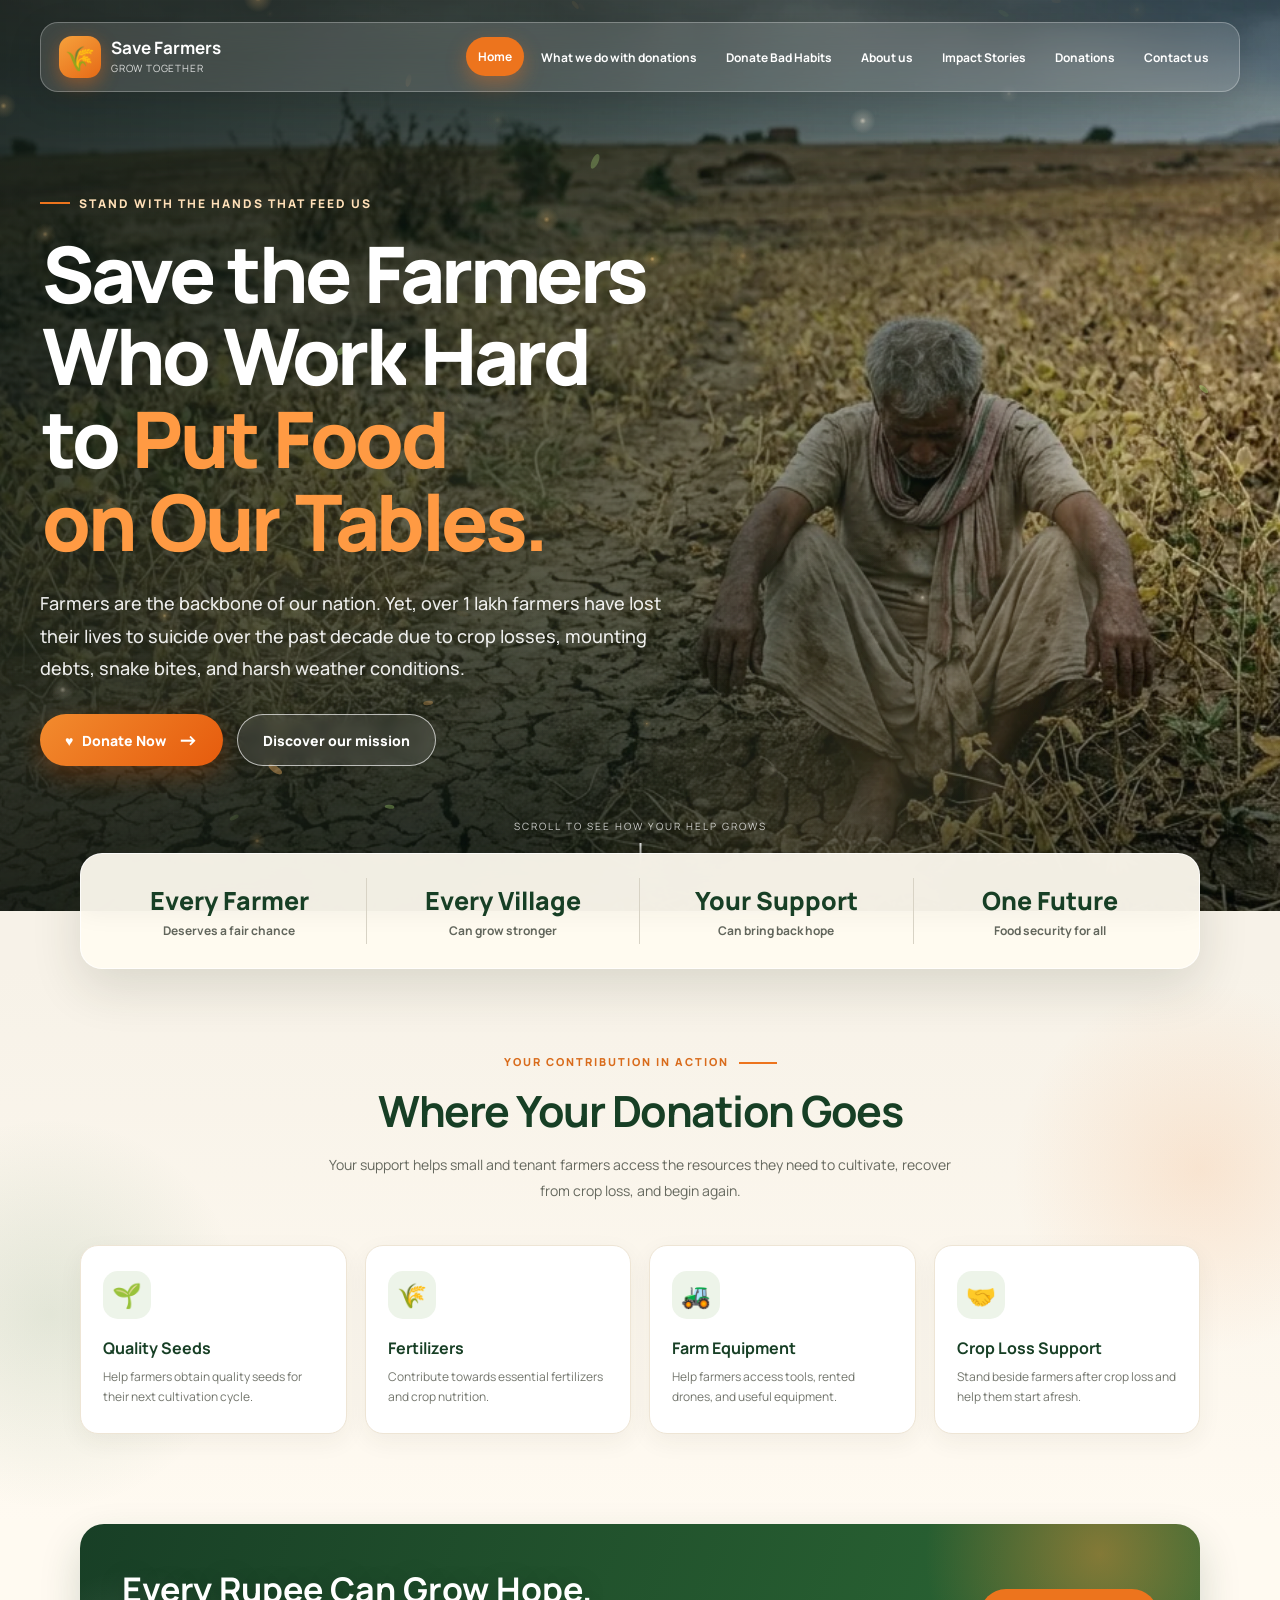
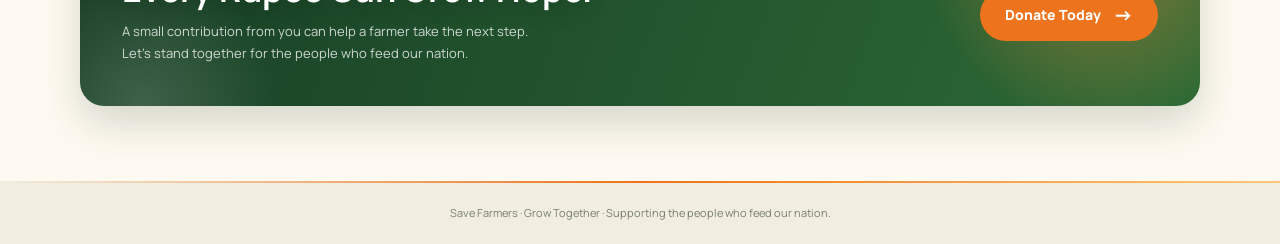
<file: index.html>
<!DOCTYPE html>
<html lang="en">
<head>
  <meta charset="UTF-8" />
  <meta name="viewport" content="width=device-width, initial-scale=1.0" />
  <meta name="description" content="Stand with farmers. Help them recover, cultivate, and grow again." />
  <title>Save Farmers | Grow Together</title>
  <link rel="preconnect" href="https://fonts.googleapis.com">
  <link rel="preconnect" href="https://fonts.gstatic.com" crossorigin>
  <link href="https://fonts.googleapis.com/css2?family=Manrope:wght@400;500;600;700;800&display=swap" rel="stylesheet">
  <style>
    :root {
      --green: #173f25;
      --green-dark: #102d1b;
      --orange: #ed741d;
      --cream: #fff8ec;
      --ink: #17251b;
    }
    * { box-sizing: border-box; }
    html { scroll-behavior: smooth; }
    body {
      margin: 0;
      font-family: "Manrope", Arial, sans-serif;
      color: var(--ink);
      background: #f7f2e8;
    }
    .hero {
      min-height: 100vh;
      position: relative;
      isolation: isolate;
      display: flex;
      flex-direction: column;
      background:
        linear-gradient(90deg, rgba(7, 20, 16, .82) 0%, rgba(10, 25, 18, .65) 42%, rgba(9, 20, 15, .16) 100%),
        linear-gradient(0deg, rgba(8, 20, 14, .42), transparent 42%),
        url("farmer-background.webp") center 54% / cover no-repeat;
    }
    .hero::after {
      content: "";
      position: absolute;
      inset: 0;
      z-index: -1;
      background: linear-gradient(180deg, rgba(0,0,0,.25), transparent 24%, transparent 72%, rgba(0,0,0,.22));
      pointer-events: none;
    }
    .navbar {
      width: min(1200px, calc(100% - 48px));
      margin: 22px auto 0;
      padding: 13px 18px;
      display: flex;
      align-items: center;
      justify-content: space-between;
      gap: 22px;
      border: 1px solid rgba(255,255,255,.27);
      border-radius: 18px;
      background: rgba(255,255,255,.13);
      backdrop-filter: blur(16px);
      -webkit-backdrop-filter: blur(16px);
      box-shadow: 0 10px 35px rgba(0,0,0,.12);
    }
    .brand {
      display: flex;
      align-items: center;
      gap: 10px;
      color: white;
      text-decoration: none;
      flex-shrink: 0;
    }
    .brand-mark {
      width: 42px; height: 42px;
      display: grid; place-items: center;
      border-radius: 13px;
      color: #fff;
      background: linear-gradient(145deg, #f6a13c, #e66a16);
      font-size: 24px;
    }
    .brand strong { display: block; font-size: 17px; line-height: 1.1; }
    .brand small { display: block; margin-top: 3px; color: rgba(255,255,255,.82); font-size: 10px; letter-spacing: .8px; }
    .nav-links { display: flex; align-items: center; gap: 5px; }
    .nav-links a {
      color: #fff;
      text-decoration: none;
      font-size: 12px;
      font-weight: 700;
      padding: 11px 12px;
      border-radius: 999px;
      transition: background .2s, transform .2s;
      white-space: nowrap;
    }
    .nav-links a:hover, .nav-links a.active { background: var(--orange); transform: translateY(-1px); }
    .hero-content {
      width: min(1200px, calc(100% - 48px));
      margin: auto;
      padding: 95px 0 145px;
      color: white;
    }
    .eyebrow {
      display: inline-flex;
      align-items: center;
      gap: 9px;
      margin-bottom: 20px;
      color: #ffe0b8;
      font-size: 12px;
      font-weight: 800;
      letter-spacing: 2px;
      text-transform: uppercase;
    }
    .eyebrow::before { content: ""; width: 30px; height: 2px; background: var(--orange); }
    h1 {
      max-width: 720px;
      margin: 0;
      font-size: clamp(42px, 6.2vw, 78px);
      line-height: 1.06;
      letter-spacing: -3.5px;
      font-weight: 800;
      text-wrap: balance;
    }
    h1 span { color: #ff9a43; }
    .hero-content p {
      max-width: 630px;
      margin: 25px 0 30px;
      color: rgba(255,255,255,.91);
      font-size: clamp(15px, 1.45vw, 18px);
      line-height: 1.8;
      font-weight: 500;
    }
    .actions { display: flex; align-items: center; flex-wrap: wrap; gap: 14px; }
    .btn {
      display: inline-flex;
      align-items: center;
      justify-content: center;
      gap: 12px;
      min-height: 52px;
      padding: 0 25px;
      border-radius: 999px;
      text-decoration: none;
      font-size: 14px;
      font-weight: 800;
      transition: transform .2s, box-shadow .2s;
    }
    .btn:hover { transform: translateY(-3px); box-shadow: 0 12px 25px rgba(0,0,0,.2); }
    .btn-primary { color: white; background: linear-gradient(135deg, #f28b2e, #e65b0d); box-shadow: 0 9px 24px rgba(221,91,14,.28); }
    .btn-outline { color: white; border: 1px solid rgba(255,255,255,.65); background: rgba(255,255,255,.1); }
    .btn .arrow { font-size: 20px; line-height: 1; }
    .scroll-note {
      position: absolute;
      bottom: 34px; left: 50%;
      transform: translateX(-50%);
      color: rgba(255,255,255,.78);
      font-size: 10px; letter-spacing: 2px; text-transform: uppercase;
    }
    .impact-wrap {
      position: relative;
      z-index: 2;
      width: min(1120px, calc(100% - 48px));
      margin: -58px auto 0;
    }
    .impact {
      display: grid;
      grid-template-columns: repeat(4, 1fr);
      padding: 24px 12px;
      border: 1px solid rgba(255,255,255,.8);
      border-radius: 22px;
      background: rgba(255,251,241,.94);
      box-shadow: 0 18px 50px rgba(44,48,30,.14);
      backdrop-filter: blur(14px);
    }
    .impact-item { text-align: center; padding: 5px 14px; border-right: 1px solid #d8d3c5; }
    .impact-item:last-child { border: 0; }
    .impact-item strong { display: block; color: var(--green); font-size: 25px; font-weight: 800; }
    .impact-item span { display: block; margin-top: 4px; color: #62665c; font-size: 12px; font-weight: 700; }
    .intro {
      padding: 85px 24px 90px;
      text-align: center;
      background: linear-gradient(180deg, #f7f2e8, #fffaf1);
    }
    .section-kicker { color: #d96c1c; font-size: 11px; font-weight: 800; letter-spacing: 2px; text-transform: uppercase; }
    .intro h2 { margin: 12px 0 12px; color: var(--green); font-size: clamp(29px, 4vw, 43px); letter-spacing: -1.5px; }
    .intro > p { max-width: 650px; margin: 0 auto; color: #65685e; line-height: 1.8; font-size: 14px; }
    .support-grid {
      width: min(1120px, 100%);
      margin: 42px auto 0;
      display: grid;
      grid-template-columns: repeat(4, 1fr);
      gap: 18px;
      text-align: left;
    }
    .support-card {
      padding: 25px 22px;
      border: 1px solid #eee5d5;
      border-radius: 18px;
      background: #fff;
      box-shadow: 0 8px 24px rgba(50,55,35,.06);
      transition: transform .2s, box-shadow .2s;
    }
    .support-card:hover { transform: translateY(-5px); box-shadow: 0 16px 30px rgba(50,55,35,.1); }
    .support-icon {
      width: 48px; height: 48px; display: grid; place-items: center;
      margin-bottom: 18px; border-radius: 15px;
      background: #edf4e9; color: #2c6a36; font-size: 24px;
    }
    .support-card h3 { margin: 0 0 8px; color: var(--green); font-size: 16px; }
    .support-card p { margin: 0; color: #73766d; font-size: 12px; line-height: 1.7; }
    .closing {
      padding: 0 24px 75px;
      background: #fffaf1;
    }
    .closing-inner {
      width: min(1120px, 100%);
      margin: auto;
      padding: 42px;
      display: flex; align-items: center; justify-content: space-between; gap: 25px;
      border-radius: 24px;
      color: white;
      background: linear-gradient(110deg, #183f26, #2d6a35);
      box-shadow: 0 18px 40px rgba(24,63,38,.18);
    }
    .closing h2 { margin: 0 0 8px; font-size: clamp(24px, 3vw, 34px); }
    .closing p { margin: 0; color: rgba(255,255,255,.78); font-size: 13px; line-height: 1.7; }
    .closing .btn { flex-shrink: 0; color: white; background: var(--orange); }
    footer { padding: 24px; text-align: center; color: #778071; background: #f1eddf; font-size: 11px; }
    @media (max-width: 980px) {
      .navbar { align-items: flex-start; flex-direction: column; }
      .nav-links { width: 100%; overflow-x: auto; padding-bottom: 3px; }
      .nav-links a { font-size: 11px; }
      .hero-content { padding-top: 85px; }
      .support-grid { grid-template-columns: repeat(2, 1fr); }
    }
    @media (max-width: 600px) {
      .hero { min-height: 790px; background-position: 58% center; }
      .navbar { width: calc(100% - 24px); margin-top: 12px; padding: 12px; border-radius: 14px; }
      .nav-links { gap: 2px; }
      .nav-links a { padding: 9px 10px; }
      .hero-content { width: calc(100% - 40px); padding: 100px 0 155px; margin: 0 auto; }
      h1 { font-size: clamp(39px, 11vw, 58px); letter-spacing: -2px; }
      .hero-content p { font-size: 14px; line-height: 1.7; }
      .btn { min-height: 48px; padding: 0 20px; }
      .impact-wrap { width: calc(100% - 24px); margin-top: -75px; }
      .impact { grid-template-columns: repeat(2, 1fr); padding: 12px 5px; }
      .impact-item { padding: 13px 5px; }
      .impact-item:nth-child(2) { border-right: 0; }
      .impact-item:nth-child(1), .impact-item:nth-child(2) { border-bottom: 1px solid #d8d3c5; }
      .impact-item strong { font-size: 20px; }
      .impact-item span { font-size: 10px; }
      .intro { padding: 65px 18px; }
      .support-grid { gap: 11px; }
      .support-card { padding: 18px 14px; }
      .support-card h3 { font-size: 14px; }
      .support-card p { font-size: 11px; }
      .closing { padding: 0 18px 55px; }
      .closing-inner { padding: 28px 22px; align-items: flex-start; flex-direction: column; }
    }
  
    /* ---- Mobile menu (tablet/phone only; laptop navbar unchanged) ---- */
    .menu-toggle { display:none; }
    @media (max-width:980px) {
      .navbar { flex-direction:row; align-items:center; flex-wrap:nowrap; position:relative; z-index:20; }
      .menu-toggle { display:flex; flex-direction:column; justify-content:center; align-items:stretch; gap:5px; width:46px; height:46px; margin-left:auto; padding:0 12px; border:1px solid rgba(255,255,255,.38); border-radius:14px; background:rgba(255,255,255,.16); cursor:pointer; -webkit-tap-highlight-color:transparent; }
      .menu-toggle span { display:block; height:2px; border-radius:2px; background:#fff; transition:transform .25s ease, opacity .2s ease; }
      .navbar.open .menu-toggle { background:var(--orange); border-color:var(--orange); }
      .navbar.open .menu-toggle span:nth-child(1) { transform:translateY(7px) rotate(45deg); }
      .navbar.open .menu-toggle span:nth-child(2) { opacity:0; }
      .navbar.open .menu-toggle span:nth-child(3) { transform:translateY(-7px) rotate(-45deg); }
      .nav-links { display:none; position:absolute; top:calc(100% + 10px); left:0; right:0; width:auto; flex-direction:column; align-items:stretch; gap:4px; padding:12px; overflow:visible; border:1px solid rgba(255,255,255,.2); border-radius:20px; background:rgba(14,40,25,.97); box-shadow:0 22px 44px rgba(0,0,0,.35); }
      .navbar.open .nav-links { display:flex; animation:menuIn .22s ease; }
      .nav-links a { display:flex; align-items:center; justify-content:space-between; padding:15px 16px; border-radius:13px; font-size:15px; white-space:normal; transform:none !important; }
      .nav-links a::after { content:"\203A"; opacity:.55; font-size:20px; line-height:1; }
      .nav-links a.active { background:var(--orange); }
      .nav-links a.active::after { opacity:1; }
      .hero.menu-open, .page-hero.menu-open { z-index:30; }
    }
    @keyframes menuIn { from { opacity:0; transform:translateY(-8px); } to { opacity:1; transform:none; } }
  </style>
  <script>document.documentElement.className+=" fx"</script>
  <link rel="stylesheet" href="effects.css">
</head>
<body>
  <header class="hero" id="home">
    <nav class="navbar" aria-label="Main navigation">
      <a class="brand" href="#home">
        <span class="brand-mark">🌾</span>
        <span><strong>Save Farmers</strong><small>GROW TOGETHER</small></span>
      </a>
      <button class="menu-toggle" type="button" aria-label="Open menu" aria-expanded="false" aria-controls="navlinks"><span></span><span></span><span></span></button>
      <div class="nav-links" id="navlinks">
        <a class="active" href="#home">Home</a>
        <a href="what-we-do-with-donations.html">What we do with donations</a>
        <a href="donate-bad-habits.html">Donate Bad Habits</a>
        <a href="aboutus.html">About us</a>
        <a href="impact-stories.html">Impact Stories</a>
        <a href="donations.html">Donations</a>
        <a href="contact.html">Contact us</a>
      </div>
    </nav>

    <main class="hero-content">
      <div class="eyebrow">Stand with the hands that feed us</div>
      <h1>Save the Farmers Who Work Hard to <span>Put Food on Our Tables.</span></h1>
      <p>Farmers are the backbone of our nation. Yet, over 1 lakh farmers have lost their lives to suicide over the past decade due to crop losses, mounting debts, snake bites, and harsh weather conditions.</p>
      <div class="actions">
        <a class="btn btn-primary" href="donations.html">♥ &nbsp; Donate Now <span class="arrow">→</span></a>
        <a class="btn btn-outline" href="#support">Discover our mission</a>
      </div>
    </main>
    <div class="scroll-note">Scroll to see how your help grows</div>
  </header>

  <section class="impact-wrap" id="impact" aria-label="Our impact">
    <div class="impact">
      <div class="impact-item"><strong>Every Farmer</strong><span>Deserves a fair chance</span></div>
      <div class="impact-item"><strong>Every Village</strong><span>Can grow stronger</span></div>
      <div class="impact-item"><strong>Your Support</strong><span>Can bring back hope</span></div>
      <div class="impact-item"><strong>One Future</strong><span>Food security for all</span></div>
    </div>
  </section>

  <section class="intro" id="support">
    <div class="section-kicker">Your contribution in action</div>
    <h2>Where Your Donation Goes</h2>
    <p>Your support helps small and tenant farmers access the resources they need to cultivate, recover from crop loss, and begin again.</p>
    <div class="support-grid">
      <article class="support-card">
        <div class="support-icon">🌱</div>
        <h3>Quality Seeds</h3>
        <p>Help farmers obtain quality seeds for their next cultivation cycle.</p>
      </article>
      <article class="support-card">
        <div class="support-icon">🌾</div>
        <h3>Fertilizers</h3>
        <p>Contribute towards essential fertilizers and crop nutrition.</p>
      </article>
      <article class="support-card">
        <div class="support-icon">🚜</div>
        <h3>Farm Equipment</h3>
        <p>Help farmers access tools, rented drones, and useful equipment.</p>
      </article>
      <article class="support-card">
        <div class="support-icon">🤝</div>
        <h3>Crop Loss Support</h3>
        <p>Stand beside farmers after crop loss and help them start afresh.</p>
      </article>
    </div>
  </section>

  <section class="closing" id="donate">
    <div class="closing-inner">
      <div>
        <h2>Every Rupee Can Grow Hope.</h2>
        <p>A small contribution from you can help a farmer take the next step.<br>Let's stand together for the people who feed our nation.</p>
      </div>
      <a class="btn" href="donations.html">Donate Today <span class="arrow">→</span></a>
    </div>
  </section>

  <footer id="contact">Save Farmers · Grow Together · Supporting the people who feed our nation.</footer>
  <script>
    (function () {
      var nav = document.querySelector('.navbar'), btn = document.querySelector('.menu-toggle');
      if (!nav || !btn) return;
      var host = nav.closest('header');
      function setOpen(o) {
        nav.classList.toggle('open', o);
        if (host) host.classList.toggle('menu-open', o);
        btn.setAttribute('aria-expanded', o ? 'true' : 'false');
      }
      btn.addEventListener('click', function (e) { e.stopPropagation(); setOpen(!nav.classList.contains('open')); });
      nav.querySelectorAll('.nav-links a').forEach(function (a) { a.addEventListener('click', function () { setOpen(false); }); });
      document.addEventListener('click', function (e) { if (!nav.contains(e.target)) setOpen(false); });
      document.addEventListener('keydown', function (e) { if (e.key === 'Escape') setOpen(false); });
      window.addEventListener('resize', function () { if (window.innerWidth > 980) setOpen(false); });
    })();
  </script>
  <script src="effects.js" defer></script>
</body>
</html>
</file>
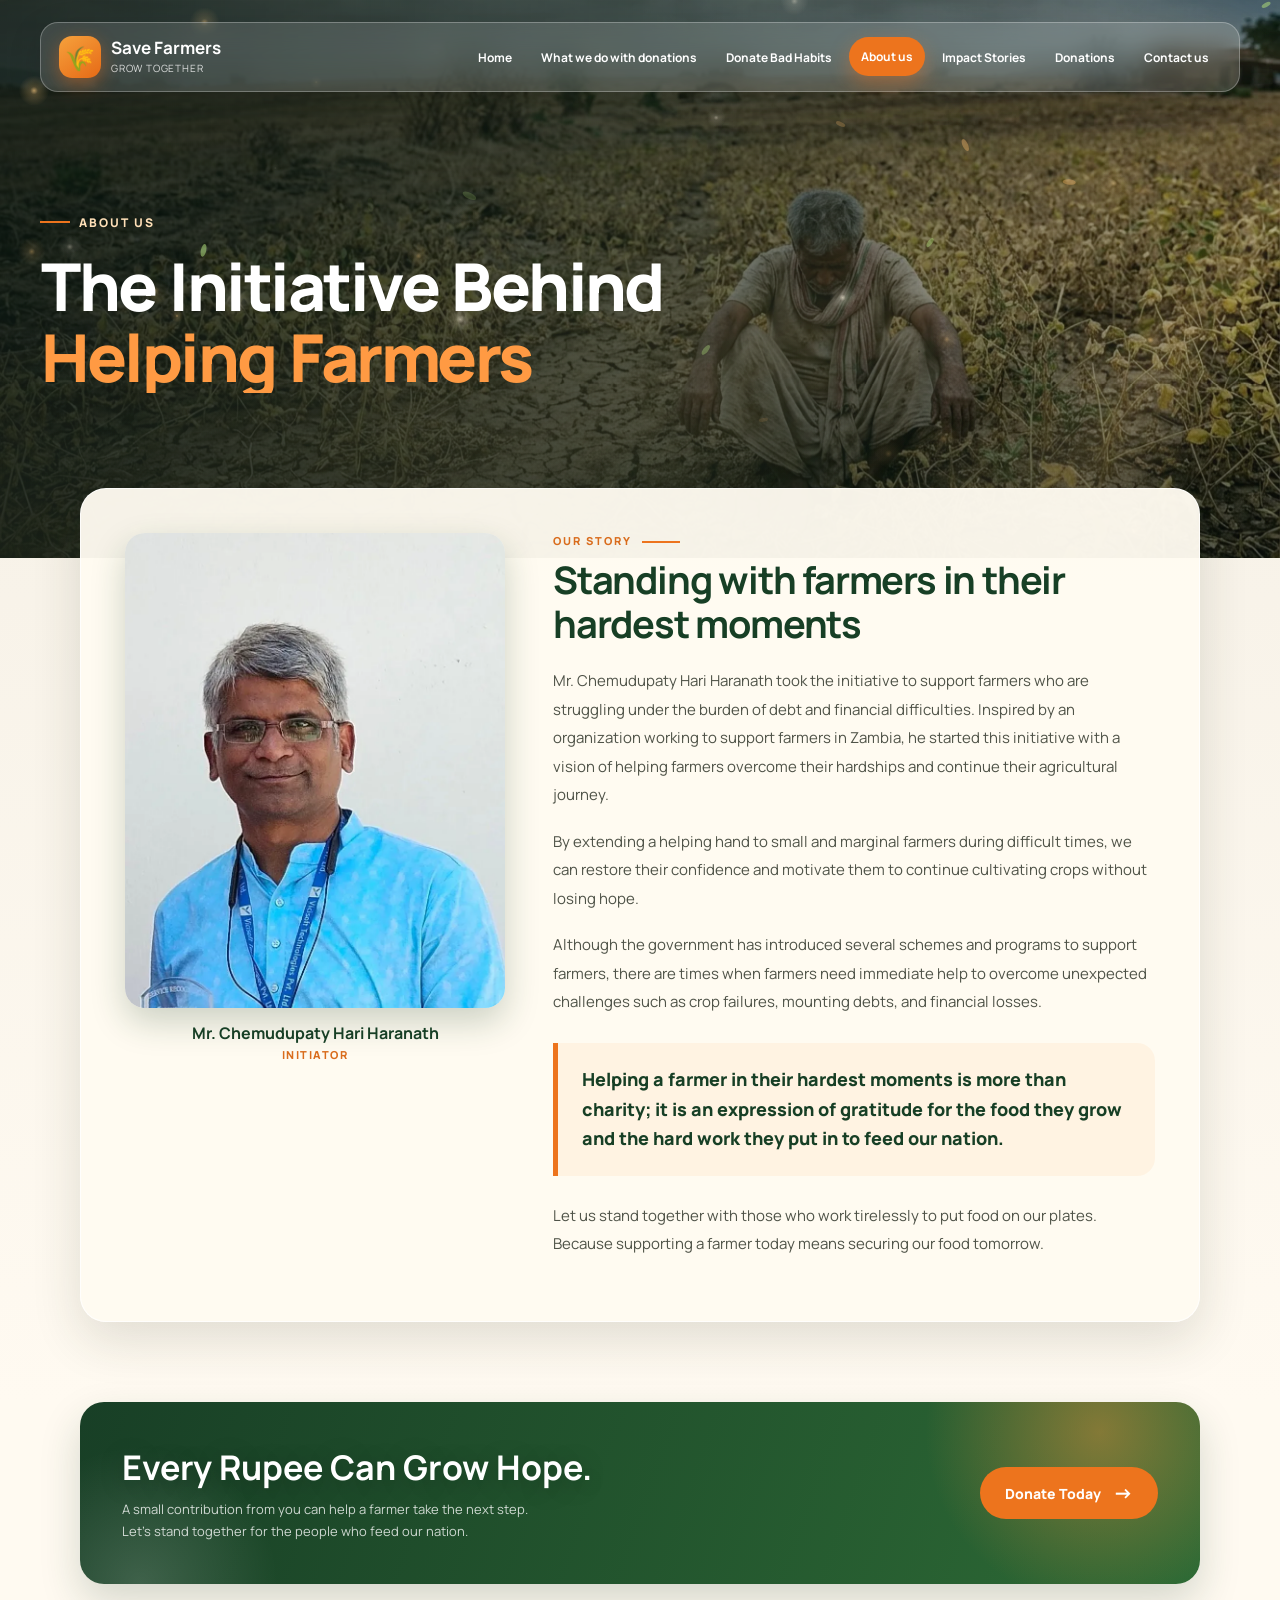
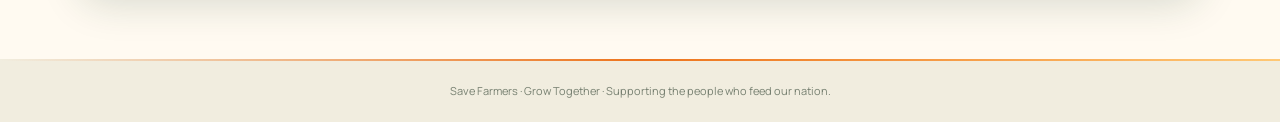
<file: aboutus.html>
<!DOCTYPE html>
<html lang="en">
<head>
  <meta charset="UTF-8" />
  <meta name="viewport" content="width=device-width, initial-scale=1.0" />
  <meta name="description" content="The initiative behind helping farmers: why Mr. Chemudupaty Hari Haranath started Save Farmers." />
  <title>About Us | Save Farmers | Grow Together</title>
  <link rel="preconnect" href="https://fonts.googleapis.com">
  <link rel="preconnect" href="https://fonts.gstatic.com" crossorigin>
  <link href="https://fonts.googleapis.com/css2?family=Manrope:wght@400;500;600;700;800&display=swap" rel="stylesheet">
  <style>
    :root { --green:#173f25; --green-dark:#102d1b; --orange:#ed741d; --cream:#fff8ec; --ink:#17251b; }
    * { box-sizing: border-box; }
    html { scroll-behavior: smooth; }
    body { margin:0; font-family:"Manrope",Arial,sans-serif; color:var(--ink); background:#f7f2e8; }
    .page-hero {
      position:relative; isolation:isolate; display:flex; flex-direction:column; min-height:62vh;
      background:
        linear-gradient(90deg, rgba(7,20,16,.85) 0%, rgba(10,25,18,.68) 50%, rgba(9,20,15,.3) 100%),
        linear-gradient(0deg, rgba(8,20,14,.42), transparent 42%),
        url("farmer-background.webp") center 54% / cover no-repeat;
    }
    .navbar {
      width:min(1200px, calc(100% - 48px)); margin:22px auto 0; padding:13px 18px;
      display:flex; align-items:center; justify-content:space-between; gap:22px;
      border:1px solid rgba(255,255,255,.27); border-radius:18px; background:rgba(255,255,255,.13);
      backdrop-filter:blur(16px); -webkit-backdrop-filter:blur(16px); box-shadow:0 10px 35px rgba(0,0,0,.12);
    }
    .brand { display:flex; align-items:center; gap:10px; color:#fff; text-decoration:none; flex-shrink:0; }
    .brand-mark { width:42px; height:42px; display:grid; place-items:center; border-radius:13px; color:#fff; background:linear-gradient(145deg,#f6a13c,#e66a16); font-size:24px; }
    .brand strong { display:block; font-size:17px; line-height:1.1; }
    .brand small { display:block; margin-top:3px; color:rgba(255,255,255,.82); font-size:10px; letter-spacing:.8px; }
    .nav-links { display:flex; align-items:center; gap:5px; }
    .nav-links a { color:#fff; text-decoration:none; font-size:12px; font-weight:700; padding:11px 12px; border-radius:999px; transition:background .2s, transform .2s; white-space:nowrap; }
    .nav-links a:hover, .nav-links a.active { background:var(--orange); transform:translateY(-1px); }
    .hero-content { width:min(1200px, calc(100% - 48px)); margin:auto; padding:70px 0 120px; color:#fff; }
    .eyebrow { display:inline-flex; align-items:center; gap:9px; margin-bottom:20px; color:#ffe0b8; font-size:12px; font-weight:800; letter-spacing:2px; text-transform:uppercase; }
    .eyebrow::before { content:""; width:30px; height:2px; background:var(--orange); }
    h1 { max-width:760px; margin:0; font-size:clamp(36px,5.4vw,66px); line-height:1.08; letter-spacing:-2.5px; font-weight:800; text-wrap:balance; }
    h1 span { color:#ff9a43; }

    .story { padding:0 24px 80px; background:linear-gradient(180deg,#f7f2e8,#fffaf1); }
    .story-card {
      position:relative; z-index:2; width:min(1120px,100%); margin:-70px auto 0; padding:44px;
      display:grid; grid-template-columns:minmax(260px,380px) 1fr; gap:48px; align-items:start;
      border:1px solid rgba(255,255,255,.8); border-radius:26px; background:rgba(255,251,241,.96);
      box-shadow:0 18px 50px rgba(44,48,30,.14);
    }
    .portrait { margin:0; position:sticky; top:24px; }
    .portrait img { display:block; width:100%; aspect-ratio:4/5; object-fit:cover; object-position:50% 18%; border-radius:20px; box-shadow:0 14px 34px rgba(23,63,37,.22); }
    .portrait figcaption { margin-top:14px; text-align:center; }
    .portrait figcaption strong { display:block; color:var(--green); font-size:16px; }
    .portrait figcaption span { display:block; margin-top:3px; color:#d96c1c; font-size:11px; font-weight:800; letter-spacing:1.5px; text-transform:uppercase; }
    .section-kicker { color:#d96c1c; font-size:11px; font-weight:800; letter-spacing:2px; text-transform:uppercase; }
    .story-text h2 { margin:10px 0 22px; color:var(--green); font-size:clamp(26px,3.4vw,38px); letter-spacing:-1.2px; line-height:1.15; }
    .story-text p { margin:0 0 18px; color:#4f5348; font-size:15px; line-height:1.9; }
    .highlight {
      margin:26px 0; padding:22px 24px; border-left:5px solid var(--orange); border-radius:0 18px 18px 0;
      background:#fff3e2; color:var(--green); font-size:18px; font-weight:800; line-height:1.65;
    }
    .final-line { color:var(--green)!important; font-weight:700; font-size:16px!important; margin-bottom:0!important; }

    .closing { padding:0 24px 75px; background:#fffaf1; }
    .closing-inner { width:min(1120px,100%); margin:auto; padding:42px; display:flex; align-items:center; justify-content:space-between; gap:25px; border-radius:24px; color:#fff; background:linear-gradient(110deg,#183f26,#2d6a35); box-shadow:0 18px 40px rgba(24,63,38,.18); }
    .closing h2 { margin:0 0 8px; font-size:clamp(24px,3vw,34px); }
    .closing p { margin:0; color:rgba(255,255,255,.78); font-size:13px; line-height:1.7; }
    .btn { display:inline-flex; align-items:center; justify-content:center; gap:12px; min-height:52px; padding:0 25px; border-radius:999px; text-decoration:none; font-size:14px; font-weight:800; color:#fff; background:var(--orange); flex-shrink:0; transition:transform .2s, box-shadow .2s; }
    .btn:hover { transform:translateY(-3px); box-shadow:0 12px 25px rgba(0,0,0,.2); }
    .btn .arrow { font-size:20px; line-height:1; }
    footer { padding:24px; text-align:center; color:#778071; background:#f1eddf; font-size:11px; }

    @media (max-width:980px) {
      .navbar { align-items:flex-start; flex-direction:column; }
      .nav-links { width:100%; overflow-x:auto; padding-bottom:3px; }
      .nav-links a { font-size:11px; }
      .story-card { grid-template-columns:1fr; padding:30px 24px; gap:30px; }
      .portrait { position:static; max-width:380px; margin:0 auto; }
    }
    @media (max-width:600px) {
      .navbar { width:calc(100% - 24px); margin-top:12px; padding:12px; border-radius:14px; }
      .nav-links { gap:2px; }
      .nav-links a { padding:9px 10px; }
      .hero-content { width:calc(100% - 40px); padding:60px 0 110px; }
      h1 { letter-spacing:-1.5px; }
      .story { padding:0 14px 60px; }
      .story-card { margin-top:-55px; padding:22px 18px; border-radius:20px; }
      .story-text p { font-size:14px; }
      .highlight { font-size:16px; padding:18px; }
      .closing { padding:0 18px 55px; }
      .closing-inner { padding:28px 22px; align-items:flex-start; flex-direction:column; }
    }
  
    /* ---- Mobile menu (tablet/phone only; laptop navbar unchanged) ---- */
    .menu-toggle { display:none; }
    @media (max-width:980px) {
      .navbar { flex-direction:row; align-items:center; flex-wrap:nowrap; position:relative; z-index:20; }
      .menu-toggle { display:flex; flex-direction:column; justify-content:center; align-items:stretch; gap:5px; width:46px; height:46px; margin-left:auto; padding:0 12px; border:1px solid rgba(255,255,255,.38); border-radius:14px; background:rgba(255,255,255,.16); cursor:pointer; -webkit-tap-highlight-color:transparent; }
      .menu-toggle span { display:block; height:2px; border-radius:2px; background:#fff; transition:transform .25s ease, opacity .2s ease; }
      .navbar.open .menu-toggle { background:var(--orange); border-color:var(--orange); }
      .navbar.open .menu-toggle span:nth-child(1) { transform:translateY(7px) rotate(45deg); }
      .navbar.open .menu-toggle span:nth-child(2) { opacity:0; }
      .navbar.open .menu-toggle span:nth-child(3) { transform:translateY(-7px) rotate(-45deg); }
      .nav-links { display:none; position:absolute; top:calc(100% + 10px); left:0; right:0; width:auto; flex-direction:column; align-items:stretch; gap:4px; padding:12px; overflow:visible; border:1px solid rgba(255,255,255,.2); border-radius:20px; background:rgba(14,40,25,.97); box-shadow:0 22px 44px rgba(0,0,0,.35); }
      .navbar.open .nav-links { display:flex; animation:menuIn .22s ease; }
      .nav-links a { display:flex; align-items:center; justify-content:space-between; padding:15px 16px; border-radius:13px; font-size:15px; white-space:normal; transform:none !important; }
      .nav-links a::after { content:"\203A"; opacity:.55; font-size:20px; line-height:1; }
      .nav-links a.active { background:var(--orange); }
      .nav-links a.active::after { opacity:1; }
      .hero.menu-open, .page-hero.menu-open { z-index:30; }
    }
    @keyframes menuIn { from { opacity:0; transform:translateY(-8px); } to { opacity:1; transform:none; } }
  </style>
  <script>document.documentElement.className+=" fx"</script>
  <link rel="stylesheet" href="effects.css">
</head>
<body>
  <header class="page-hero" id="home">
    <nav class="navbar" aria-label="Main navigation">
      <a class="brand" href="index.html">
        <span class="brand-mark">🌾</span>
        <span><strong>Save Farmers</strong><small>GROW TOGETHER</small></span>
      </a>
      <button class="menu-toggle" type="button" aria-label="Open menu" aria-expanded="false" aria-controls="navlinks"><span></span><span></span><span></span></button>
      <div class="nav-links" id="navlinks">
        <a href="index.html">Home</a>
        <a href="what-we-do-with-donations.html">What we do with donations</a>
        <a href="donate-bad-habits.html">Donate Bad Habits</a>
        <a class="active" href="aboutus.html">About us</a>
        <a href="impact-stories.html">Impact Stories</a>
        <a href="donations.html">Donations</a>
        <a href="contact.html">Contact us</a>
      </div>
    </nav>
    <div class="hero-content">
      <div class="eyebrow">About us</div>
      <h1>The Initiative Behind <span>Helping Farmers</span></h1>
    </div>
  </header>

  <section class="story" id="about">
    <div class="story-card">
      <figure class="portrait">
        <img src="hari-haranath.webp" alt="Mr. Chemudupaty Hari Haranath" />
        <figcaption>
          <strong>Mr. Chemudupaty Hari Haranath</strong>
          <span>Initiator</span>
        </figcaption>
      </figure>

      <div class="story-text">
        <div class="section-kicker">Our story</div>
        <h2>Standing with farmers in their hardest moments</h2>
        <p>Mr. Chemudupaty Hari Haranath took the initiative to support farmers who are struggling under the burden of debt and financial difficulties. Inspired by an organization working to support farmers in Zambia, he started this initiative with a vision of helping farmers overcome their hardships and continue their agricultural journey.</p>
        <p>By extending a helping hand to small and marginal farmers during difficult times, we can restore their confidence and motivate them to continue cultivating crops without losing hope.</p>
        <p>Although the government has introduced several schemes and programs to support farmers, there are times when farmers need immediate help to overcome unexpected challenges such as crop failures, mounting debts, and financial losses.</p>
        <div class="highlight">Helping a farmer in their hardest moments is more than charity; it is an expression of gratitude for the food they grow and the hard work they put in to feed our nation.</div>
        <p>Let us stand together with those who work tirelessly to put food on our plates. Because supporting a farmer today means securing our food tomorrow.</p>
      </div>
    </div>
  </section>

  <section class="closing" id="donate">
    <div class="closing-inner">
      <div>
        <h2>Every Rupee Can Grow Hope.</h2>
        <p>A small contribution from you can help a farmer take the next step.<br>Let's stand together for the people who feed our nation.</p>
      </div>
      <a class="btn" href="donations.html">Donate Today <span class="arrow">→</span></a>
    </div>
  </section>

  <footer id="contact">Save Farmers · Grow Together · Supporting the people who feed our nation.</footer>
  <script>
    (function () {
      var nav = document.querySelector('.navbar'), btn = document.querySelector('.menu-toggle');
      if (!nav || !btn) return;
      var host = nav.closest('header');
      function setOpen(o) {
        nav.classList.toggle('open', o);
        if (host) host.classList.toggle('menu-open', o);
        btn.setAttribute('aria-expanded', o ? 'true' : 'false');
      }
      btn.addEventListener('click', function (e) { e.stopPropagation(); setOpen(!nav.classList.contains('open')); });
      nav.querySelectorAll('.nav-links a').forEach(function (a) { a.addEventListener('click', function () { setOpen(false); }); });
      document.addEventListener('click', function (e) { if (!nav.contains(e.target)) setOpen(false); });
      document.addEventListener('keydown', function (e) { if (e.key === 'Escape') setOpen(false); });
      window.addEventListener('resize', function () { if (window.innerWidth > 980) setOpen(false); });
    })();
  </script>
  <script src="effects.js" defer></script>
</body>
</html>
</file>
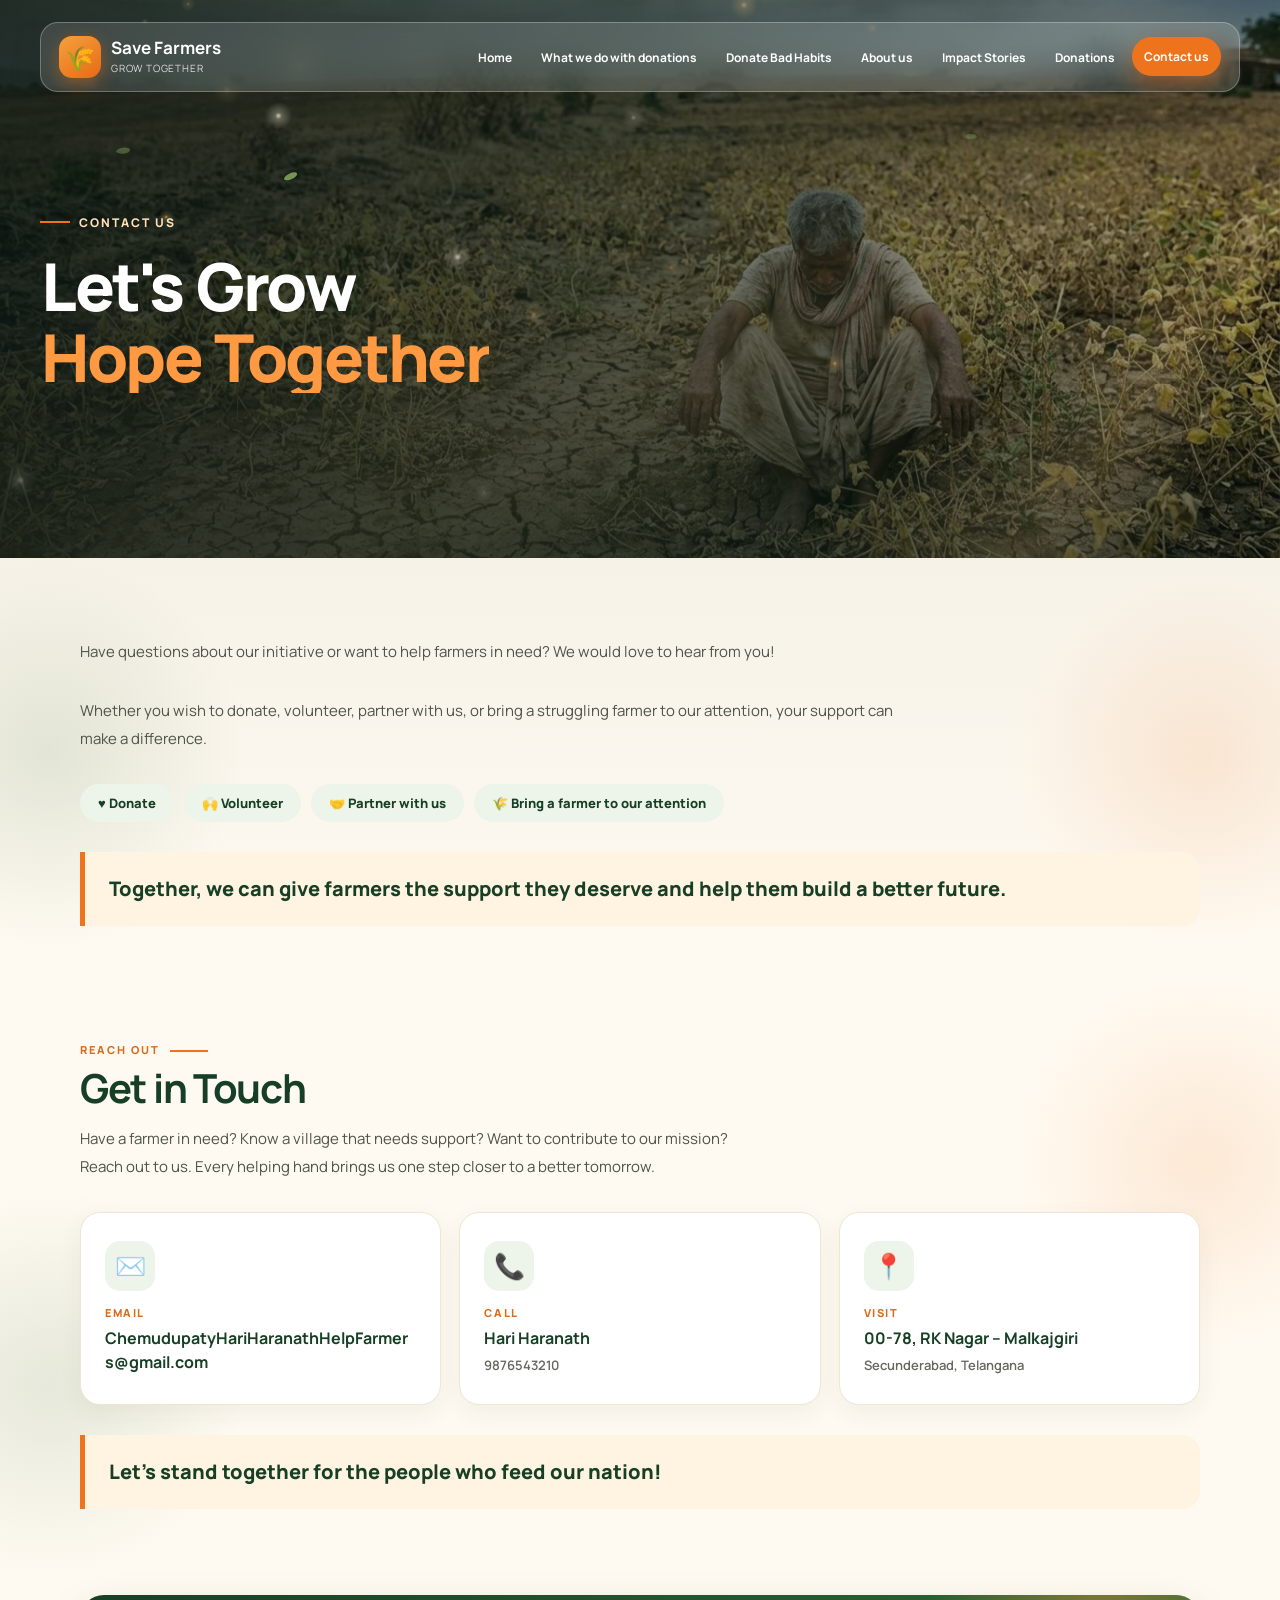
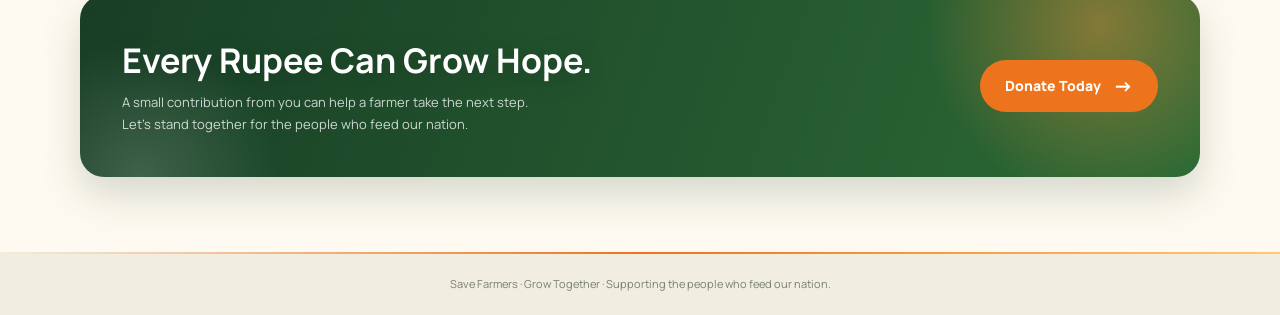
<file: contact.html>
<!DOCTYPE html>
<html lang="en">
<head>
  <meta charset="UTF-8" />
  <meta name="viewport" content="width=device-width, initial-scale=1.0" />
  <meta name="description" content="Get in touch to donate, volunteer, partner with us, or bring a farmer in need to our attention." />
  <title>Contact Us | Save Farmers | Grow Together</title>
  <link rel="preconnect" href="https://fonts.googleapis.com">
  <link rel="preconnect" href="https://fonts.gstatic.com" crossorigin>
  <link href="https://fonts.googleapis.com/css2?family=Manrope:wght@400;500;600;700;800&display=swap" rel="stylesheet">
  <style>

    :root { --green:#173f25; --green-dark:#102d1b; --orange:#ed741d; --cream:#fff8ec; --ink:#17251b; }
    * { box-sizing: border-box; }
    html { scroll-behavior: smooth; }
    body { margin:0; font-family:"Manrope",Arial,sans-serif; color:var(--ink); background:#f7f2e8; }
    .page-hero {
      position:relative; isolation:isolate; display:flex; flex-direction:column; min-height:62vh;
      background:
        linear-gradient(90deg, rgba(7,20,16,.85) 0%, rgba(10,25,18,.68) 50%, rgba(9,20,15,.3) 100%),
        linear-gradient(0deg, rgba(8,20,14,.42), transparent 42%),
        url("farmer-background.webp") center 54% / cover no-repeat;
    }
    .navbar {
      width:min(1200px, calc(100% - 48px)); margin:22px auto 0; padding:13px 18px;
      display:flex; align-items:center; justify-content:space-between; gap:22px;
      border:1px solid rgba(255,255,255,.27); border-radius:18px; background:rgba(255,255,255,.13);
      backdrop-filter:blur(16px); -webkit-backdrop-filter:blur(16px); box-shadow:0 10px 35px rgba(0,0,0,.12);
    }
    .brand { display:flex; align-items:center; gap:10px; color:#fff; text-decoration:none; flex-shrink:0; }
    .brand-mark { width:42px; height:42px; display:grid; place-items:center; border-radius:13px; color:#fff; background:linear-gradient(145deg,#f6a13c,#e66a16); font-size:24px; }
    .brand strong { display:block; font-size:17px; line-height:1.1; }
    .brand small { display:block; margin-top:3px; color:rgba(255,255,255,.82); font-size:10px; letter-spacing:.8px; }
    .nav-links { display:flex; align-items:center; gap:5px; }
    .nav-links a { color:#fff; text-decoration:none; font-size:12px; font-weight:700; padding:11px 12px; border-radius:999px; transition:background .2s, transform .2s; white-space:nowrap; }
    .nav-links a:hover, .nav-links a.active { background:var(--orange); transform:translateY(-1px); }
    .hero-content { width:min(1200px, calc(100% - 48px)); margin:auto; padding:70px 0 120px; color:#fff; }
    .eyebrow { display:inline-flex; align-items:center; gap:9px; margin-bottom:20px; color:#ffe0b8; font-size:12px; font-weight:800; letter-spacing:2px; text-transform:uppercase; }
    .eyebrow::before { content:""; width:30px; height:2px; background:var(--orange); }
    h1 { max-width:760px; margin:0; font-size:clamp(36px,5.4vw,66px); line-height:1.08; letter-spacing:-2.5px; font-weight:800; text-wrap:balance; }
    h1 span { color:#ff9a43; }


    .section { padding:80px 24px 20px; background:linear-gradient(180deg,#f7f2e8,#fffaf1); }
    .section.alt { background:#fffaf1; padding-bottom:70px; }
    .wrap { width:min(1120px,100%); margin:auto; }
    .num { display:inline-grid; place-items:center; width:46px; height:46px; margin-bottom:14px; border-radius:14px; color:#fff; font-weight:800; font-size:20px; background:linear-gradient(145deg,#f6a13c,#e66a16); }
    .section-kicker { color:#d96c1c; font-size:11px; font-weight:800; letter-spacing:2px; text-transform:uppercase; }
    .wrap h2 { margin:8px 0 14px; color:var(--green); font-size:clamp(26px,3.6vw,40px); letter-spacing:-1.3px; line-height:1.15; }
    .lead { max-width:780px; margin:0 0 30px; color:#4f5348; font-size:15px; line-height:1.9; }
    .photos { display:grid; grid-template-columns:1fr 1fr; gap:18px; margin-bottom:34px; }
    .photos img { display:block; width:100%; aspect-ratio:16/10; object-fit:cover; border-radius:22px; box-shadow:0 14px 34px rgba(23,63,37,.2); }
    .photos .tall { object-position:78% 70%; }
    .sub { margin:0 0 16px; color:var(--green); font-size:17px; font-weight:800; }
    .cards { display:grid; grid-template-columns:repeat(auto-fit,minmax(210px,1fr)); gap:16px; margin:0 0 30px; padding:0; list-style:none; }
    .cards li { padding:22px 20px; border:1px solid #eee5d5; border-radius:18px; background:#fff; box-shadow:0 8px 24px rgba(50,55,35,.06); color:#4f5348; font-size:13px; line-height:1.7; font-weight:600; transition:transform .2s, box-shadow .2s; }
    .cards li:hover { transform:translateY(-5px); box-shadow:0 16px 30px rgba(50,55,35,.1); }
    .cards .ic { display:grid; place-items:center; width:44px; height:44px; margin-bottom:12px; border-radius:14px; background:#edf4e9; font-size:22px; }
    .goal { margin:0 0 30px; padding:20px 24px; border-radius:18px; background:#edf4e9; color:var(--green); font-size:14px; line-height:1.8; font-weight:700; }
    .highlight { margin:6px 0 16px; padding:22px 24px; border-left:5px solid var(--orange); border-radius:0 18px 18px 0; background:#fff3e2; color:var(--green); font-size:20px; font-weight:800; line-height:1.5; }
    .after { margin:0; color:#4f5348; font-size:15px; line-height:1.9; }
    .closing { padding:0 24px 75px; background:#fffaf1; }
    .closing-inner { width:min(1120px,100%); margin:auto; padding:42px; display:flex; align-items:center; justify-content:space-between; gap:25px; border-radius:24px; color:#fff; background:linear-gradient(110deg,#183f26,#2d6a35); box-shadow:0 18px 40px rgba(24,63,38,.18); }
    .closing h2 { margin:0 0 8px; font-size:clamp(24px,3vw,34px); }
    .closing p { margin:0; color:rgba(255,255,255,.78); font-size:13px; line-height:1.7; }
    .btn { display:inline-flex; align-items:center; justify-content:center; gap:12px; min-height:52px; padding:0 25px; border-radius:999px; text-decoration:none; font-size:14px; font-weight:800; color:#fff; background:var(--orange); flex-shrink:0; transition:transform .2s, box-shadow .2s; }
    .btn:hover { transform:translateY(-3px); box-shadow:0 12px 25px rgba(0,0,0,.2); }
    .btn .arrow { font-size:20px; line-height:1; }
    footer { padding:24px; text-align:center; color:#778071; background:#f1eddf; font-size:11px; }

    @media (max-width:980px) {
      .navbar { align-items:flex-start; flex-direction:column; }
      .nav-links { width:100%; overflow-x:auto; padding-bottom:3px; }
      .nav-links a { font-size:11px; }
      .story-card { grid-template-columns:1fr; padding:30px 24px; gap:30px; }
      .portrait { position:static; max-width:380px; margin:0 auto; }
    }
    @media (max-width:600px) {
      .navbar { width:calc(100% - 24px); margin-top:12px; padding:12px; border-radius:14px; }
      .nav-links { gap:2px; }
      .nav-links a { padding:9px 10px; }
      .hero-content { width:calc(100% - 40px); padding:60px 0 110px; }
      h1 { letter-spacing:-1.5px; }
      .story { padding:0 14px 60px; }
      .story-card { margin-top:-55px; padding:22px 18px; border-radius:20px; }
      .story-text p { font-size:14px; }
      .highlight { font-size:16px; padding:18px; }
      .closing { padding:0 18px 55px; }
      .closing-inner { padding:28px 22px; align-items:flex-start; flex-direction:column; }
    }
      @media (max-width:700px) { .photos { grid-template-columns:1fr; } .section { padding:60px 18px 10px; } .section.alt { padding-bottom:55px; } .highlight { font-size:17px; } }
  
    .poster { display:block; width:100%; height:auto; margin:0 0 30px; border-radius:22px; box-shadow:0 14px 34px rgba(23,63,37,.22); }
    .eq { display:inline-block; margin:0 0 14px; padding:8px 16px; border-radius:999px; background:#edf4e9; color:var(--green); font-size:12px; font-weight:800; letter-spacing:.3px; }
    .lead strong, .after strong { color:var(--green); }
    .intro-note { max-width:820px; }
    .benefits { margin:0 0 30px; padding:0; list-style:none; display:grid; grid-template-columns:repeat(auto-fit,minmax(240px,1fr)); gap:16px; }
    .benefits li { padding:22px 20px; border:1px solid #eee5d5; border-radius:18px; background:#fff; box-shadow:0 8px 24px rgba(50,55,35,.06); color:#4f5348; font-size:14px; line-height:1.7; font-weight:600; }
    .benefits .ic { display:grid; place-items:center; width:44px; height:44px; margin-bottom:12px; border-radius:14px; background:#edf4e9; font-size:22px; }
    .tagline { margin:0 0 14px; color:var(--green); font-size:clamp(20px,3vw,30px); font-weight:800; line-height:1.3; letter-spacing:-.5px; text-transform:uppercase; }
    .italic { margin:0; color:#4f5348; font-size:15px; line-height:1.9; font-style:italic; }
  
    .contact-grid { display:grid; grid-template-columns:repeat(auto-fit,minmax(260px,1fr)); gap:18px; margin:0 0 30px; }
    .contact-card { display:block; padding:28px 24px; border:1px solid #eee5d5; border-radius:20px; background:#fff; box-shadow:0 8px 24px rgba(50,55,35,.06); color:inherit; text-decoration:none; transition:transform .2s, box-shadow .2s; }
    a.contact-card:hover { transform:translateY(-5px); box-shadow:0 16px 30px rgba(50,55,35,.1); }
    .contact-card .ic { display:grid; place-items:center; width:50px; height:50px; margin-bottom:14px; border-radius:15px; background:#edf4e9; font-size:25px; }
    .contact-card small { display:block; margin-bottom:6px; color:#d96c1c; font-size:11px; font-weight:800; letter-spacing:1.6px; text-transform:uppercase; }
    .contact-card strong { display:block; color:var(--green); font-size:16px; line-height:1.5; overflow-wrap:anywhere; }
    .contact-card span { display:block; margin-top:4px; color:#65685e; font-size:13px; line-height:1.7; font-weight:600; }
    .ways { margin:0 0 30px; padding:0; list-style:none; display:flex; flex-wrap:wrap; gap:10px; }
    .ways li { padding:10px 18px; border-radius:999px; background:#edf4e9; color:var(--green); font-size:13px; font-weight:800; }
  
    /* ---- Mobile menu (tablet/phone only; laptop navbar unchanged) ---- */
    .menu-toggle { display:none; }
    @media (max-width:980px) {
      .navbar { flex-direction:row; align-items:center; flex-wrap:nowrap; position:relative; z-index:20; }
      .menu-toggle { display:flex; flex-direction:column; justify-content:center; align-items:stretch; gap:5px; width:46px; height:46px; margin-left:auto; padding:0 12px; border:1px solid rgba(255,255,255,.38); border-radius:14px; background:rgba(255,255,255,.16); cursor:pointer; -webkit-tap-highlight-color:transparent; }
      .menu-toggle span { display:block; height:2px; border-radius:2px; background:#fff; transition:transform .25s ease, opacity .2s ease; }
      .navbar.open .menu-toggle { background:var(--orange); border-color:var(--orange); }
      .navbar.open .menu-toggle span:nth-child(1) { transform:translateY(7px) rotate(45deg); }
      .navbar.open .menu-toggle span:nth-child(2) { opacity:0; }
      .navbar.open .menu-toggle span:nth-child(3) { transform:translateY(-7px) rotate(-45deg); }
      .nav-links { display:none; position:absolute; top:calc(100% + 10px); left:0; right:0; width:auto; flex-direction:column; align-items:stretch; gap:4px; padding:12px; overflow:visible; border:1px solid rgba(255,255,255,.2); border-radius:20px; background:rgba(14,40,25,.97); box-shadow:0 22px 44px rgba(0,0,0,.35); }
      .navbar.open .nav-links { display:flex; animation:menuIn .22s ease; }
      .nav-links a { display:flex; align-items:center; justify-content:space-between; padding:15px 16px; border-radius:13px; font-size:15px; white-space:normal; transform:none !important; }
      .nav-links a::after { content:"\203A"; opacity:.55; font-size:20px; line-height:1; }
      .nav-links a.active { background:var(--orange); }
      .nav-links a.active::after { opacity:1; }
      .hero.menu-open, .page-hero.menu-open { z-index:30; }
    }
    @keyframes menuIn { from { opacity:0; transform:translateY(-8px); } to { opacity:1; transform:none; } }
  </style>
  <script>document.documentElement.className+=" fx"</script>
  <link rel="stylesheet" href="effects.css">
</head>
<body>
  <header class="page-hero" id="home">
    <nav class="navbar" aria-label="Main navigation">
      <a class="brand" href="index.html">
        <span class="brand-mark">🌾</span>
        <span><strong>Save Farmers</strong><small>GROW TOGETHER</small></span>
      </a>
      <button class="menu-toggle" type="button" aria-label="Open menu" aria-expanded="false" aria-controls="navlinks"><span></span><span></span><span></span></button>
      <div class="nav-links" id="navlinks">
        <a href="index.html">Home</a>
        <a href="what-we-do-with-donations.html">What we do with donations</a>
        <a href="donate-bad-habits.html">Donate Bad Habits</a>
        <a href="aboutus.html">About us</a>
        <a href="impact-stories.html">Impact Stories</a>
        <a href="donations.html">Donations</a>
        <a class="active" href="contact.html">Contact us</a>
      </div>
    </nav>
    <div class="hero-content">
      <div class="eyebrow">Contact us</div>
      <h1>Let's Grow <span>Hope Together</span></h1>
    </div>
  </header>

  <section class="section" id="intro">
    <div class="wrap">
      <p class="lead intro-note">Have questions about our initiative or want to help farmers in need? We would love to hear from you!</p>
      <p class="lead intro-note">Whether you wish to donate, volunteer, partner with us, or bring a struggling farmer to our attention, your support can make a difference.</p>
      <ul class="ways">
        <li>♥ Donate</li><li>🙌 Volunteer</li><li>🤝 Partner with us</li><li>🌾 Bring a farmer to our attention</li>
      </ul>
      <div class="highlight">Together, we can give farmers the support they deserve and help them build a better future.</div>
    </div>
  </section>

  <section class="section alt" id="get-in-touch">
    <div class="wrap">
      <div class="section-kicker">Reach out</div>
      <h2>Get in Touch</h2>
      <p class="lead">Have a farmer in need? Know a village that needs support? Want to contribute to our mission?<br>Reach out to us. Every helping hand brings us one step closer to a better tomorrow.</p>
      <div class="contact-grid">
        <a class="contact-card" href="mailto:ChemudupatyHariHaranathHelpFarmers@gmail.com">
          <div class="ic">✉️</div><small>Email</small>
          <strong>ChemudupatyHariHaranathHelpFarmers@gmail.com</strong>
        </a>
        <a class="contact-card" href="tel:+919876543210">
          <div class="ic">📞</div><small>Call</small>
          <strong>Hari Haranath</strong><span>9876543210</span>
        </a>
        <a class="contact-card" href="https://www.google.com/maps/search/?api=1&amp;query=RK+Nagar+Malkajgiri+Secunderabad+Telangana" target="_blank" rel="noopener">
          <div class="ic">📍</div><small>Visit</small>
          <strong>00-78, RK Nagar – Malkajgiri</strong><span>Secunderabad, Telangana</span>
        </a>
      </div>
      <div class="highlight">Let's stand together for the people who feed our nation!</div>
    </div>
  </section>

  <section class="closing" id="donate">
    <div class="closing-inner">
      <div>
        <h2>Every Rupee Can Grow Hope.</h2>
        <p>A small contribution from you can help a farmer take the next step.<br>Let's stand together for the people who feed our nation.</p>
      </div>
      <a class="btn" href="donations.html">Donate Today <span class="arrow">→</span></a>
    </div>
  </section>

  <footer id="contact">Save Farmers · Grow Together · Supporting the people who feed our nation.</footer>
  <script>
    (function () {
      var nav = document.querySelector('.navbar'), btn = document.querySelector('.menu-toggle');
      if (!nav || !btn) return;
      var host = nav.closest('header');
      function setOpen(o) {
        nav.classList.toggle('open', o);
        if (host) host.classList.toggle('menu-open', o);
        btn.setAttribute('aria-expanded', o ? 'true' : 'false');
      }
      btn.addEventListener('click', function (e) { e.stopPropagation(); setOpen(!nav.classList.contains('open')); });
      nav.querySelectorAll('.nav-links a').forEach(function (a) { a.addEventListener('click', function () { setOpen(false); }); });
      document.addEventListener('click', function (e) { if (!nav.contains(e.target)) setOpen(false); });
      document.addEventListener('keydown', function (e) { if (e.key === 'Escape') setOpen(false); });
      window.addEventListener('resize', function () { if (window.innerWidth > 980) setOpen(false); });
    })();
  </script>
  <script src="effects.js" defer></script>
</body>
</html>
</file>
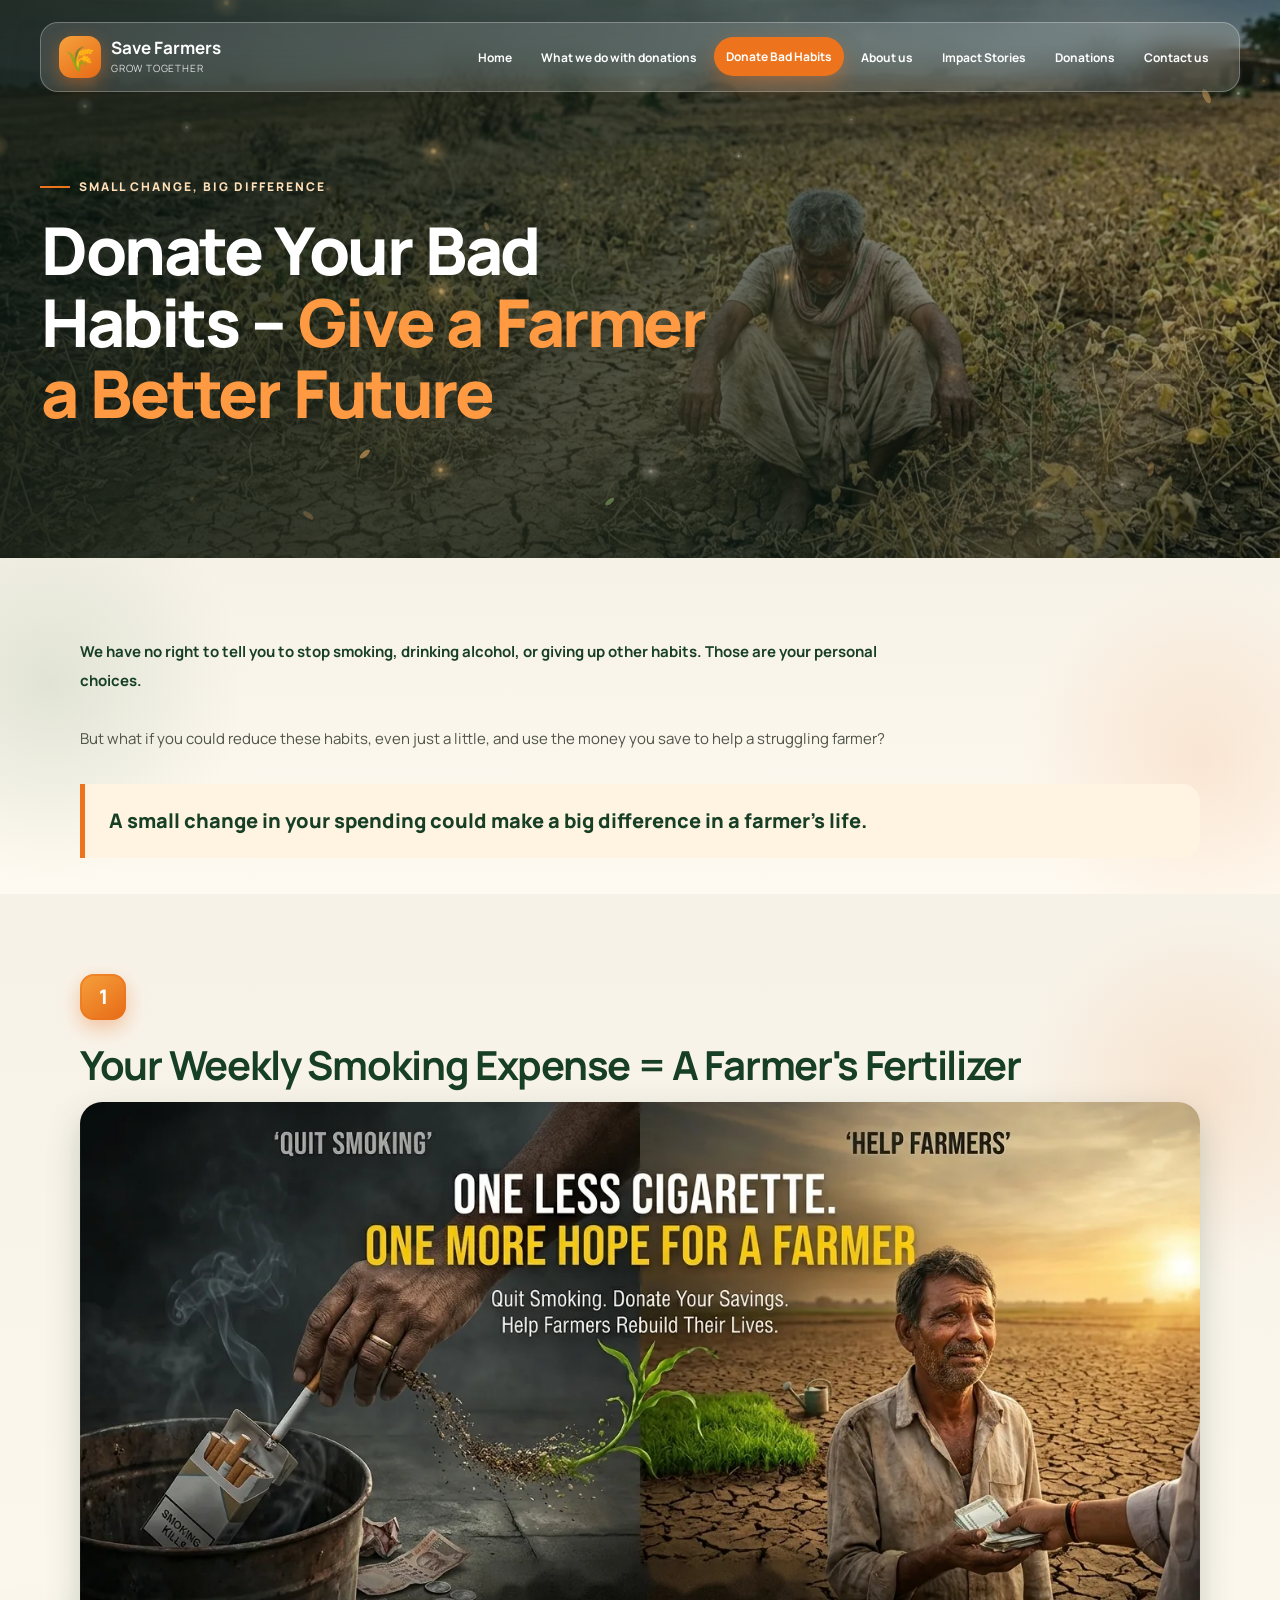
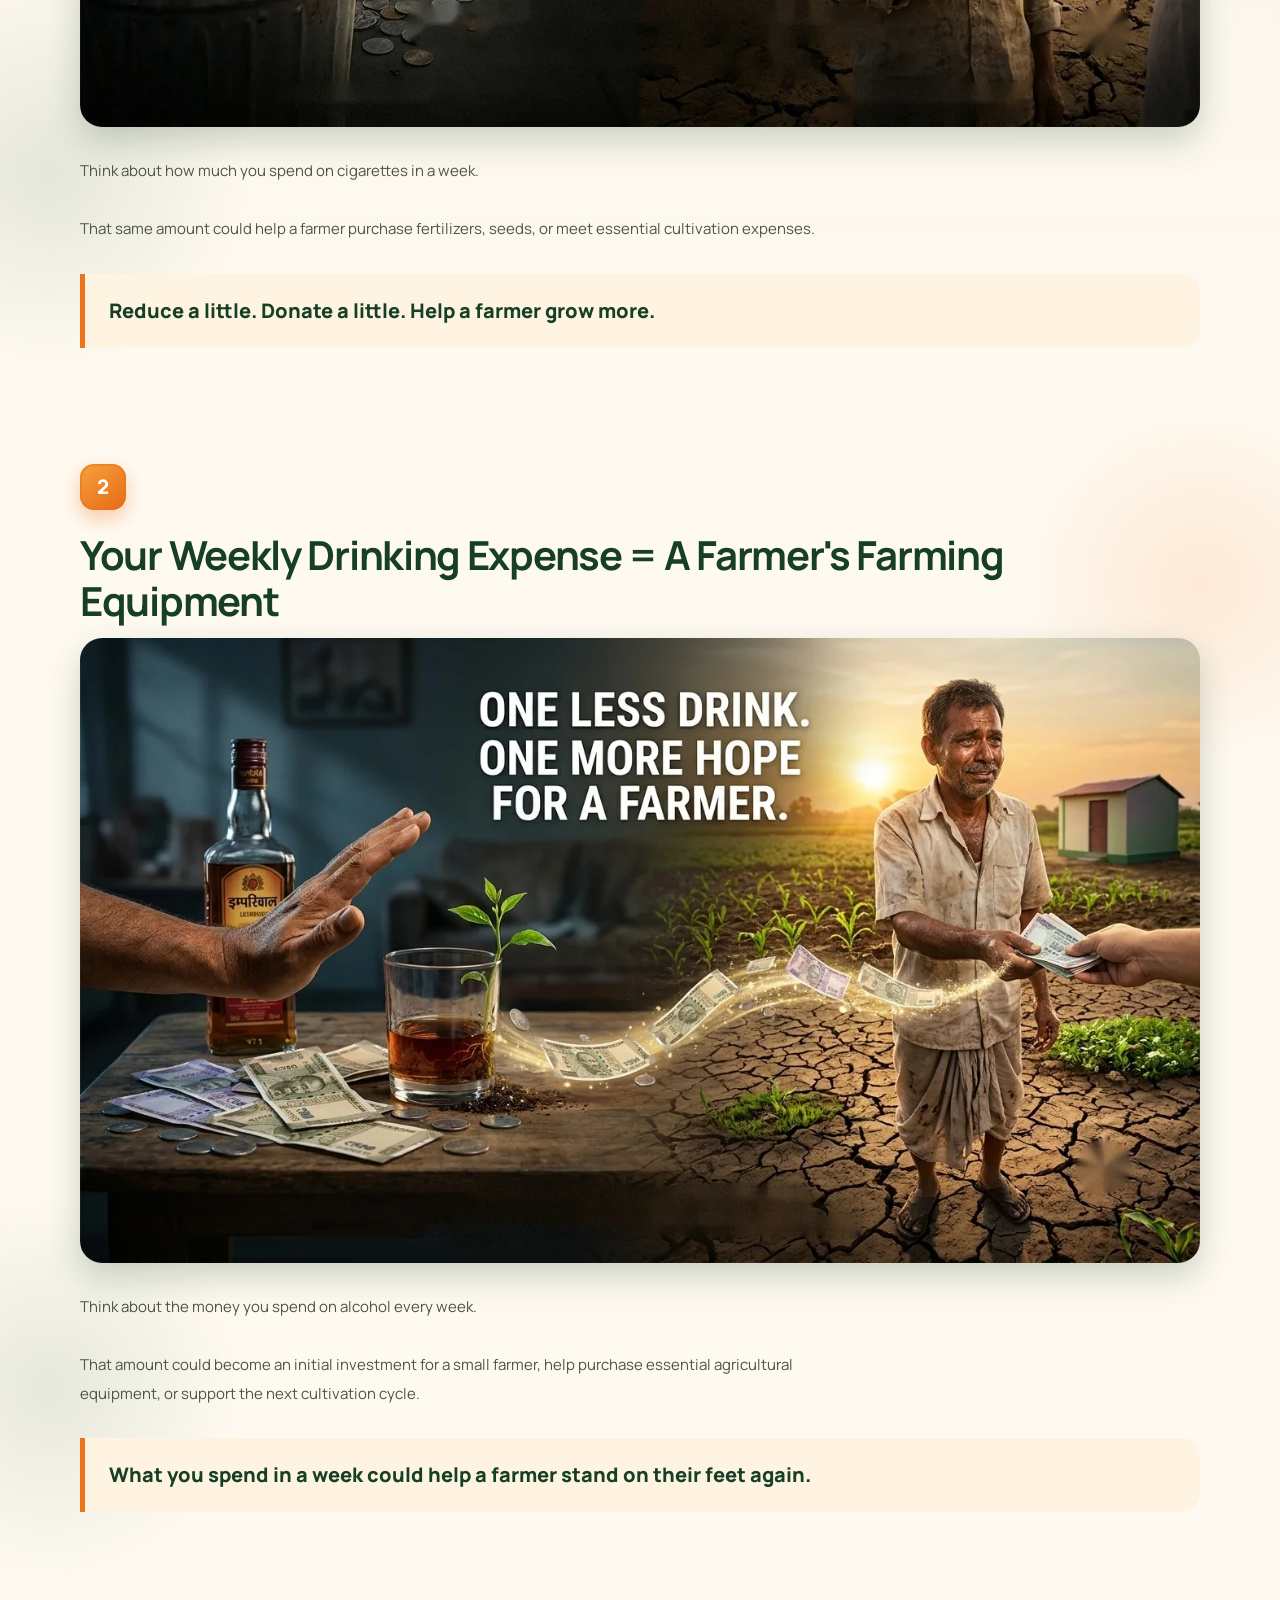
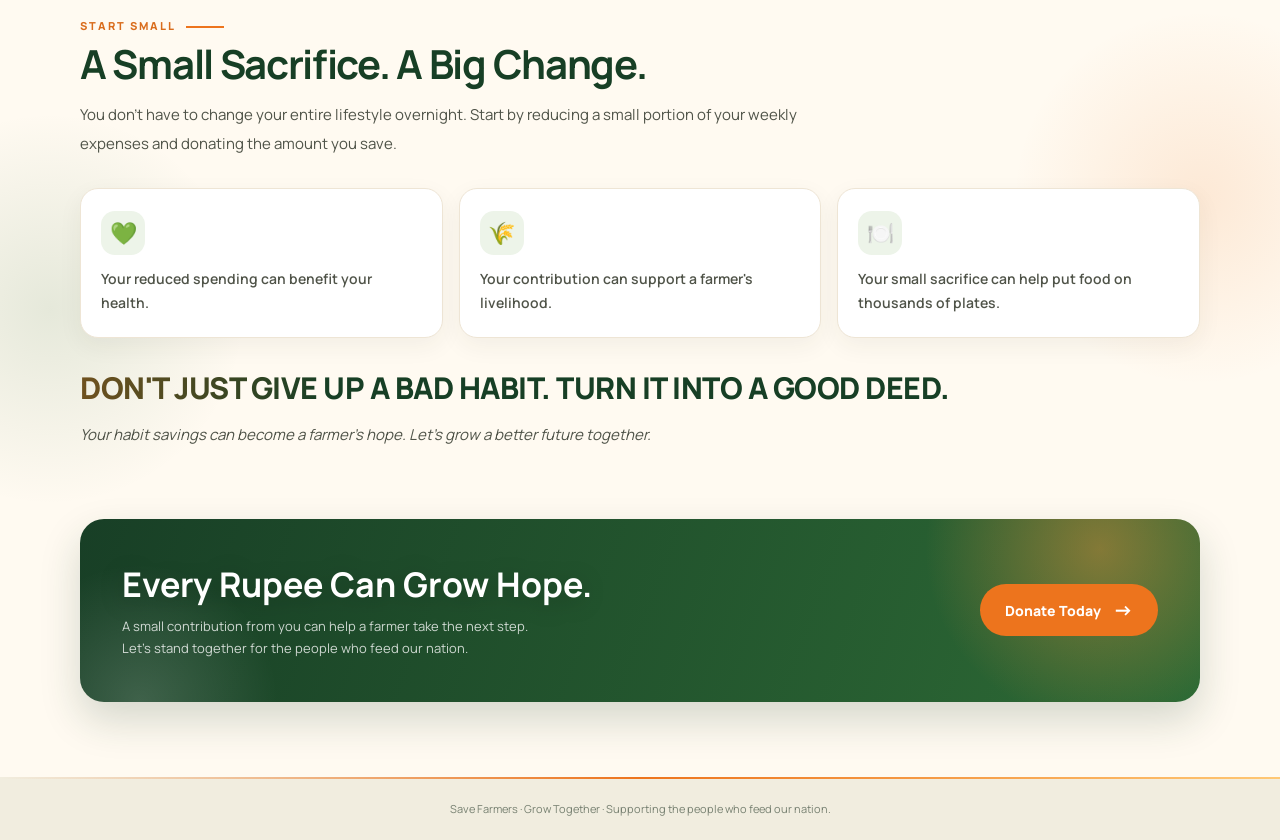
<file: donate-bad-habits.html>
<!DOCTYPE html>
<html lang="en">
<head>
  <meta charset="UTF-8" />
  <meta name="viewport" content="width=device-width, initial-scale=1.0" />
  <meta name="description" content="Turn a small reduction in your weekly habits into support for a struggling farmer." />
  <title>Donate Your Bad Habits | Save Farmers | Grow Together</title>
  <link rel="preconnect" href="https://fonts.googleapis.com">
  <link rel="preconnect" href="https://fonts.gstatic.com" crossorigin>
  <link href="https://fonts.googleapis.com/css2?family=Manrope:wght@400;500;600;700;800&display=swap" rel="stylesheet">
  <style>

    :root { --green:#173f25; --green-dark:#102d1b; --orange:#ed741d; --cream:#fff8ec; --ink:#17251b; }
    * { box-sizing: border-box; }
    html { scroll-behavior: smooth; }
    body { margin:0; font-family:"Manrope",Arial,sans-serif; color:var(--ink); background:#f7f2e8; }
    .page-hero {
      position:relative; isolation:isolate; display:flex; flex-direction:column; min-height:62vh;
      background:
        linear-gradient(90deg, rgba(7,20,16,.85) 0%, rgba(10,25,18,.68) 50%, rgba(9,20,15,.3) 100%),
        linear-gradient(0deg, rgba(8,20,14,.42), transparent 42%),
        url("farmer-background.webp") center 54% / cover no-repeat;
    }
    .navbar {
      width:min(1200px, calc(100% - 48px)); margin:22px auto 0; padding:13px 18px;
      display:flex; align-items:center; justify-content:space-between; gap:22px;
      border:1px solid rgba(255,255,255,.27); border-radius:18px; background:rgba(255,255,255,.13);
      backdrop-filter:blur(16px); -webkit-backdrop-filter:blur(16px); box-shadow:0 10px 35px rgba(0,0,0,.12);
    }
    .brand { display:flex; align-items:center; gap:10px; color:#fff; text-decoration:none; flex-shrink:0; }
    .brand-mark { width:42px; height:42px; display:grid; place-items:center; border-radius:13px; color:#fff; background:linear-gradient(145deg,#f6a13c,#e66a16); font-size:24px; }
    .brand strong { display:block; font-size:17px; line-height:1.1; }
    .brand small { display:block; margin-top:3px; color:rgba(255,255,255,.82); font-size:10px; letter-spacing:.8px; }
    .nav-links { display:flex; align-items:center; gap:5px; }
    .nav-links a { color:#fff; text-decoration:none; font-size:12px; font-weight:700; padding:11px 12px; border-radius:999px; transition:background .2s, transform .2s; white-space:nowrap; }
    .nav-links a:hover, .nav-links a.active { background:var(--orange); transform:translateY(-1px); }
    .hero-content { width:min(1200px, calc(100% - 48px)); margin:auto; padding:70px 0 120px; color:#fff; }
    .eyebrow { display:inline-flex; align-items:center; gap:9px; margin-bottom:20px; color:#ffe0b8; font-size:12px; font-weight:800; letter-spacing:2px; text-transform:uppercase; }
    .eyebrow::before { content:""; width:30px; height:2px; background:var(--orange); }
    h1 { max-width:760px; margin:0; font-size:clamp(36px,5.4vw,66px); line-height:1.08; letter-spacing:-2.5px; font-weight:800; text-wrap:balance; }
    h1 span { color:#ff9a43; }


    .section { padding:80px 24px 20px; background:linear-gradient(180deg,#f7f2e8,#fffaf1); }
    .section.alt { background:#fffaf1; padding-bottom:70px; }
    .wrap { width:min(1120px,100%); margin:auto; }
    .num { display:inline-grid; place-items:center; width:46px; height:46px; margin-bottom:14px; border-radius:14px; color:#fff; font-weight:800; font-size:20px; background:linear-gradient(145deg,#f6a13c,#e66a16); }
    .section-kicker { color:#d96c1c; font-size:11px; font-weight:800; letter-spacing:2px; text-transform:uppercase; }
    .wrap h2 { margin:8px 0 14px; color:var(--green); font-size:clamp(26px,3.6vw,40px); letter-spacing:-1.3px; line-height:1.15; }
    .lead { max-width:780px; margin:0 0 30px; color:#4f5348; font-size:15px; line-height:1.9; }
    .photos { display:grid; grid-template-columns:1fr 1fr; gap:18px; margin-bottom:34px; }
    .photos img { display:block; width:100%; aspect-ratio:16/10; object-fit:cover; border-radius:22px; box-shadow:0 14px 34px rgba(23,63,37,.2); }
    .photos .tall { object-position:78% 70%; }
    .sub { margin:0 0 16px; color:var(--green); font-size:17px; font-weight:800; }
    .cards { display:grid; grid-template-columns:repeat(auto-fit,minmax(210px,1fr)); gap:16px; margin:0 0 30px; padding:0; list-style:none; }
    .cards li { padding:22px 20px; border:1px solid #eee5d5; border-radius:18px; background:#fff; box-shadow:0 8px 24px rgba(50,55,35,.06); color:#4f5348; font-size:13px; line-height:1.7; font-weight:600; transition:transform .2s, box-shadow .2s; }
    .cards li:hover { transform:translateY(-5px); box-shadow:0 16px 30px rgba(50,55,35,.1); }
    .cards .ic { display:grid; place-items:center; width:44px; height:44px; margin-bottom:12px; border-radius:14px; background:#edf4e9; font-size:22px; }
    .goal { margin:0 0 30px; padding:20px 24px; border-radius:18px; background:#edf4e9; color:var(--green); font-size:14px; line-height:1.8; font-weight:700; }
    .highlight { margin:6px 0 16px; padding:22px 24px; border-left:5px solid var(--orange); border-radius:0 18px 18px 0; background:#fff3e2; color:var(--green); font-size:20px; font-weight:800; line-height:1.5; }
    .after { margin:0; color:#4f5348; font-size:15px; line-height:1.9; }
    .closing { padding:0 24px 75px; background:#fffaf1; }
    .closing-inner { width:min(1120px,100%); margin:auto; padding:42px; display:flex; align-items:center; justify-content:space-between; gap:25px; border-radius:24px; color:#fff; background:linear-gradient(110deg,#183f26,#2d6a35); box-shadow:0 18px 40px rgba(24,63,38,.18); }
    .closing h2 { margin:0 0 8px; font-size:clamp(24px,3vw,34px); }
    .closing p { margin:0; color:rgba(255,255,255,.78); font-size:13px; line-height:1.7; }
    .btn { display:inline-flex; align-items:center; justify-content:center; gap:12px; min-height:52px; padding:0 25px; border-radius:999px; text-decoration:none; font-size:14px; font-weight:800; color:#fff; background:var(--orange); flex-shrink:0; transition:transform .2s, box-shadow .2s; }
    .btn:hover { transform:translateY(-3px); box-shadow:0 12px 25px rgba(0,0,0,.2); }
    .btn .arrow { font-size:20px; line-height:1; }
    footer { padding:24px; text-align:center; color:#778071; background:#f1eddf; font-size:11px; }

    @media (max-width:980px) {
      .navbar { align-items:flex-start; flex-direction:column; }
      .nav-links { width:100%; overflow-x:auto; padding-bottom:3px; }
      .nav-links a { font-size:11px; }
      .story-card { grid-template-columns:1fr; padding:30px 24px; gap:30px; }
      .portrait { position:static; max-width:380px; margin:0 auto; }
    }
    @media (max-width:600px) {
      .navbar { width:calc(100% - 24px); margin-top:12px; padding:12px; border-radius:14px; }
      .nav-links { gap:2px; }
      .nav-links a { padding:9px 10px; }
      .hero-content { width:calc(100% - 40px); padding:60px 0 110px; }
      h1 { letter-spacing:-1.5px; }
      .story { padding:0 14px 60px; }
      .story-card { margin-top:-55px; padding:22px 18px; border-radius:20px; }
      .story-text p { font-size:14px; }
      .highlight { font-size:16px; padding:18px; }
      .closing { padding:0 18px 55px; }
      .closing-inner { padding:28px 22px; align-items:flex-start; flex-direction:column; }
    }
      @media (max-width:700px) { .photos { grid-template-columns:1fr; } .section { padding:60px 18px 10px; } .section.alt { padding-bottom:55px; } .highlight { font-size:17px; } }
  
    .poster { display:block; width:100%; height:auto; margin:0 0 30px; border-radius:22px; box-shadow:0 14px 34px rgba(23,63,37,.22); }
    .eq { display:inline-block; margin:0 0 14px; padding:8px 16px; border-radius:999px; background:#edf4e9; color:var(--green); font-size:12px; font-weight:800; letter-spacing:.3px; }
    .lead strong, .after strong { color:var(--green); }
    .intro-note { max-width:820px; }
    .benefits { margin:0 0 30px; padding:0; list-style:none; display:grid; grid-template-columns:repeat(auto-fit,minmax(240px,1fr)); gap:16px; }
    .benefits li { padding:22px 20px; border:1px solid #eee5d5; border-radius:18px; background:#fff; box-shadow:0 8px 24px rgba(50,55,35,.06); color:#4f5348; font-size:14px; line-height:1.7; font-weight:600; }
    .benefits .ic { display:grid; place-items:center; width:44px; height:44px; margin-bottom:12px; border-radius:14px; background:#edf4e9; font-size:22px; }
    .tagline { margin:0 0 14px; color:var(--green); font-size:clamp(20px,3vw,30px); font-weight:800; line-height:1.3; letter-spacing:-.5px; text-transform:uppercase; }
    .italic { margin:0; color:#4f5348; font-size:15px; line-height:1.9; font-style:italic; }
  
    /* ---- Mobile menu (tablet/phone only; laptop navbar unchanged) ---- */
    .menu-toggle { display:none; }
    @media (max-width:980px) {
      .navbar { flex-direction:row; align-items:center; flex-wrap:nowrap; position:relative; z-index:20; }
      .menu-toggle { display:flex; flex-direction:column; justify-content:center; align-items:stretch; gap:5px; width:46px; height:46px; margin-left:auto; padding:0 12px; border:1px solid rgba(255,255,255,.38); border-radius:14px; background:rgba(255,255,255,.16); cursor:pointer; -webkit-tap-highlight-color:transparent; }
      .menu-toggle span { display:block; height:2px; border-radius:2px; background:#fff; transition:transform .25s ease, opacity .2s ease; }
      .navbar.open .menu-toggle { background:var(--orange); border-color:var(--orange); }
      .navbar.open .menu-toggle span:nth-child(1) { transform:translateY(7px) rotate(45deg); }
      .navbar.open .menu-toggle span:nth-child(2) { opacity:0; }
      .navbar.open .menu-toggle span:nth-child(3) { transform:translateY(-7px) rotate(-45deg); }
      .nav-links { display:none; position:absolute; top:calc(100% + 10px); left:0; right:0; width:auto; flex-direction:column; align-items:stretch; gap:4px; padding:12px; overflow:visible; border:1px solid rgba(255,255,255,.2); border-radius:20px; background:rgba(14,40,25,.97); box-shadow:0 22px 44px rgba(0,0,0,.35); }
      .navbar.open .nav-links { display:flex; animation:menuIn .22s ease; }
      .nav-links a { display:flex; align-items:center; justify-content:space-between; padding:15px 16px; border-radius:13px; font-size:15px; white-space:normal; transform:none !important; }
      .nav-links a::after { content:"\203A"; opacity:.55; font-size:20px; line-height:1; }
      .nav-links a.active { background:var(--orange); }
      .nav-links a.active::after { opacity:1; }
      .hero.menu-open, .page-hero.menu-open { z-index:30; }
    }
    @keyframes menuIn { from { opacity:0; transform:translateY(-8px); } to { opacity:1; transform:none; } }
  </style>
  <script>document.documentElement.className+=" fx"</script>
  <link rel="stylesheet" href="effects.css">
</head>
<body>
  <header class="page-hero" id="home">
    <nav class="navbar" aria-label="Main navigation">
      <a class="brand" href="index.html">
        <span class="brand-mark">🌾</span>
        <span><strong>Save Farmers</strong><small>GROW TOGETHER</small></span>
      </a>
      <button class="menu-toggle" type="button" aria-label="Open menu" aria-expanded="false" aria-controls="navlinks"><span></span><span></span><span></span></button>
      <div class="nav-links" id="navlinks">
        <a href="index.html">Home</a>
        <a href="what-we-do-with-donations.html">What we do with donations</a>
        <a class="active" href="donate-bad-habits.html">Donate Bad Habits</a>
        <a href="aboutus.html">About us</a>
        <a href="impact-stories.html">Impact Stories</a>
        <a href="donations.html">Donations</a>
        <a href="contact.html">Contact us</a>
      </div>
    </nav>
    <div class="hero-content">
      <div class="eyebrow">Small change, big difference</div>
      <h1>Donate Your Bad Habits – <span>Give a Farmer a Better Future</span></h1>
    </div>
  </header>

  <section class="section" id="intro">
    <div class="wrap">
      <p class="lead intro-note"><strong>We have no right to tell you to stop smoking, drinking alcohol, or giving up other habits. Those are your personal choices.</strong></p>
      <p class="lead intro-note">But what if you could reduce these habits, even just a little, and use the money you save to help a struggling farmer?</p>
      <div class="highlight">A small change in your spending could make a big difference in a farmer's life.</div>
    </div>
  </section>

  <section class="section" id="smoking">
    <div class="wrap">
      <div class="num">1</div>
      <h2>Your Weekly Smoking Expense = A Farmer's Fertilizer</h2>
      <img class="poster" src="one-less-cigarette.webp" alt="Poster: One less cigarette, one more hope for a farmer. Quit smoking, donate your savings, help farmers rebuild their lives." />
      <p class="lead">Think about how much you spend on cigarettes in a week.</p>
      <p class="lead">That same amount could help a farmer purchase fertilizers, seeds, or meet essential cultivation expenses.</p>
      <div class="highlight">Reduce a little. Donate a little. Help a farmer grow more.</div>
    </div>
  </section>

  <section class="section alt" id="drinking">
    <div class="wrap">
      <div class="num">2</div>
      <h2>Your Weekly Drinking Expense = A Farmer's Farming Equipment</h2>
      <img class="poster" src="one-less-drink.webp" alt="Poster: One less drink, one more hope for a farmer." />
      <p class="lead">Think about the money you spend on alcohol every week.</p>
      <p class="lead">That amount could become an initial investment for a small farmer, help purchase essential agricultural equipment, or support the next cultivation cycle.</p>
      <div class="highlight">What you spend in a week could help a farmer stand on their feet again.</div>
    </div>
  </section>

  <section class="section alt" id="small-sacrifice" style="padding-top:20px">
    <div class="wrap">
      <div class="section-kicker">Start small</div>
      <h2>A Small Sacrifice. A Big Change.</h2>
      <p class="lead">You don't have to change your entire lifestyle overnight. Start by reducing a small portion of your weekly expenses and donating the amount you save.</p>
      <ul class="benefits">
        <li><div class="ic">💚</div>Your reduced spending can benefit your health.</li>
        <li><div class="ic">🌾</div>Your contribution can support a farmer's livelihood.</li>
        <li><div class="ic">🍽️</div>Your small sacrifice can help put food on thousands of plates.</li>
      </ul>
      <p class="tagline">Don't just give up a bad habit. Turn it into a good deed.</p>
      <p class="italic">Your habit savings can become a farmer's hope. Let's grow a better future together.</p>
    </div>
  </section>

  <section class="closing" id="donate">
    <div class="closing-inner">
      <div>
        <h2>Every Rupee Can Grow Hope.</h2>
        <p>A small contribution from you can help a farmer take the next step.<br>Let's stand together for the people who feed our nation.</p>
      </div>
      <a class="btn" href="donations.html">Donate Today <span class="arrow">→</span></a>
    </div>
  </section>

  <footer id="contact">Save Farmers · Grow Together · Supporting the people who feed our nation.</footer>
  <script>
    (function () {
      var nav = document.querySelector('.navbar'), btn = document.querySelector('.menu-toggle');
      if (!nav || !btn) return;
      var host = nav.closest('header');
      function setOpen(o) {
        nav.classList.toggle('open', o);
        if (host) host.classList.toggle('menu-open', o);
        btn.setAttribute('aria-expanded', o ? 'true' : 'false');
      }
      btn.addEventListener('click', function (e) { e.stopPropagation(); setOpen(!nav.classList.contains('open')); });
      nav.querySelectorAll('.nav-links a').forEach(function (a) { a.addEventListener('click', function () { setOpen(false); }); });
      document.addEventListener('click', function (e) { if (!nav.contains(e.target)) setOpen(false); });
      document.addEventListener('keydown', function (e) { if (e.key === 'Escape') setOpen(false); });
      window.addEventListener('resize', function () { if (window.innerWidth > 980) setOpen(false); });
    })();
  </script>
  <script src="effects.js" defer></script>
</body>
</html>
</file>
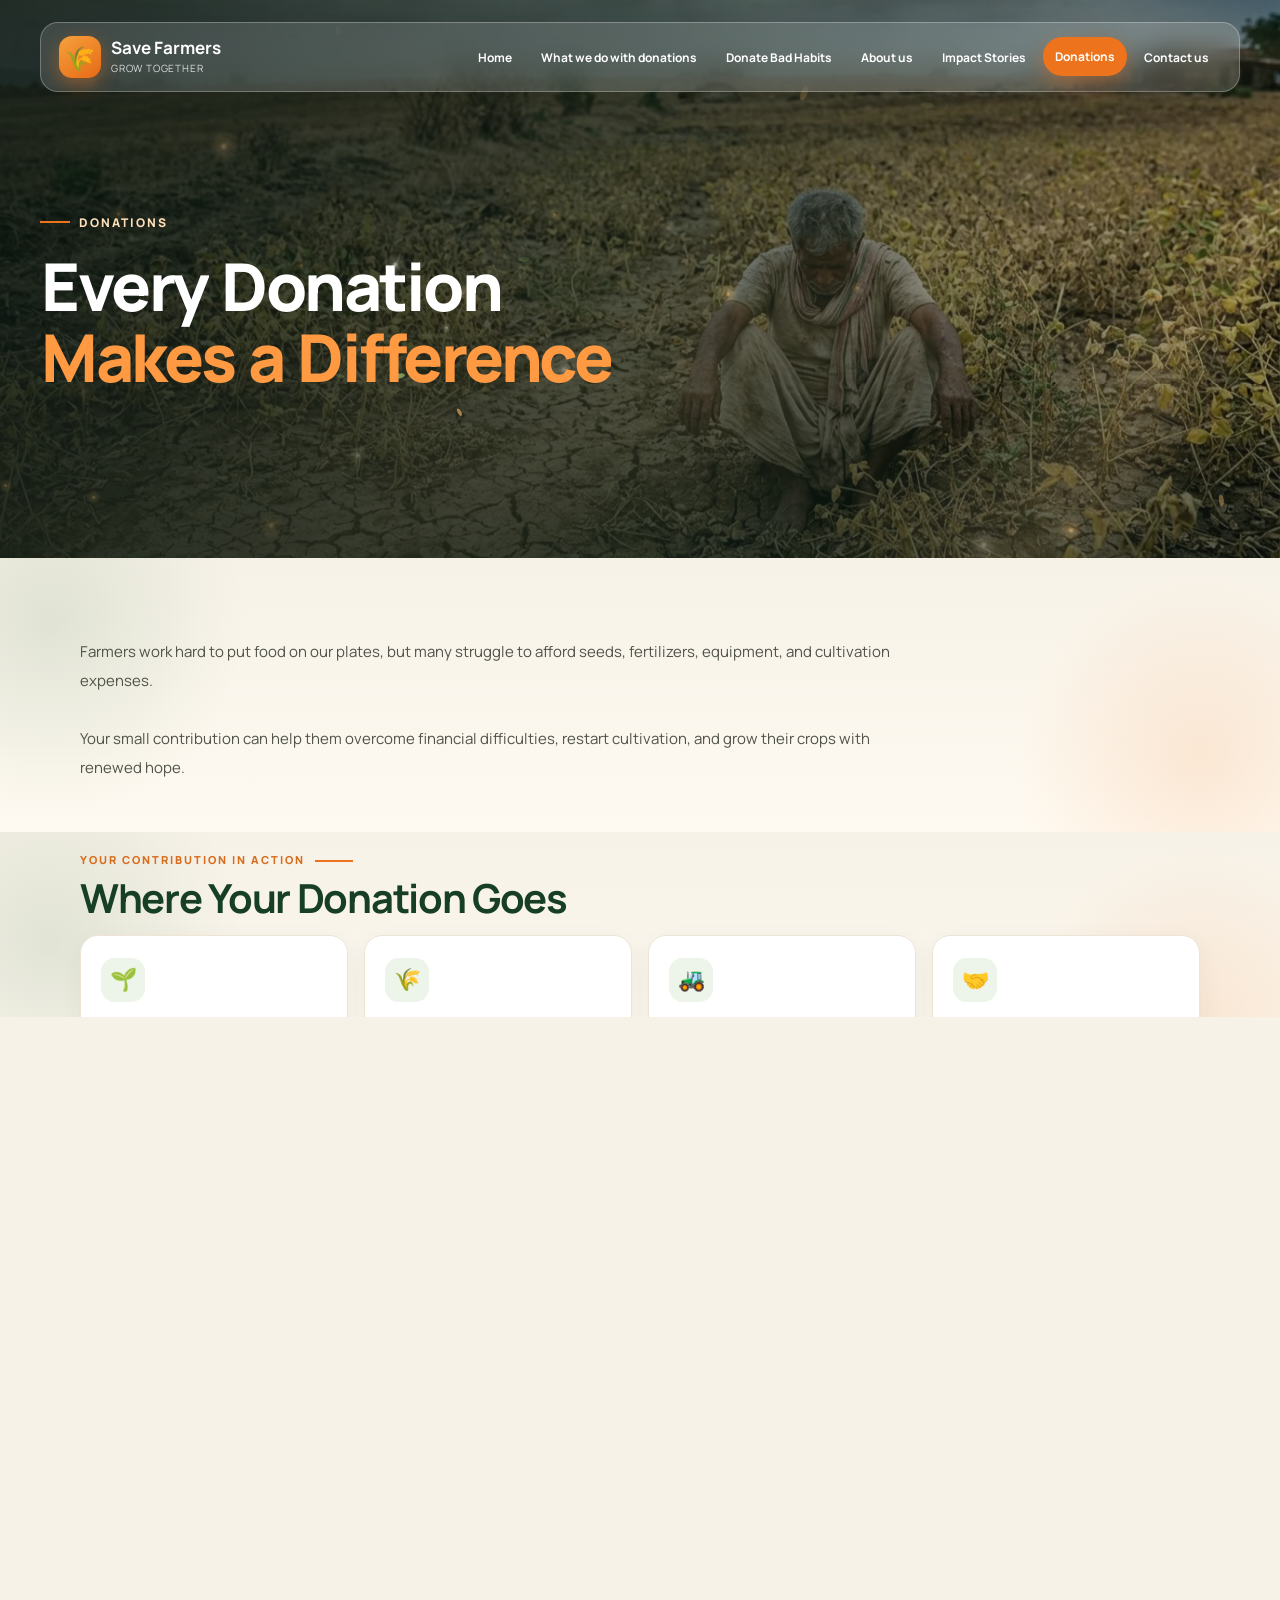
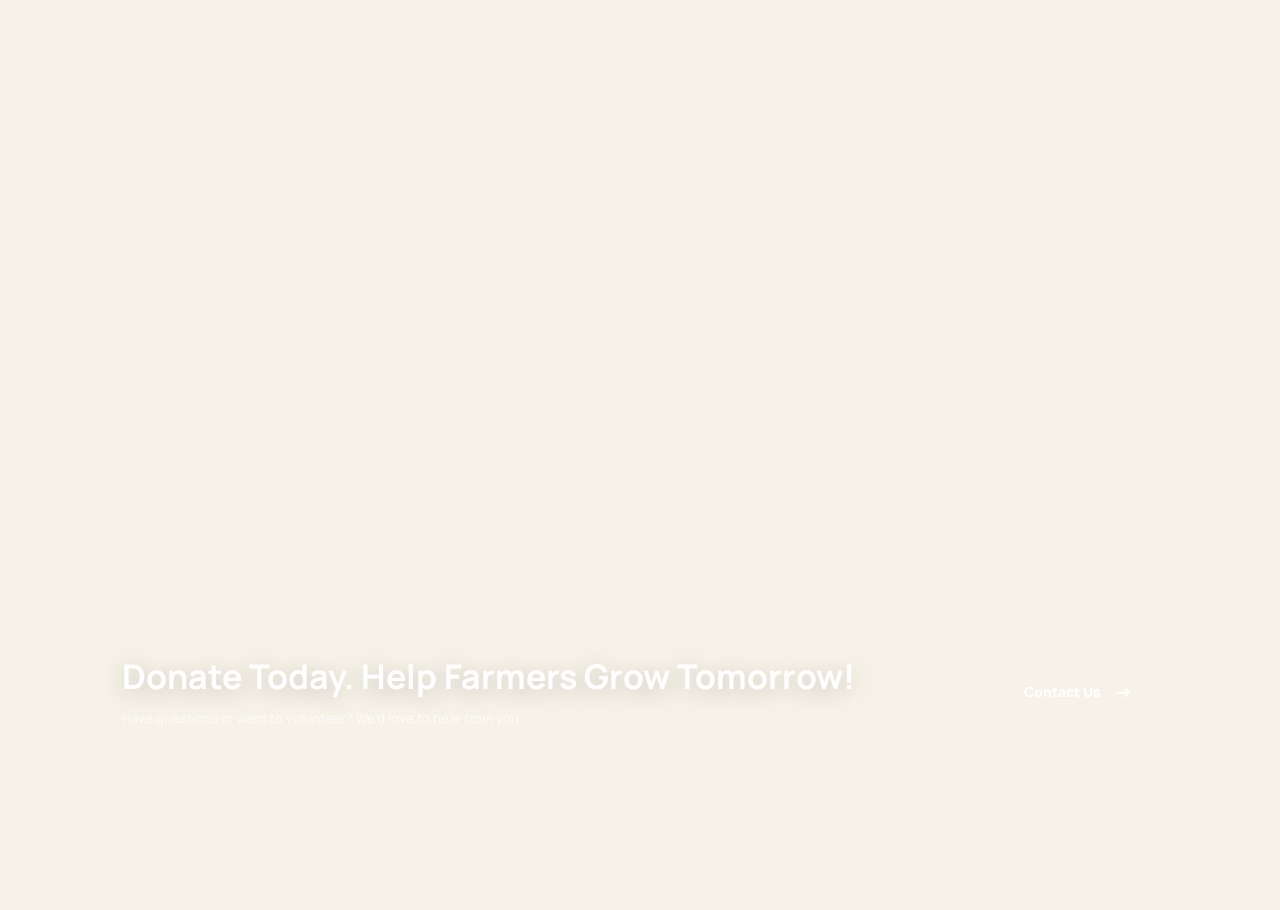
<file: donations.html>
<!DOCTYPE html>
<html lang="en">
<head>
  <meta charset="UTF-8" />
  <meta name="viewport" content="width=device-width, initial-scale=1.0" />
  <meta name="description" content="Every donation makes a difference. Support small farmers with seeds, fertilizers, equipment and crop loss recovery." />
  <title>Donations | Save Farmers | Grow Together</title>
  <link rel="preconnect" href="https://fonts.googleapis.com">
  <link rel="preconnect" href="https://fonts.gstatic.com" crossorigin>
  <link href="https://fonts.googleapis.com/css2?family=Manrope:wght@400;500;600;700;800&display=swap" rel="stylesheet">
  <style>

    :root { --green:#173f25; --green-dark:#102d1b; --orange:#ed741d; --cream:#fff8ec; --ink:#17251b; }
    * { box-sizing: border-box; }
    html { scroll-behavior: smooth; }
    body { margin:0; font-family:"Manrope",Arial,sans-serif; color:var(--ink); background:#f7f2e8; }
    .page-hero {
      position:relative; isolation:isolate; display:flex; flex-direction:column; min-height:62vh;
      background:
        linear-gradient(90deg, rgba(7,20,16,.85) 0%, rgba(10,25,18,.68) 50%, rgba(9,20,15,.3) 100%),
        linear-gradient(0deg, rgba(8,20,14,.42), transparent 42%),
        url("farmer-background.webp") center 54% / cover no-repeat;
    }
    .navbar {
      width:min(1200px, calc(100% - 48px)); margin:22px auto 0; padding:13px 18px;
      display:flex; align-items:center; justify-content:space-between; gap:22px;
      border:1px solid rgba(255,255,255,.27); border-radius:18px; background:rgba(255,255,255,.13);
      backdrop-filter:blur(16px); -webkit-backdrop-filter:blur(16px); box-shadow:0 10px 35px rgba(0,0,0,.12);
    }
    .brand { display:flex; align-items:center; gap:10px; color:#fff; text-decoration:none; flex-shrink:0; }
    .brand-mark { width:42px; height:42px; display:grid; place-items:center; border-radius:13px; color:#fff; background:linear-gradient(145deg,#f6a13c,#e66a16); font-size:24px; }
    .brand strong { display:block; font-size:17px; line-height:1.1; }
    .brand small { display:block; margin-top:3px; color:rgba(255,255,255,.82); font-size:10px; letter-spacing:.8px; }
    .nav-links { display:flex; align-items:center; gap:5px; }
    .nav-links a { color:#fff; text-decoration:none; font-size:12px; font-weight:700; padding:11px 12px; border-radius:999px; transition:background .2s, transform .2s; white-space:nowrap; }
    .nav-links a:hover, .nav-links a.active { background:var(--orange); transform:translateY(-1px); }
    .hero-content { width:min(1200px, calc(100% - 48px)); margin:auto; padding:70px 0 120px; color:#fff; }
    .eyebrow { display:inline-flex; align-items:center; gap:9px; margin-bottom:20px; color:#ffe0b8; font-size:12px; font-weight:800; letter-spacing:2px; text-transform:uppercase; }
    .eyebrow::before { content:""; width:30px; height:2px; background:var(--orange); }
    h1 { max-width:760px; margin:0; font-size:clamp(36px,5.4vw,66px); line-height:1.08; letter-spacing:-2.5px; font-weight:800; text-wrap:balance; }
    h1 span { color:#ff9a43; }


    .section { padding:80px 24px 20px; background:linear-gradient(180deg,#f7f2e8,#fffaf1); }
    .section.alt { background:#fffaf1; padding-bottom:70px; }
    .wrap { width:min(1120px,100%); margin:auto; }
    .num { display:inline-grid; place-items:center; width:46px; height:46px; margin-bottom:14px; border-radius:14px; color:#fff; font-weight:800; font-size:20px; background:linear-gradient(145deg,#f6a13c,#e66a16); }
    .section-kicker { color:#d96c1c; font-size:11px; font-weight:800; letter-spacing:2px; text-transform:uppercase; }
    .wrap h2 { margin:8px 0 14px; color:var(--green); font-size:clamp(26px,3.6vw,40px); letter-spacing:-1.3px; line-height:1.15; }
    .lead { max-width:780px; margin:0 0 30px; color:#4f5348; font-size:15px; line-height:1.9; }
    .photos { display:grid; grid-template-columns:1fr 1fr; gap:18px; margin-bottom:34px; }
    .photos img { display:block; width:100%; aspect-ratio:16/10; object-fit:cover; border-radius:22px; box-shadow:0 14px 34px rgba(23,63,37,.2); }
    .photos .tall { object-position:78% 70%; }
    .sub { margin:0 0 16px; color:var(--green); font-size:17px; font-weight:800; }
    .cards { display:grid; grid-template-columns:repeat(auto-fit,minmax(210px,1fr)); gap:16px; margin:0 0 30px; padding:0; list-style:none; }
    .cards li { padding:22px 20px; border:1px solid #eee5d5; border-radius:18px; background:#fff; box-shadow:0 8px 24px rgba(50,55,35,.06); color:#4f5348; font-size:13px; line-height:1.7; font-weight:600; transition:transform .2s, box-shadow .2s; }
    .cards li:hover { transform:translateY(-5px); box-shadow:0 16px 30px rgba(50,55,35,.1); }
    .cards .ic { display:grid; place-items:center; width:44px; height:44px; margin-bottom:12px; border-radius:14px; background:#edf4e9; font-size:22px; }
    .goal { margin:0 0 30px; padding:20px 24px; border-radius:18px; background:#edf4e9; color:var(--green); font-size:14px; line-height:1.8; font-weight:700; }
    .highlight { margin:6px 0 16px; padding:22px 24px; border-left:5px solid var(--orange); border-radius:0 18px 18px 0; background:#fff3e2; color:var(--green); font-size:20px; font-weight:800; line-height:1.5; }
    .after { margin:0; color:#4f5348; font-size:15px; line-height:1.9; }
    .closing { padding:0 24px 75px; background:#fffaf1; }
    .closing-inner { width:min(1120px,100%); margin:auto; padding:42px; display:flex; align-items:center; justify-content:space-between; gap:25px; border-radius:24px; color:#fff; background:linear-gradient(110deg,#183f26,#2d6a35); box-shadow:0 18px 40px rgba(24,63,38,.18); }
    .closing h2 { margin:0 0 8px; font-size:clamp(24px,3vw,34px); }
    .closing p { margin:0; color:rgba(255,255,255,.78); font-size:13px; line-height:1.7; }
    .btn { display:inline-flex; align-items:center; justify-content:center; gap:12px; min-height:52px; padding:0 25px; border-radius:999px; text-decoration:none; font-size:14px; font-weight:800; color:#fff; background:var(--orange); flex-shrink:0; transition:transform .2s, box-shadow .2s; }
    .btn:hover { transform:translateY(-3px); box-shadow:0 12px 25px rgba(0,0,0,.2); }
    .btn .arrow { font-size:20px; line-height:1; }
    footer { padding:24px; text-align:center; color:#778071; background:#f1eddf; font-size:11px; }

    @media (max-width:980px) {
      .navbar { align-items:flex-start; flex-direction:column; }
      .nav-links { width:100%; overflow-x:auto; padding-bottom:3px; }
      .nav-links a { font-size:11px; }
      .story-card { grid-template-columns:1fr; padding:30px 24px; gap:30px; }
      .portrait { position:static; max-width:380px; margin:0 auto; }
    }
    @media (max-width:600px) {
      .navbar { width:calc(100% - 24px); margin-top:12px; padding:12px; border-radius:14px; }
      .nav-links { gap:2px; }
      .nav-links a { padding:9px 10px; }
      .hero-content { width:calc(100% - 40px); padding:60px 0 110px; }
      h1 { letter-spacing:-1.5px; }
      .story { padding:0 14px 60px; }
      .story-card { margin-top:-55px; padding:22px 18px; border-radius:20px; }
      .story-text p { font-size:14px; }
      .highlight { font-size:16px; padding:18px; }
      .closing { padding:0 18px 55px; }
      .closing-inner { padding:28px 22px; align-items:flex-start; flex-direction:column; }
    }
      @media (max-width:700px) { .photos { grid-template-columns:1fr; } .section { padding:60px 18px 10px; } .section.alt { padding-bottom:55px; } .highlight { font-size:17px; } }
  
    .poster { display:block; width:100%; height:auto; margin:0 0 30px; border-radius:22px; box-shadow:0 14px 34px rgba(23,63,37,.22); }
    .eq { display:inline-block; margin:0 0 14px; padding:8px 16px; border-radius:999px; background:#edf4e9; color:var(--green); font-size:12px; font-weight:800; letter-spacing:.3px; }
    .lead strong, .after strong { color:var(--green); }
    .intro-note { max-width:820px; }
    .benefits { margin:0 0 30px; padding:0; list-style:none; display:grid; grid-template-columns:repeat(auto-fit,minmax(240px,1fr)); gap:16px; }
    .benefits li { padding:22px 20px; border:1px solid #eee5d5; border-radius:18px; background:#fff; box-shadow:0 8px 24px rgba(50,55,35,.06); color:#4f5348; font-size:14px; line-height:1.7; font-weight:600; }
    .benefits .ic { display:grid; place-items:center; width:44px; height:44px; margin-bottom:12px; border-radius:14px; background:#edf4e9; font-size:22px; }
    .tagline { margin:0 0 14px; color:var(--green); font-size:clamp(20px,3vw,30px); font-weight:800; line-height:1.3; letter-spacing:-.5px; text-transform:uppercase; }
    .italic { margin:0; color:#4f5348; font-size:15px; line-height:1.9; font-style:italic; }
  
    .contact-grid { display:grid; grid-template-columns:repeat(auto-fit,minmax(260px,1fr)); gap:18px; margin:0 0 30px; }
    .contact-card { display:block; padding:28px 24px; border:1px solid #eee5d5; border-radius:20px; background:#fff; box-shadow:0 8px 24px rgba(50,55,35,.06); color:inherit; text-decoration:none; transition:transform .2s, box-shadow .2s; }
    a.contact-card:hover { transform:translateY(-5px); box-shadow:0 16px 30px rgba(50,55,35,.1); }
    .contact-card .ic { display:grid; place-items:center; width:50px; height:50px; margin-bottom:14px; border-radius:15px; background:#edf4e9; font-size:25px; }
    .contact-card small { display:block; margin-bottom:6px; color:#d96c1c; font-size:11px; font-weight:800; letter-spacing:1.6px; text-transform:uppercase; }
    .contact-card strong { display:block; color:var(--green); font-size:16px; line-height:1.5; overflow-wrap:anywhere; }
    .contact-card span { display:block; margin-top:4px; color:#65685e; font-size:13px; line-height:1.7; font-weight:600; }
    .ways { margin:0 0 30px; padding:0; list-style:none; display:flex; flex-wrap:wrap; gap:10px; }
    .ways li { padding:10px 18px; border-radius:999px; background:#edf4e9; color:var(--green); font-size:13px; font-weight:800; }
  
    .stories { display:grid; grid-template-columns:repeat(2,1fr); gap:22px; margin:0 0 20px; }
    .story-card { display:flex; flex-direction:column; overflow:hidden; border:1px solid #eee5d5; border-radius:22px; background:#fff; box-shadow:0 8px 24px rgba(50,55,35,.07); transition:transform .2s, box-shadow .2s; }
    .story-card:hover { transform:translateY(-5px); box-shadow:0 16px 32px rgba(50,55,35,.12); }
    .story-card img { display:block; width:100%; aspect-ratio:16/11; object-fit:cover; }
    .story-body { padding:24px 26px 26px; display:flex; flex-direction:column; flex:1; }
    .badge { align-self:flex-start; margin-bottom:14px; padding:6px 12px; border-radius:999px; background:#fff3e2; color:#d96c1c; font-size:10px; font-weight:800; letter-spacing:1.4px; text-transform:uppercase; }
    .quote { margin:0 0 20px; color:#3f453a; font-size:15px; line-height:1.85; font-weight:500; flex:1; }
    .who { padding-top:16px; border-top:1px solid #eee5d5; }
    .who strong { display:block; color:var(--green); font-size:17px; }
    .who span { display:block; margin-top:3px; color:#d96c1c; font-size:11px; font-weight:800; letter-spacing:1.4px; text-transform:uppercase; }
    @media (max-width:760px) { .stories { grid-template-columns:1fr; } }
  
    .pay { display:grid; grid-template-columns:minmax(260px,360px) 1fr; gap:22px; margin:0 0 20px; align-items:stretch; }
    .pay-card { padding:28px; border:1px solid #eee5d5; border-radius:22px; background:#fff; box-shadow:0 8px 24px rgba(50,55,35,.07); }
    .pay-card h3 { margin:0 0 4px; color:var(--green); font-size:19px; }
    .pay-card .sub2 { margin:0 0 18px; color:#65685e; font-size:13px; line-height:1.6; }
    .qr-box { padding:14px; border-radius:20px; background:linear-gradient(145deg,#f0e8ff,#e4d6ff); }
    .qr-box svg { display:block; width:100%; height:auto; border-radius:12px; }
    .qr-note { margin-top:14px; text-align:center; color:#5b3fa0; font-size:12px; font-weight:800; }
    .tag { display:inline-block; margin-bottom:14px; padding:6px 12px; border-radius:999px; background:#fff3e2; color:#d96c1c; font-size:10px; font-weight:800; letter-spacing:1.4px; text-transform:uppercase; }
    .bank { width:100%; border-collapse:collapse; }
    .bank tr { border-bottom:1px solid #f0e9d9; }
    .bank tr:last-child { border:0; }
    .bank th { padding:14px 12px 14px 0; text-align:left; color:#d96c1c; font-size:11px; font-weight:800; letter-spacing:1.3px; text-transform:uppercase; white-space:nowrap; vertical-align:top; }
    .bank td { padding:14px 0; color:var(--green); font-size:15px; font-weight:800; overflow-wrap:anywhere; }
    .copy { margin-left:10px; padding:4px 10px; border:1px solid #cfe0c9; border-radius:999px; background:#edf4e9; color:var(--green); font:inherit; font-size:11px; font-weight:800; cursor:pointer; }
    .copy:hover { background:#dcebd5; }
    .disclaimer { margin:0; color:#8a7b66; font-size:12px; line-height:1.7; }
    .cta-end { text-align:center; }
    @media (max-width:860px) { .pay { grid-template-columns:1fr; } .bank th { white-space:normal; } }
  
    /* ---- Mobile menu (tablet/phone only; laptop navbar unchanged) ---- */
    .menu-toggle { display:none; }
    @media (max-width:980px) {
      .navbar { flex-direction:row; align-items:center; flex-wrap:nowrap; position:relative; z-index:20; }
      .menu-toggle { display:flex; flex-direction:column; justify-content:center; align-items:stretch; gap:5px; width:46px; height:46px; margin-left:auto; padding:0 12px; border:1px solid rgba(255,255,255,.38); border-radius:14px; background:rgba(255,255,255,.16); cursor:pointer; -webkit-tap-highlight-color:transparent; }
      .menu-toggle span { display:block; height:2px; border-radius:2px; background:#fff; transition:transform .25s ease, opacity .2s ease; }
      .navbar.open .menu-toggle { background:var(--orange); border-color:var(--orange); }
      .navbar.open .menu-toggle span:nth-child(1) { transform:translateY(7px) rotate(45deg); }
      .navbar.open .menu-toggle span:nth-child(2) { opacity:0; }
      .navbar.open .menu-toggle span:nth-child(3) { transform:translateY(-7px) rotate(-45deg); }
      .nav-links { display:none; position:absolute; top:calc(100% + 10px); left:0; right:0; width:auto; flex-direction:column; align-items:stretch; gap:4px; padding:12px; overflow:visible; border:1px solid rgba(255,255,255,.2); border-radius:20px; background:rgba(14,40,25,.97); box-shadow:0 22px 44px rgba(0,0,0,.35); }
      .navbar.open .nav-links { display:flex; animation:menuIn .22s ease; }
      .nav-links a { display:flex; align-items:center; justify-content:space-between; padding:15px 16px; border-radius:13px; font-size:15px; white-space:normal; transform:none !important; }
      .nav-links a::after { content:"\203A"; opacity:.55; font-size:20px; line-height:1; }
      .nav-links a.active { background:var(--orange); }
      .nav-links a.active::after { opacity:1; }
      .hero.menu-open, .page-hero.menu-open { z-index:30; }
    }
    @keyframes menuIn { from { opacity:0; transform:translateY(-8px); } to { opacity:1; transform:none; } }
  </style>
  <script>document.documentElement.className+=" fx"</script>
  <link rel="stylesheet" href="effects.css">
</head>
<body>
  <header class="page-hero" id="home">
    <nav class="navbar" aria-label="Main navigation">
      <a class="brand" href="index.html">
        <span class="brand-mark">🌾</span>
        <span><strong>Save Farmers</strong><small>GROW TOGETHER</small></span>
      </a>
      <button class="menu-toggle" type="button" aria-label="Open menu" aria-expanded="false" aria-controls="navlinks"><span></span><span></span><span></span></button>
      <div class="nav-links" id="navlinks">
        <a href="index.html">Home</a>
        <a href="what-we-do-with-donations.html">What we do with donations</a>
        <a href="donate-bad-habits.html">Donate Bad Habits</a>
        <a href="aboutus.html">About us</a>
        <a href="impact-stories.html">Impact Stories</a>
        <a class="active" href="donations.html">Donations</a>
        <a href="contact.html">Contact us</a>
      </div>
    </nav>
    <div class="hero-content">
      <div class="eyebrow">Donations</div>
      <h1>Every Donation <span>Makes a Difference</span></h1>
    </div>
  </header>

  <section class="section" id="intro">
    <div class="wrap">
      <p class="lead intro-note">Farmers work hard to put food on our plates, but many struggle to afford seeds, fertilizers, equipment, and cultivation expenses.</p>
      <p class="lead intro-note">Your small contribution can help them overcome financial difficulties, restart cultivation, and grow their crops with renewed hope.</p>
    </div>
  </section>

  <section class="section" id="where" style="padding-top:20px">
    <div class="wrap">
      <div class="section-kicker">Your contribution in action</div>
      <h2>Where Your Donation Goes</h2>
      <ul class="cards">
        <li><div class="ic">🌱</div><strong style="color:var(--green)">Quality Seeds:</strong> Help farmers purchase good-quality seeds.</li>
        <li><div class="ic">🌾</div><strong style="color:var(--green)">Fertilizers:</strong> Support essential crop nutrition.</li>
        <li><div class="ic">🚜</div><strong style="color:var(--green)">Agricultural Equipment:</strong> Help farmers access modern farming tools and drones.</li>
        <li><div class="ic">🤝</div><strong style="color:var(--green)">Crop Loss Support:</strong> Help farmers recover from losses and start a new cultivation cycle.</li>
      </ul>
    </div>
  </section>

  <section class="section alt" id="every-rupee" style="padding-top:30px">
    <div class="wrap">
      <h2>Every Rupee Counts!</h2>
      <p class="lead">You don't have to donate a huge amount. Even a small contribution can make a meaningful difference when many people come together.</p>
      <div class="highlight">Your money can become a farmer's next seed, a growing crop, and a family's hope.</div>
    </div>
  </section>

  <section class="section alt" id="pay" style="padding-top:20px">
    <div class="wrap">
      <div class="section-kicker">Ways to donate</div>
      <h2>Donate Today. Help Farmers Grow Tomorrow!</h2>
      <div class="pay">
        <div class="pay-card">
          <span class="tag">Sample QR</span>
          <h3>Scan &amp; Pay with PhonePe</h3>
          <p class="sub2">Use PhonePe or any UPI app to scan.</p>
          <div class="qr-box"><svg viewBox="-2 -2 33 33" xmlns="http://www.w3.org/2000/svg" role="img" aria-label="Dummy payment QR code"><rect x="-2" y="-2" width="33" height="33" fill="#fff"/><g fill="#2b1659"><rect x="0" y="0" width="1.02" height="1.02"/><rect x="1" y="0" width="1.02" height="1.02"/><rect x="2" y="0" width="1.02" height="1.02"/><rect x="3" y="0" width="1.02" height="1.02"/><rect x="4" y="0" width="1.02" height="1.02"/><rect x="5" y="0" width="1.02" height="1.02"/><rect x="6" y="0" width="1.02" height="1.02"/><rect x="8" y="0" width="1.02" height="1.02"/><rect x="9" y="0" width="1.02" height="1.02"/><rect x="11" y="0" width="1.02" height="1.02"/><rect x="13" y="0" width="1.02" height="1.02"/><rect x="14" y="0" width="1.02" height="1.02"/><rect x="16" y="0" width="1.02" height="1.02"/><rect x="17" y="0" width="1.02" height="1.02"/><rect x="18" y="0" width="1.02" height="1.02"/><rect x="19" y="0" width="1.02" height="1.02"/><rect x="20" y="0" width="1.02" height="1.02"/><rect x="22" y="0" width="1.02" height="1.02"/><rect x="23" y="0" width="1.02" height="1.02"/><rect x="24" y="0" width="1.02" height="1.02"/><rect x="25" y="0" width="1.02" height="1.02"/><rect x="26" y="0" width="1.02" height="1.02"/><rect x="27" y="0" width="1.02" height="1.02"/><rect x="28" y="0" width="1.02" height="1.02"/><rect x="0" y="1" width="1.02" height="1.02"/><rect x="6" y="1" width="1.02" height="1.02"/><rect x="9" y="1" width="1.02" height="1.02"/><rect x="10" y="1" width="1.02" height="1.02"/><rect x="14" y="1" width="1.02" height="1.02"/><rect x="16" y="1" width="1.02" height="1.02"/><rect x="18" y="1" width="1.02" height="1.02"/><rect x="19" y="1" width="1.02" height="1.02"/><rect x="20" y="1" width="1.02" height="1.02"/><rect x="22" y="1" width="1.02" height="1.02"/><rect x="28" y="1" width="1.02" height="1.02"/><rect x="0" y="2" width="1.02" height="1.02"/><rect x="2" y="2" width="1.02" height="1.02"/><rect x="3" y="2" width="1.02" height="1.02"/><rect x="4" y="2" width="1.02" height="1.02"/><rect x="6" y="2" width="1.02" height="1.02"/><rect x="8" y="2" width="1.02" height="1.02"/><rect x="10" y="2" width="1.02" height="1.02"/><rect x="13" y="2" width="1.02" height="1.02"/><rect x="15" y="2" width="1.02" height="1.02"/><rect x="16" y="2" width="1.02" height="1.02"/><rect x="17" y="2" width="1.02" height="1.02"/><rect x="19" y="2" width="1.02" height="1.02"/><rect x="20" y="2" width="1.02" height="1.02"/><rect x="22" y="2" width="1.02" height="1.02"/><rect x="24" y="2" width="1.02" height="1.02"/><rect x="25" y="2" width="1.02" height="1.02"/><rect x="26" y="2" width="1.02" height="1.02"/><rect x="28" y="2" width="1.02" height="1.02"/><rect x="0" y="3" width="1.02" height="1.02"/><rect x="2" y="3" width="1.02" height="1.02"/><rect x="3" y="3" width="1.02" height="1.02"/><rect x="4" y="3" width="1.02" height="1.02"/><rect x="6" y="3" width="1.02" height="1.02"/><rect x="9" y="3" width="1.02" height="1.02"/><rect x="10" y="3" width="1.02" height="1.02"/><rect x="13" y="3" width="1.02" height="1.02"/><rect x="18" y="3" width="1.02" height="1.02"/><rect x="20" y="3" width="1.02" height="1.02"/><rect x="22" y="3" width="1.02" height="1.02"/><rect x="24" y="3" width="1.02" height="1.02"/><rect x="25" y="3" width="1.02" height="1.02"/><rect x="26" y="3" width="1.02" height="1.02"/><rect x="28" y="3" width="1.02" height="1.02"/><rect x="0" y="4" width="1.02" height="1.02"/><rect x="2" y="4" width="1.02" height="1.02"/><rect x="3" y="4" width="1.02" height="1.02"/><rect x="4" y="4" width="1.02" height="1.02"/><rect x="6" y="4" width="1.02" height="1.02"/><rect x="8" y="4" width="1.02" height="1.02"/><rect x="10" y="4" width="1.02" height="1.02"/><rect x="12" y="4" width="1.02" height="1.02"/><rect x="17" y="4" width="1.02" height="1.02"/><rect x="22" y="4" width="1.02" height="1.02"/><rect x="24" y="4" width="1.02" height="1.02"/><rect x="25" y="4" width="1.02" height="1.02"/><rect x="26" y="4" width="1.02" height="1.02"/><rect x="28" y="4" width="1.02" height="1.02"/><rect x="0" y="5" width="1.02" height="1.02"/><rect x="6" y="5" width="1.02" height="1.02"/><rect x="8" y="5" width="1.02" height="1.02"/><rect x="11" y="5" width="1.02" height="1.02"/><rect x="13" y="5" width="1.02" height="1.02"/><rect x="18" y="5" width="1.02" height="1.02"/><rect x="19" y="5" width="1.02" height="1.02"/><rect x="22" y="5" width="1.02" height="1.02"/><rect x="28" y="5" width="1.02" height="1.02"/><rect x="0" y="6" width="1.02" height="1.02"/><rect x="1" y="6" width="1.02" height="1.02"/><rect x="2" y="6" width="1.02" height="1.02"/><rect x="3" y="6" width="1.02" height="1.02"/><rect x="4" y="6" width="1.02" height="1.02"/><rect x="5" y="6" width="1.02" height="1.02"/><rect x="6" y="6" width="1.02" height="1.02"/><rect x="8" y="6" width="1.02" height="1.02"/><rect x="9" y="6" width="1.02" height="1.02"/><rect x="10" y="6" width="1.02" height="1.02"/><rect x="11" y="6" width="1.02" height="1.02"/><rect x="12" y="6" width="1.02" height="1.02"/><rect x="14" y="6" width="1.02" height="1.02"/><rect x="15" y="6" width="1.02" height="1.02"/><rect x="16" y="6" width="1.02" height="1.02"/><rect x="18" y="6" width="1.02" height="1.02"/><rect x="19" y="6" width="1.02" height="1.02"/><rect x="22" y="6" width="1.02" height="1.02"/><rect x="23" y="6" width="1.02" height="1.02"/><rect x="24" y="6" width="1.02" height="1.02"/><rect x="25" y="6" width="1.02" height="1.02"/><rect x="26" y="6" width="1.02" height="1.02"/><rect x="27" y="6" width="1.02" height="1.02"/><rect x="28" y="6" width="1.02" height="1.02"/><rect x="11" y="7" width="1.02" height="1.02"/><rect x="12" y="7" width="1.02" height="1.02"/><rect x="13" y="7" width="1.02" height="1.02"/><rect x="16" y="7" width="1.02" height="1.02"/><rect x="17" y="7" width="1.02" height="1.02"/><rect x="18" y="7" width="1.02" height="1.02"/><rect x="19" y="7" width="1.02" height="1.02"/><rect x="1" y="8" width="1.02" height="1.02"/><rect x="2" y="8" width="1.02" height="1.02"/><rect x="3" y="8" width="1.02" height="1.02"/><rect x="4" y="8" width="1.02" height="1.02"/><rect x="11" y="8" width="1.02" height="1.02"/><rect x="16" y="8" width="1.02" height="1.02"/><rect x="17" y="8" width="1.02" height="1.02"/><rect x="18" y="8" width="1.02" height="1.02"/><rect x="20" y="8" width="1.02" height="1.02"/><rect x="21" y="8" width="1.02" height="1.02"/><rect x="22" y="8" width="1.02" height="1.02"/><rect x="23" y="8" width="1.02" height="1.02"/><rect x="24" y="8" width="1.02" height="1.02"/><rect x="25" y="8" width="1.02" height="1.02"/><rect x="26" y="8" width="1.02" height="1.02"/><rect x="27" y="8" width="1.02" height="1.02"/><rect x="28" y="8" width="1.02" height="1.02"/><rect x="0" y="9" width="1.02" height="1.02"/><rect x="1" y="9" width="1.02" height="1.02"/><rect x="4" y="9" width="1.02" height="1.02"/><rect x="5" y="9" width="1.02" height="1.02"/><rect x="6" y="9" width="1.02" height="1.02"/><rect x="7" y="9" width="1.02" height="1.02"/><rect x="8" y="9" width="1.02" height="1.02"/><rect x="11" y="9" width="1.02" height="1.02"/><rect x="13" y="9" width="1.02" height="1.02"/><rect x="14" y="9" width="1.02" height="1.02"/><rect x="15" y="9" width="1.02" height="1.02"/><rect x="16" y="9" width="1.02" height="1.02"/><rect x="18" y="9" width="1.02" height="1.02"/><rect x="19" y="9" width="1.02" height="1.02"/><rect x="22" y="9" width="1.02" height="1.02"/><rect x="24" y="9" width="1.02" height="1.02"/><rect x="0" y="10" width="1.02" height="1.02"/><rect x="1" y="10" width="1.02" height="1.02"/><rect x="2" y="10" width="1.02" height="1.02"/><rect x="6" y="10" width="1.02" height="1.02"/><rect x="7" y="10" width="1.02" height="1.02"/><rect x="14" y="10" width="1.02" height="1.02"/><rect x="16" y="10" width="1.02" height="1.02"/><rect x="17" y="10" width="1.02" height="1.02"/><rect x="18" y="10" width="1.02" height="1.02"/><rect x="19" y="10" width="1.02" height="1.02"/><rect x="20" y="10" width="1.02" height="1.02"/><rect x="23" y="10" width="1.02" height="1.02"/><rect x="27" y="10" width="1.02" height="1.02"/><rect x="28" y="10" width="1.02" height="1.02"/><rect x="0" y="11" width="1.02" height="1.02"/><rect x="1" y="11" width="1.02" height="1.02"/><rect x="2" y="11" width="1.02" height="1.02"/><rect x="6" y="11" width="1.02" height="1.02"/><rect x="9" y="11" width="1.02" height="1.02"/><rect x="14" y="11" width="1.02" height="1.02"/><rect x="15" y="11" width="1.02" height="1.02"/><rect x="17" y="11" width="1.02" height="1.02"/><rect x="20" y="11" width="1.02" height="1.02"/><rect x="21" y="11" width="1.02" height="1.02"/><rect x="24" y="11" width="1.02" height="1.02"/><rect x="25" y="11" width="1.02" height="1.02"/><rect x="26" y="11" width="1.02" height="1.02"/><rect x="0" y="12" width="1.02" height="1.02"/><rect x="4" y="12" width="1.02" height="1.02"/><rect x="6" y="12" width="1.02" height="1.02"/><rect x="7" y="12" width="1.02" height="1.02"/><rect x="12" y="12" width="1.02" height="1.02"/><rect x="15" y="12" width="1.02" height="1.02"/><rect x="16" y="12" width="1.02" height="1.02"/><rect x="17" y="12" width="1.02" height="1.02"/><rect x="18" y="12" width="1.02" height="1.02"/><rect x="20" y="12" width="1.02" height="1.02"/><rect x="21" y="12" width="1.02" height="1.02"/><rect x="22" y="12" width="1.02" height="1.02"/><rect x="24" y="12" width="1.02" height="1.02"/><rect x="25" y="12" width="1.02" height="1.02"/><rect x="28" y="12" width="1.02" height="1.02"/><rect x="4" y="13" width="1.02" height="1.02"/><rect x="5" y="13" width="1.02" height="1.02"/><rect x="6" y="13" width="1.02" height="1.02"/><rect x="7" y="13" width="1.02" height="1.02"/><rect x="9" y="13" width="1.02" height="1.02"/><rect x="10" y="13" width="1.02" height="1.02"/><rect x="13" y="13" width="1.02" height="1.02"/><rect x="17" y="13" width="1.02" height="1.02"/><rect x="19" y="13" width="1.02" height="1.02"/><rect x="20" y="13" width="1.02" height="1.02"/><rect x="26" y="13" width="1.02" height="1.02"/><rect x="2" y="14" width="1.02" height="1.02"/><rect x="4" y="14" width="1.02" height="1.02"/><rect x="9" y="14" width="1.02" height="1.02"/><rect x="13" y="14" width="1.02" height="1.02"/><rect x="14" y="14" width="1.02" height="1.02"/><rect x="15" y="14" width="1.02" height="1.02"/><rect x="16" y="14" width="1.02" height="1.02"/><rect x="17" y="14" width="1.02" height="1.02"/><rect x="18" y="14" width="1.02" height="1.02"/><rect x="22" y="14" width="1.02" height="1.02"/><rect x="25" y="14" width="1.02" height="1.02"/><rect x="28" y="14" width="1.02" height="1.02"/><rect x="1" y="15" width="1.02" height="1.02"/><rect x="5" y="15" width="1.02" height="1.02"/><rect x="6" y="15" width="1.02" height="1.02"/><rect x="8" y="15" width="1.02" height="1.02"/><rect x="9" y="15" width="1.02" height="1.02"/><rect x="10" y="15" width="1.02" height="1.02"/><rect x="12" y="15" width="1.02" height="1.02"/><rect x="14" y="15" width="1.02" height="1.02"/><rect x="15" y="15" width="1.02" height="1.02"/><rect x="16" y="15" width="1.02" height="1.02"/><rect x="19" y="15" width="1.02" height="1.02"/><rect x="23" y="15" width="1.02" height="1.02"/><rect x="24" y="15" width="1.02" height="1.02"/><rect x="25" y="15" width="1.02" height="1.02"/><rect x="27" y="15" width="1.02" height="1.02"/><rect x="28" y="15" width="1.02" height="1.02"/><rect x="0" y="16" width="1.02" height="1.02"/><rect x="3" y="16" width="1.02" height="1.02"/><rect x="4" y="16" width="1.02" height="1.02"/><rect x="8" y="16" width="1.02" height="1.02"/><rect x="9" y="16" width="1.02" height="1.02"/><rect x="11" y="16" width="1.02" height="1.02"/><rect x="12" y="16" width="1.02" height="1.02"/><rect x="16" y="16" width="1.02" height="1.02"/><rect x="18" y="16" width="1.02" height="1.02"/><rect x="20" y="16" width="1.02" height="1.02"/><rect x="21" y="16" width="1.02" height="1.02"/><rect x="24" y="16" width="1.02" height="1.02"/><rect x="25" y="16" width="1.02" height="1.02"/><rect x="27" y="16" width="1.02" height="1.02"/><rect x="28" y="16" width="1.02" height="1.02"/><rect x="0" y="17" width="1.02" height="1.02"/><rect x="1" y="17" width="1.02" height="1.02"/><rect x="2" y="17" width="1.02" height="1.02"/><rect x="3" y="17" width="1.02" height="1.02"/><rect x="4" y="17" width="1.02" height="1.02"/><rect x="6" y="17" width="1.02" height="1.02"/><rect x="8" y="17" width="1.02" height="1.02"/><rect x="9" y="17" width="1.02" height="1.02"/><rect x="10" y="17" width="1.02" height="1.02"/><rect x="11" y="17" width="1.02" height="1.02"/><rect x="12" y="17" width="1.02" height="1.02"/><rect x="15" y="17" width="1.02" height="1.02"/><rect x="16" y="17" width="1.02" height="1.02"/><rect x="18" y="17" width="1.02" height="1.02"/><rect x="20" y="17" width="1.02" height="1.02"/><rect x="23" y="17" width="1.02" height="1.02"/><rect x="27" y="17" width="1.02" height="1.02"/><rect x="2" y="18" width="1.02" height="1.02"/><rect x="3" y="18" width="1.02" height="1.02"/><rect x="4" y="18" width="1.02" height="1.02"/><rect x="5" y="18" width="1.02" height="1.02"/><rect x="6" y="18" width="1.02" height="1.02"/><rect x="8" y="18" width="1.02" height="1.02"/><rect x="9" y="18" width="1.02" height="1.02"/><rect x="10" y="18" width="1.02" height="1.02"/><rect x="14" y="18" width="1.02" height="1.02"/><rect x="15" y="18" width="1.02" height="1.02"/><rect x="16" y="18" width="1.02" height="1.02"/><rect x="17" y="18" width="1.02" height="1.02"/><rect x="18" y="18" width="1.02" height="1.02"/><rect x="19" y="18" width="1.02" height="1.02"/><rect x="20" y="18" width="1.02" height="1.02"/><rect x="24" y="18" width="1.02" height="1.02"/><rect x="26" y="18" width="1.02" height="1.02"/><rect x="27" y="18" width="1.02" height="1.02"/><rect x="28" y="18" width="1.02" height="1.02"/><rect x="0" y="19" width="1.02" height="1.02"/><rect x="1" y="19" width="1.02" height="1.02"/><rect x="3" y="19" width="1.02" height="1.02"/><rect x="5" y="19" width="1.02" height="1.02"/><rect x="6" y="19" width="1.02" height="1.02"/><rect x="7" y="19" width="1.02" height="1.02"/><rect x="8" y="19" width="1.02" height="1.02"/><rect x="9" y="19" width="1.02" height="1.02"/><rect x="10" y="19" width="1.02" height="1.02"/><rect x="11" y="19" width="1.02" height="1.02"/><rect x="12" y="19" width="1.02" height="1.02"/><rect x="19" y="19" width="1.02" height="1.02"/><rect x="20" y="19" width="1.02" height="1.02"/><rect x="22" y="19" width="1.02" height="1.02"/><rect x="25" y="19" width="1.02" height="1.02"/><rect x="2" y="20" width="1.02" height="1.02"/><rect x="12" y="20" width="1.02" height="1.02"/><rect x="13" y="20" width="1.02" height="1.02"/><rect x="14" y="20" width="1.02" height="1.02"/><rect x="15" y="20" width="1.02" height="1.02"/><rect x="16" y="20" width="1.02" height="1.02"/><rect x="23" y="20" width="1.02" height="1.02"/><rect x="8" y="21" width="1.02" height="1.02"/><rect x="10" y="21" width="1.02" height="1.02"/><rect x="11" y="21" width="1.02" height="1.02"/><rect x="12" y="21" width="1.02" height="1.02"/><rect x="14" y="21" width="1.02" height="1.02"/><rect x="18" y="21" width="1.02" height="1.02"/><rect x="19" y="21" width="1.02" height="1.02"/><rect x="24" y="21" width="1.02" height="1.02"/><rect x="25" y="21" width="1.02" height="1.02"/><rect x="26" y="21" width="1.02" height="1.02"/><rect x="28" y="21" width="1.02" height="1.02"/><rect x="0" y="22" width="1.02" height="1.02"/><rect x="1" y="22" width="1.02" height="1.02"/><rect x="2" y="22" width="1.02" height="1.02"/><rect x="3" y="22" width="1.02" height="1.02"/><rect x="4" y="22" width="1.02" height="1.02"/><rect x="5" y="22" width="1.02" height="1.02"/><rect x="6" y="22" width="1.02" height="1.02"/><rect x="9" y="22" width="1.02" height="1.02"/><rect x="10" y="22" width="1.02" height="1.02"/><rect x="11" y="22" width="1.02" height="1.02"/><rect x="15" y="22" width="1.02" height="1.02"/><rect x="17" y="22" width="1.02" height="1.02"/><rect x="18" y="22" width="1.02" height="1.02"/><rect x="19" y="22" width="1.02" height="1.02"/><rect x="21" y="22" width="1.02" height="1.02"/><rect x="24" y="22" width="1.02" height="1.02"/><rect x="25" y="22" width="1.02" height="1.02"/><rect x="28" y="22" width="1.02" height="1.02"/><rect x="0" y="23" width="1.02" height="1.02"/><rect x="6" y="23" width="1.02" height="1.02"/><rect x="8" y="23" width="1.02" height="1.02"/><rect x="9" y="23" width="1.02" height="1.02"/><rect x="11" y="23" width="1.02" height="1.02"/><rect x="13" y="23" width="1.02" height="1.02"/><rect x="16" y="23" width="1.02" height="1.02"/><rect x="21" y="23" width="1.02" height="1.02"/><rect x="24" y="23" width="1.02" height="1.02"/><rect x="25" y="23" width="1.02" height="1.02"/><rect x="27" y="23" width="1.02" height="1.02"/><rect x="28" y="23" width="1.02" height="1.02"/><rect x="0" y="24" width="1.02" height="1.02"/><rect x="2" y="24" width="1.02" height="1.02"/><rect x="3" y="24" width="1.02" height="1.02"/><rect x="4" y="24" width="1.02" height="1.02"/><rect x="6" y="24" width="1.02" height="1.02"/><rect x="8" y="24" width="1.02" height="1.02"/><rect x="9" y="24" width="1.02" height="1.02"/><rect x="10" y="24" width="1.02" height="1.02"/><rect x="12" y="24" width="1.02" height="1.02"/><rect x="15" y="24" width="1.02" height="1.02"/><rect x="19" y="24" width="1.02" height="1.02"/><rect x="20" y="24" width="1.02" height="1.02"/><rect x="21" y="24" width="1.02" height="1.02"/><rect x="24" y="24" width="1.02" height="1.02"/><rect x="25" y="24" width="1.02" height="1.02"/><rect x="26" y="24" width="1.02" height="1.02"/><rect x="27" y="24" width="1.02" height="1.02"/><rect x="28" y="24" width="1.02" height="1.02"/><rect x="0" y="25" width="1.02" height="1.02"/><rect x="2" y="25" width="1.02" height="1.02"/><rect x="3" y="25" width="1.02" height="1.02"/><rect x="4" y="25" width="1.02" height="1.02"/><rect x="6" y="25" width="1.02" height="1.02"/><rect x="9" y="25" width="1.02" height="1.02"/><rect x="11" y="25" width="1.02" height="1.02"/><rect x="12" y="25" width="1.02" height="1.02"/><rect x="14" y="25" width="1.02" height="1.02"/><rect x="15" y="25" width="1.02" height="1.02"/><rect x="24" y="25" width="1.02" height="1.02"/><rect x="26" y="25" width="1.02" height="1.02"/><rect x="0" y="26" width="1.02" height="1.02"/><rect x="2" y="26" width="1.02" height="1.02"/><rect x="3" y="26" width="1.02" height="1.02"/><rect x="4" y="26" width="1.02" height="1.02"/><rect x="6" y="26" width="1.02" height="1.02"/><rect x="8" y="26" width="1.02" height="1.02"/><rect x="9" y="26" width="1.02" height="1.02"/><rect x="11" y="26" width="1.02" height="1.02"/><rect x="12" y="26" width="1.02" height="1.02"/><rect x="13" y="26" width="1.02" height="1.02"/><rect x="14" y="26" width="1.02" height="1.02"/><rect x="17" y="26" width="1.02" height="1.02"/><rect x="19" y="26" width="1.02" height="1.02"/><rect x="21" y="26" width="1.02" height="1.02"/><rect x="22" y="26" width="1.02" height="1.02"/><rect x="23" y="26" width="1.02" height="1.02"/><rect x="24" y="26" width="1.02" height="1.02"/><rect x="27" y="26" width="1.02" height="1.02"/><rect x="0" y="27" width="1.02" height="1.02"/><rect x="6" y="27" width="1.02" height="1.02"/><rect x="9" y="27" width="1.02" height="1.02"/><rect x="10" y="27" width="1.02" height="1.02"/><rect x="11" y="27" width="1.02" height="1.02"/><rect x="12" y="27" width="1.02" height="1.02"/><rect x="13" y="27" width="1.02" height="1.02"/><rect x="14" y="27" width="1.02" height="1.02"/><rect x="15" y="27" width="1.02" height="1.02"/><rect x="16" y="27" width="1.02" height="1.02"/><rect x="20" y="27" width="1.02" height="1.02"/><rect x="21" y="27" width="1.02" height="1.02"/><rect x="23" y="27" width="1.02" height="1.02"/><rect x="24" y="27" width="1.02" height="1.02"/><rect x="25" y="27" width="1.02" height="1.02"/><rect x="26" y="27" width="1.02" height="1.02"/><rect x="28" y="27" width="1.02" height="1.02"/><rect x="0" y="28" width="1.02" height="1.02"/><rect x="1" y="28" width="1.02" height="1.02"/><rect x="2" y="28" width="1.02" height="1.02"/><rect x="3" y="28" width="1.02" height="1.02"/><rect x="4" y="28" width="1.02" height="1.02"/><rect x="5" y="28" width="1.02" height="1.02"/><rect x="6" y="28" width="1.02" height="1.02"/><rect x="11" y="28" width="1.02" height="1.02"/><rect x="12" y="28" width="1.02" height="1.02"/><rect x="13" y="28" width="1.02" height="1.02"/><rect x="14" y="28" width="1.02" height="1.02"/><rect x="15" y="28" width="1.02" height="1.02"/><rect x="19" y="28" width="1.02" height="1.02"/><rect x="20" y="28" width="1.02" height="1.02"/><rect x="23" y="28" width="1.02" height="1.02"/><rect x="25" y="28" width="1.02" height="1.02"/><rect x="26" y="28" width="1.02" height="1.02"/></g></svg></div>
          <div class="qr-note">UPI ID: savefarmers@dummyupi</div>
        </div>
        <div class="pay-card">
          <span class="tag">Sample bank details</span>
          <h3>Bank Transfer</h3>
          <p class="sub2">You can also donate by NEFT / IMPS / RTGS to this account.</p>
          <table class="bank">
            <tr><th>Account Name</th><td>Save Farmers Foundation</td></tr>
            <tr><th>Bank</th><td>Sample Bank of India</td></tr>
            <tr><th>Account No.</th><td><span id="acct">1234 5678 9012 3456</span><button class="copy" type="button" data-copy="acct">Copy</button></td></tr>
            <tr><th>IFSC Code</th><td><span id="ifsc">SMPL0001234</span><button class="copy" type="button" data-copy="ifsc">Copy</button></td></tr>
            <tr><th>Branch</th><td>Malkajgiri, Secunderabad</td></tr>
            <tr><th>Account Type</th><td>Current</td></tr>
          </table>
        </div>
      </div>
      <p class="disclaimer">The QR code and bank details above are dummy placeholders for design purposes only. Please replace them with real details before accepting donations.</p>
    </div>
  </section>

  <section class="closing" id="donate">
    <div class="closing-inner">
      <div>
        <h2>Donate Today. Help Farmers Grow Tomorrow!</h2>
        <p>Have questions or want to volunteer? We'd love to hear from you.</p>
      </div>
      <a class="btn" href="contact.html">Contact Us <span class="arrow">→</span></a>
    </div>
  </section>

  <footer id="contact">Save Farmers · Grow Together · Supporting the people who feed our nation.</footer>
  <script>
    document.querySelectorAll('.copy').forEach(function(b){
      b.addEventListener('click', function(){
        var t=document.getElementById(b.dataset.copy).textContent.replace(/\s/g,'');
        try { navigator.clipboard.writeText(t).then(function(){ b.textContent='Copied'; setTimeout(function(){b.textContent='Copy';},1500); }); } catch(e) {}
      });
    });
  </script>
  <script>
    (function () {
      var nav = document.querySelector('.navbar'), btn = document.querySelector('.menu-toggle');
      if (!nav || !btn) return;
      var host = nav.closest('header');
      function setOpen(o) {
        nav.classList.toggle('open', o);
        if (host) host.classList.toggle('menu-open', o);
        btn.setAttribute('aria-expanded', o ? 'true' : 'false');
      }
      btn.addEventListener('click', function (e) { e.stopPropagation(); setOpen(!nav.classList.contains('open')); });
      nav.querySelectorAll('.nav-links a').forEach(function (a) { a.addEventListener('click', function () { setOpen(false); }); });
      document.addEventListener('click', function (e) { if (!nav.contains(e.target)) setOpen(false); });
      document.addEventListener('keydown', function (e) { if (e.key === 'Escape') setOpen(false); });
      window.addEventListener('resize', function () { if (window.innerWidth > 980) setOpen(false); });
    })();
  </script>
  <script src="effects.js" defer></script>
</body>
</html>
</file>
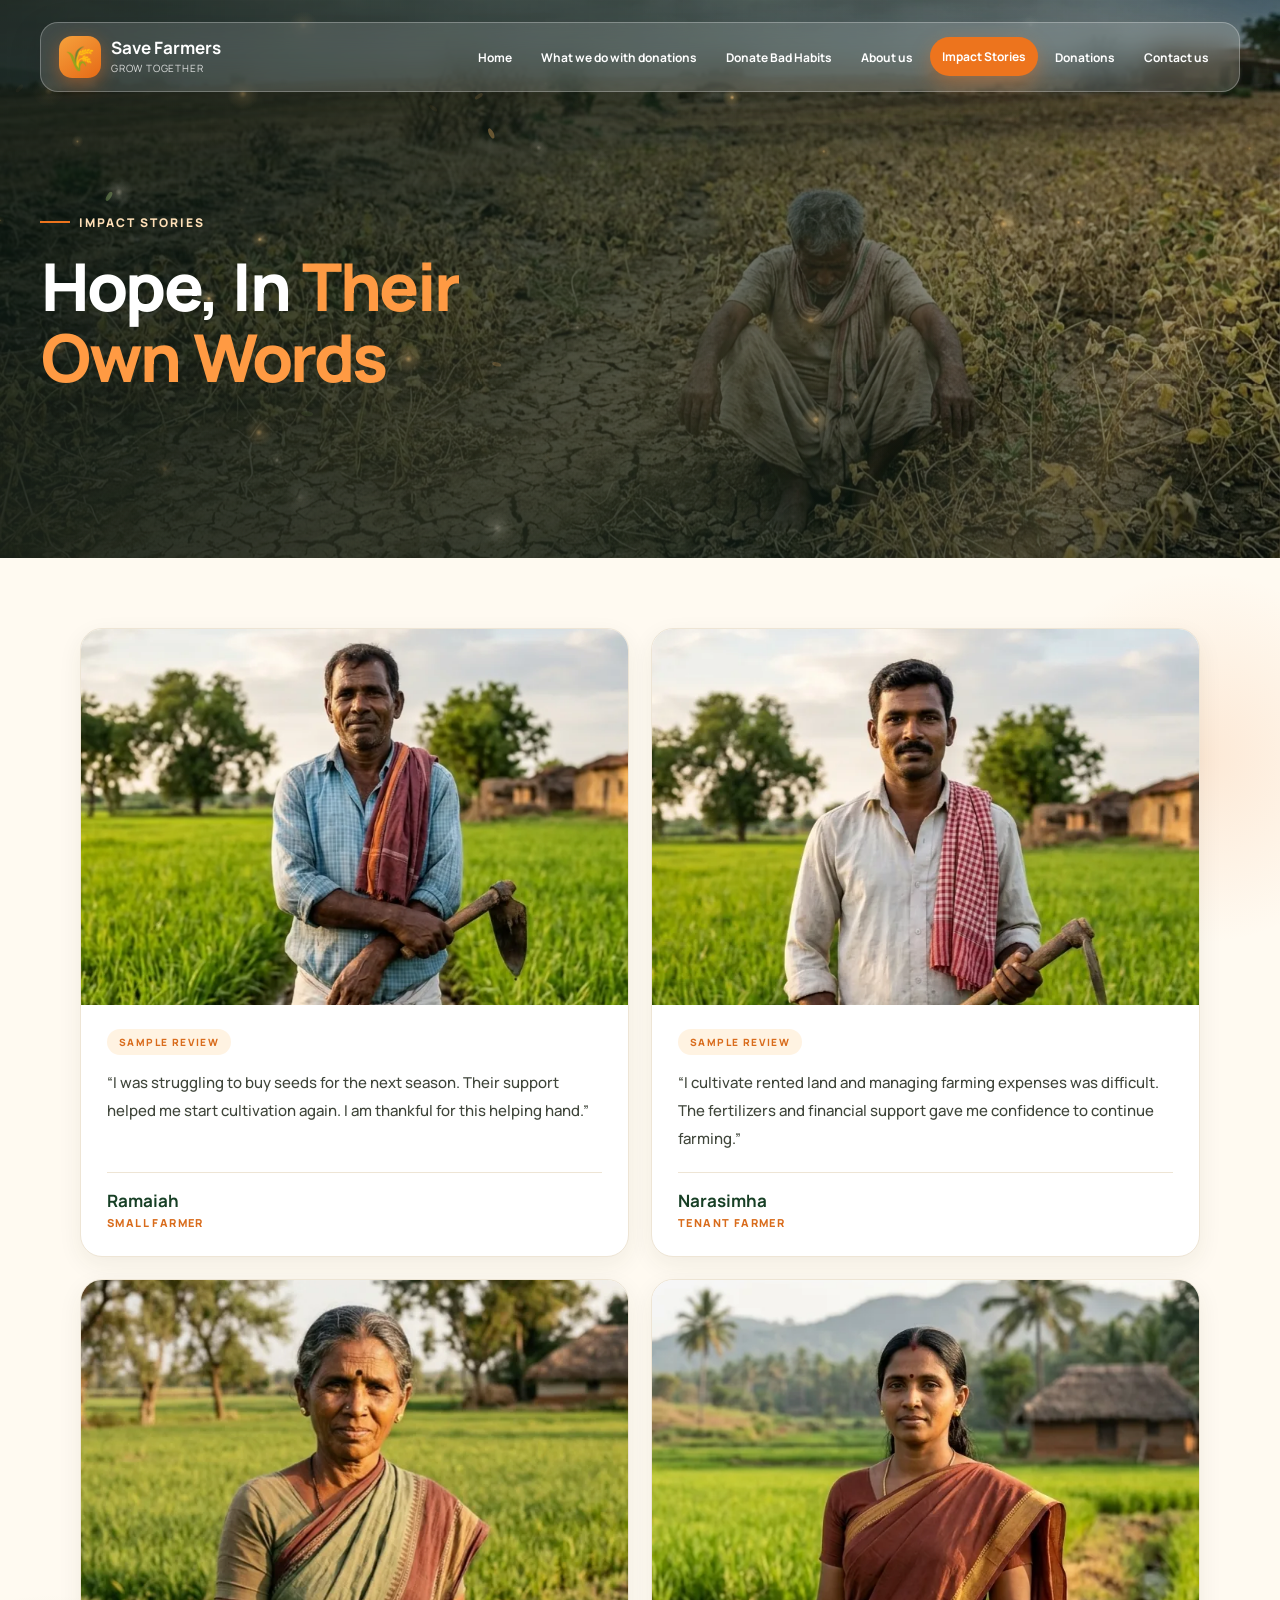
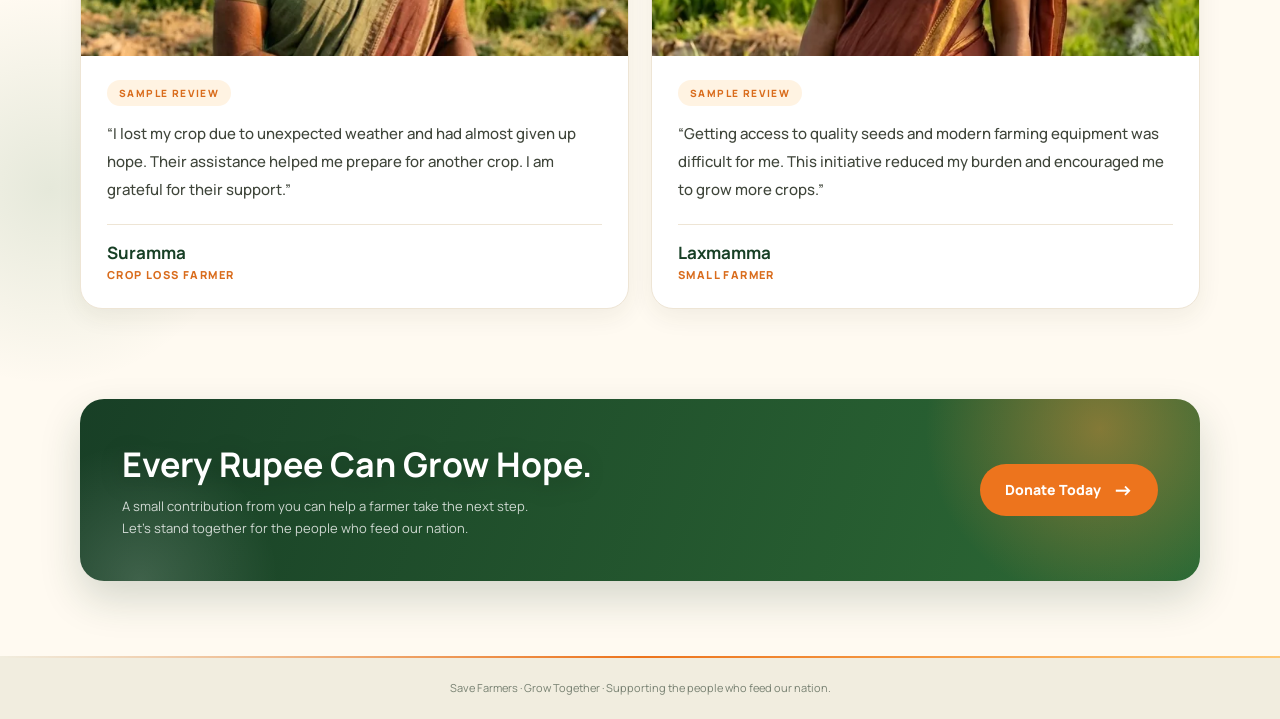
<file: impact-stories.html>
<!DOCTYPE html>
<html lang="en">
<head>
  <meta charset="UTF-8" />
  <meta name="viewport" content="width=device-width, initial-scale=1.0" />
  <meta name="description" content="Stories of farmers who found the support to start again." />
  <title>Impact Stories | Save Farmers | Grow Together</title>
  <link rel="preconnect" href="https://fonts.googleapis.com">
  <link rel="preconnect" href="https://fonts.gstatic.com" crossorigin>
  <link href="https://fonts.googleapis.com/css2?family=Manrope:wght@400;500;600;700;800&display=swap" rel="stylesheet">
  <style>

    :root { --green:#173f25; --green-dark:#102d1b; --orange:#ed741d; --cream:#fff8ec; --ink:#17251b; }
    * { box-sizing: border-box; }
    html { scroll-behavior: smooth; }
    body { margin:0; font-family:"Manrope",Arial,sans-serif; color:var(--ink); background:#f7f2e8; }
    .page-hero {
      position:relative; isolation:isolate; display:flex; flex-direction:column; min-height:62vh;
      background:
        linear-gradient(90deg, rgba(7,20,16,.85) 0%, rgba(10,25,18,.68) 50%, rgba(9,20,15,.3) 100%),
        linear-gradient(0deg, rgba(8,20,14,.42), transparent 42%),
        url("farmer-background.webp") center 54% / cover no-repeat;
    }
    .navbar {
      width:min(1200px, calc(100% - 48px)); margin:22px auto 0; padding:13px 18px;
      display:flex; align-items:center; justify-content:space-between; gap:22px;
      border:1px solid rgba(255,255,255,.27); border-radius:18px; background:rgba(255,255,255,.13);
      backdrop-filter:blur(16px); -webkit-backdrop-filter:blur(16px); box-shadow:0 10px 35px rgba(0,0,0,.12);
    }
    .brand { display:flex; align-items:center; gap:10px; color:#fff; text-decoration:none; flex-shrink:0; }
    .brand-mark { width:42px; height:42px; display:grid; place-items:center; border-radius:13px; color:#fff; background:linear-gradient(145deg,#f6a13c,#e66a16); font-size:24px; }
    .brand strong { display:block; font-size:17px; line-height:1.1; }
    .brand small { display:block; margin-top:3px; color:rgba(255,255,255,.82); font-size:10px; letter-spacing:.8px; }
    .nav-links { display:flex; align-items:center; gap:5px; }
    .nav-links a { color:#fff; text-decoration:none; font-size:12px; font-weight:700; padding:11px 12px; border-radius:999px; transition:background .2s, transform .2s; white-space:nowrap; }
    .nav-links a:hover, .nav-links a.active { background:var(--orange); transform:translateY(-1px); }
    .hero-content { width:min(1200px, calc(100% - 48px)); margin:auto; padding:70px 0 120px; color:#fff; }
    .eyebrow { display:inline-flex; align-items:center; gap:9px; margin-bottom:20px; color:#ffe0b8; font-size:12px; font-weight:800; letter-spacing:2px; text-transform:uppercase; }
    .eyebrow::before { content:""; width:30px; height:2px; background:var(--orange); }
    h1 { max-width:760px; margin:0; font-size:clamp(36px,5.4vw,66px); line-height:1.08; letter-spacing:-2.5px; font-weight:800; text-wrap:balance; }
    h1 span { color:#ff9a43; }


    .section { padding:80px 24px 20px; background:linear-gradient(180deg,#f7f2e8,#fffaf1); }
    .section.alt { background:#fffaf1; padding-bottom:70px; }
    .wrap { width:min(1120px,100%); margin:auto; }
    .num { display:inline-grid; place-items:center; width:46px; height:46px; margin-bottom:14px; border-radius:14px; color:#fff; font-weight:800; font-size:20px; background:linear-gradient(145deg,#f6a13c,#e66a16); }
    .section-kicker { color:#d96c1c; font-size:11px; font-weight:800; letter-spacing:2px; text-transform:uppercase; }
    .wrap h2 { margin:8px 0 14px; color:var(--green); font-size:clamp(26px,3.6vw,40px); letter-spacing:-1.3px; line-height:1.15; }
    .lead { max-width:780px; margin:0 0 30px; color:#4f5348; font-size:15px; line-height:1.9; }
    .photos { display:grid; grid-template-columns:1fr 1fr; gap:18px; margin-bottom:34px; }
    .photos img { display:block; width:100%; aspect-ratio:16/10; object-fit:cover; border-radius:22px; box-shadow:0 14px 34px rgba(23,63,37,.2); }
    .photos .tall { object-position:78% 70%; }
    .sub { margin:0 0 16px; color:var(--green); font-size:17px; font-weight:800; }
    .cards { display:grid; grid-template-columns:repeat(auto-fit,minmax(210px,1fr)); gap:16px; margin:0 0 30px; padding:0; list-style:none; }
    .cards li { padding:22px 20px; border:1px solid #eee5d5; border-radius:18px; background:#fff; box-shadow:0 8px 24px rgba(50,55,35,.06); color:#4f5348; font-size:13px; line-height:1.7; font-weight:600; transition:transform .2s, box-shadow .2s; }
    .cards li:hover { transform:translateY(-5px); box-shadow:0 16px 30px rgba(50,55,35,.1); }
    .cards .ic { display:grid; place-items:center; width:44px; height:44px; margin-bottom:12px; border-radius:14px; background:#edf4e9; font-size:22px; }
    .goal { margin:0 0 30px; padding:20px 24px; border-radius:18px; background:#edf4e9; color:var(--green); font-size:14px; line-height:1.8; font-weight:700; }
    .highlight { margin:6px 0 16px; padding:22px 24px; border-left:5px solid var(--orange); border-radius:0 18px 18px 0; background:#fff3e2; color:var(--green); font-size:20px; font-weight:800; line-height:1.5; }
    .after { margin:0; color:#4f5348; font-size:15px; line-height:1.9; }
    .closing { padding:0 24px 75px; background:#fffaf1; }
    .closing-inner { width:min(1120px,100%); margin:auto; padding:42px; display:flex; align-items:center; justify-content:space-between; gap:25px; border-radius:24px; color:#fff; background:linear-gradient(110deg,#183f26,#2d6a35); box-shadow:0 18px 40px rgba(24,63,38,.18); }
    .closing h2 { margin:0 0 8px; font-size:clamp(24px,3vw,34px); }
    .closing p { margin:0; color:rgba(255,255,255,.78); font-size:13px; line-height:1.7; }
    .btn { display:inline-flex; align-items:center; justify-content:center; gap:12px; min-height:52px; padding:0 25px; border-radius:999px; text-decoration:none; font-size:14px; font-weight:800; color:#fff; background:var(--orange); flex-shrink:0; transition:transform .2s, box-shadow .2s; }
    .btn:hover { transform:translateY(-3px); box-shadow:0 12px 25px rgba(0,0,0,.2); }
    .btn .arrow { font-size:20px; line-height:1; }
    footer { padding:24px; text-align:center; color:#778071; background:#f1eddf; font-size:11px; }

    @media (max-width:980px) {
      .navbar { align-items:flex-start; flex-direction:column; }
      .nav-links { width:100%; overflow-x:auto; padding-bottom:3px; }
      .nav-links a { font-size:11px; }
      .story-card { grid-template-columns:1fr; padding:30px 24px; gap:30px; }
      .portrait { position:static; max-width:380px; margin:0 auto; }
    }
    @media (max-width:600px) {
      .navbar { width:calc(100% - 24px); margin-top:12px; padding:12px; border-radius:14px; }
      .nav-links { gap:2px; }
      .nav-links a { padding:9px 10px; }
      .hero-content { width:calc(100% - 40px); padding:60px 0 110px; }
      h1 { letter-spacing:-1.5px; }
      .story { padding:0 14px 60px; }
      .story-card { margin-top:-55px; padding:22px 18px; border-radius:20px; }
      .story-text p { font-size:14px; }
      .highlight { font-size:16px; padding:18px; }
      .closing { padding:0 18px 55px; }
      .closing-inner { padding:28px 22px; align-items:flex-start; flex-direction:column; }
    }
      @media (max-width:700px) { .photos { grid-template-columns:1fr; } .section { padding:60px 18px 10px; } .section.alt { padding-bottom:55px; } .highlight { font-size:17px; } }
  
    .poster { display:block; width:100%; height:auto; margin:0 0 30px; border-radius:22px; box-shadow:0 14px 34px rgba(23,63,37,.22); }
    .eq { display:inline-block; margin:0 0 14px; padding:8px 16px; border-radius:999px; background:#edf4e9; color:var(--green); font-size:12px; font-weight:800; letter-spacing:.3px; }
    .lead strong, .after strong { color:var(--green); }
    .intro-note { max-width:820px; }
    .benefits { margin:0 0 30px; padding:0; list-style:none; display:grid; grid-template-columns:repeat(auto-fit,minmax(240px,1fr)); gap:16px; }
    .benefits li { padding:22px 20px; border:1px solid #eee5d5; border-radius:18px; background:#fff; box-shadow:0 8px 24px rgba(50,55,35,.06); color:#4f5348; font-size:14px; line-height:1.7; font-weight:600; }
    .benefits .ic { display:grid; place-items:center; width:44px; height:44px; margin-bottom:12px; border-radius:14px; background:#edf4e9; font-size:22px; }
    .tagline { margin:0 0 14px; color:var(--green); font-size:clamp(20px,3vw,30px); font-weight:800; line-height:1.3; letter-spacing:-.5px; text-transform:uppercase; }
    .italic { margin:0; color:#4f5348; font-size:15px; line-height:1.9; font-style:italic; }
  
    .contact-grid { display:grid; grid-template-columns:repeat(auto-fit,minmax(260px,1fr)); gap:18px; margin:0 0 30px; }
    .contact-card { display:block; padding:28px 24px; border:1px solid #eee5d5; border-radius:20px; background:#fff; box-shadow:0 8px 24px rgba(50,55,35,.06); color:inherit; text-decoration:none; transition:transform .2s, box-shadow .2s; }
    a.contact-card:hover { transform:translateY(-5px); box-shadow:0 16px 30px rgba(50,55,35,.1); }
    .contact-card .ic { display:grid; place-items:center; width:50px; height:50px; margin-bottom:14px; border-radius:15px; background:#edf4e9; font-size:25px; }
    .contact-card small { display:block; margin-bottom:6px; color:#d96c1c; font-size:11px; font-weight:800; letter-spacing:1.6px; text-transform:uppercase; }
    .contact-card strong { display:block; color:var(--green); font-size:16px; line-height:1.5; overflow-wrap:anywhere; }
    .contact-card span { display:block; margin-top:4px; color:#65685e; font-size:13px; line-height:1.7; font-weight:600; }
    .ways { margin:0 0 30px; padding:0; list-style:none; display:flex; flex-wrap:wrap; gap:10px; }
    .ways li { padding:10px 18px; border-radius:999px; background:#edf4e9; color:var(--green); font-size:13px; font-weight:800; }
  
    .stories { display:grid; grid-template-columns:repeat(2,1fr); gap:22px; margin:0 0 20px; }
    .story-card { display:flex; flex-direction:column; overflow:hidden; border:1px solid #eee5d5; border-radius:22px; background:#fff; box-shadow:0 8px 24px rgba(50,55,35,.07); transition:transform .2s, box-shadow .2s; }
    .story-card:hover { transform:translateY(-5px); box-shadow:0 16px 32px rgba(50,55,35,.12); }
    .story-card img { display:block; width:100%; aspect-ratio:16/11; object-fit:cover; }
    .story-body { padding:24px 26px 26px; display:flex; flex-direction:column; flex:1; }
    .badge { align-self:flex-start; margin-bottom:14px; padding:6px 12px; border-radius:999px; background:#fff3e2; color:#d96c1c; font-size:10px; font-weight:800; letter-spacing:1.4px; text-transform:uppercase; }
    .quote { margin:0 0 20px; color:#3f453a; font-size:15px; line-height:1.85; font-weight:500; flex:1; }
    .who { padding-top:16px; border-top:1px solid #eee5d5; }
    .who strong { display:block; color:var(--green); font-size:17px; }
    .who span { display:block; margin-top:3px; color:#d96c1c; font-size:11px; font-weight:800; letter-spacing:1.4px; text-transform:uppercase; }
    @media (max-width:760px) { .stories { grid-template-columns:1fr; } }
  
    /* ---- Mobile menu (tablet/phone only; laptop navbar unchanged) ---- */
    .menu-toggle { display:none; }
    @media (max-width:980px) {
      .navbar { flex-direction:row; align-items:center; flex-wrap:nowrap; position:relative; z-index:20; }
      .menu-toggle { display:flex; flex-direction:column; justify-content:center; align-items:stretch; gap:5px; width:46px; height:46px; margin-left:auto; padding:0 12px; border:1px solid rgba(255,255,255,.38); border-radius:14px; background:rgba(255,255,255,.16); cursor:pointer; -webkit-tap-highlight-color:transparent; }
      .menu-toggle span { display:block; height:2px; border-radius:2px; background:#fff; transition:transform .25s ease, opacity .2s ease; }
      .navbar.open .menu-toggle { background:var(--orange); border-color:var(--orange); }
      .navbar.open .menu-toggle span:nth-child(1) { transform:translateY(7px) rotate(45deg); }
      .navbar.open .menu-toggle span:nth-child(2) { opacity:0; }
      .navbar.open .menu-toggle span:nth-child(3) { transform:translateY(-7px) rotate(-45deg); }
      .nav-links { display:none; position:absolute; top:calc(100% + 10px); left:0; right:0; width:auto; flex-direction:column; align-items:stretch; gap:4px; padding:12px; overflow:visible; border:1px solid rgba(255,255,255,.2); border-radius:20px; background:rgba(14,40,25,.97); box-shadow:0 22px 44px rgba(0,0,0,.35); }
      .navbar.open .nav-links { display:flex; animation:menuIn .22s ease; }
      .nav-links a { display:flex; align-items:center; justify-content:space-between; padding:15px 16px; border-radius:13px; font-size:15px; white-space:normal; transform:none !important; }
      .nav-links a::after { content:"\203A"; opacity:.55; font-size:20px; line-height:1; }
      .nav-links a.active { background:var(--orange); }
      .nav-links a.active::after { opacity:1; }
      .hero.menu-open, .page-hero.menu-open { z-index:30; }
    }
    @keyframes menuIn { from { opacity:0; transform:translateY(-8px); } to { opacity:1; transform:none; } }
  </style>
  <script>document.documentElement.className+=" fx"</script>
  <link rel="stylesheet" href="effects.css">
</head>
<body>
  <header class="page-hero" id="home">
    <nav class="navbar" aria-label="Main navigation">
      <a class="brand" href="index.html">
        <span class="brand-mark">🌾</span>
        <span><strong>Save Farmers</strong><small>GROW TOGETHER</small></span>
      </a>
      <button class="menu-toggle" type="button" aria-label="Open menu" aria-expanded="false" aria-controls="navlinks"><span></span><span></span><span></span></button>
      <div class="nav-links" id="navlinks">
        <a href="index.html">Home</a>
        <a href="what-we-do-with-donations.html">What we do with donations</a>
        <a href="donate-bad-habits.html">Donate Bad Habits</a>
        <a href="aboutus.html">About us</a>
        <a class="active" href="impact-stories.html">Impact Stories</a>
        <a href="donations.html">Donations</a>
        <a href="contact.html">Contact us</a>
      </div>
    </nav>
    <div class="hero-content">
      <div class="eyebrow">Impact stories</div>
      <h1>Hope, In <span>Their Own Words</span></h1>
    </div>
  </header>

  <section class="section alt" id="stories" style="padding-top:70px">
    <div class="wrap">
      <div class="stories">
        <article class="story-card">
          <img src="ramaiah.webp" alt="Ramaiah, small farmer" style="object-position:35% 22%" />
          <div class="story-body">
            <span class="badge">Sample review</span>
            <p class="quote">“I was struggling to buy seeds for the next season. Their support helped me start cultivation again. I am thankful for this helping hand.”</p>
            <div class="who"><strong>Ramaiah</strong><span>Small Farmer</span></div>
          </div>
        </article>
        <article class="story-card">
          <img src="narasimha.webp" alt="Narasimha, tenant farmer" style="object-position:45% 22%" />
          <div class="story-body">
            <span class="badge">Sample review</span>
            <p class="quote">“I cultivate rented land and managing farming expenses was difficult. The fertilizers and financial support gave me confidence to continue farming.”</p>
            <div class="who"><strong>Narasimha</strong><span>Tenant Farmer</span></div>
          </div>
        </article>
        <article class="story-card">
          <img src="suramma.webp" alt="Suramma, crop loss farmer" style="object-position:50% 25%" />
          <div class="story-body">
            <span class="badge">Sample review</span>
            <p class="quote">“I lost my crop due to unexpected weather and had almost given up hope. Their assistance helped me prepare for another crop. I am grateful for their support.”</p>
            <div class="who"><strong>Suramma</strong><span>Crop Loss Farmer</span></div>
          </div>
        </article>
        <article class="story-card">
          <img src="laxmamma.webp" alt="Laxmamma, small farmer" style="object-position:45% 22%" />
          <div class="story-body">
            <span class="badge">Sample review</span>
            <p class="quote">“Getting access to quality seeds and modern farming equipment was difficult for me. This initiative reduced my burden and encouraged me to grow more crops.”</p>
            <div class="who"><strong>Laxmamma</strong><span>Small Farmer</span></div>
          </div>
        </article>
      </div>
    </div>
  </section>

  <section class="closing" id="donate">
    <div class="closing-inner">
      <div>
        <h2>Every Rupee Can Grow Hope.</h2>
        <p>A small contribution from you can help a farmer take the next step.<br>Let's stand together for the people who feed our nation.</p>
      </div>
      <a class="btn" href="donations.html">Donate Today <span class="arrow">→</span></a>
    </div>
  </section>

  <footer id="contact">Save Farmers · Grow Together · Supporting the people who feed our nation.</footer>
  <script>
    (function () {
      var nav = document.querySelector('.navbar'), btn = document.querySelector('.menu-toggle');
      if (!nav || !btn) return;
      var host = nav.closest('header');
      function setOpen(o) {
        nav.classList.toggle('open', o);
        if (host) host.classList.toggle('menu-open', o);
        btn.setAttribute('aria-expanded', o ? 'true' : 'false');
      }
      btn.addEventListener('click', function (e) { e.stopPropagation(); setOpen(!nav.classList.contains('open')); });
      nav.querySelectorAll('.nav-links a').forEach(function (a) { a.addEventListener('click', function () { setOpen(false); }); });
      document.addEventListener('click', function (e) { if (!nav.contains(e.target)) setOpen(false); });
      document.addEventListener('keydown', function (e) { if (e.key === 'Escape') setOpen(false); });
      window.addEventListener('resize', function () { if (window.innerWidth > 980) setOpen(false); });
    })();
  </script>
  <script src="effects.js" defer></script>
</body>
</html>
</file>
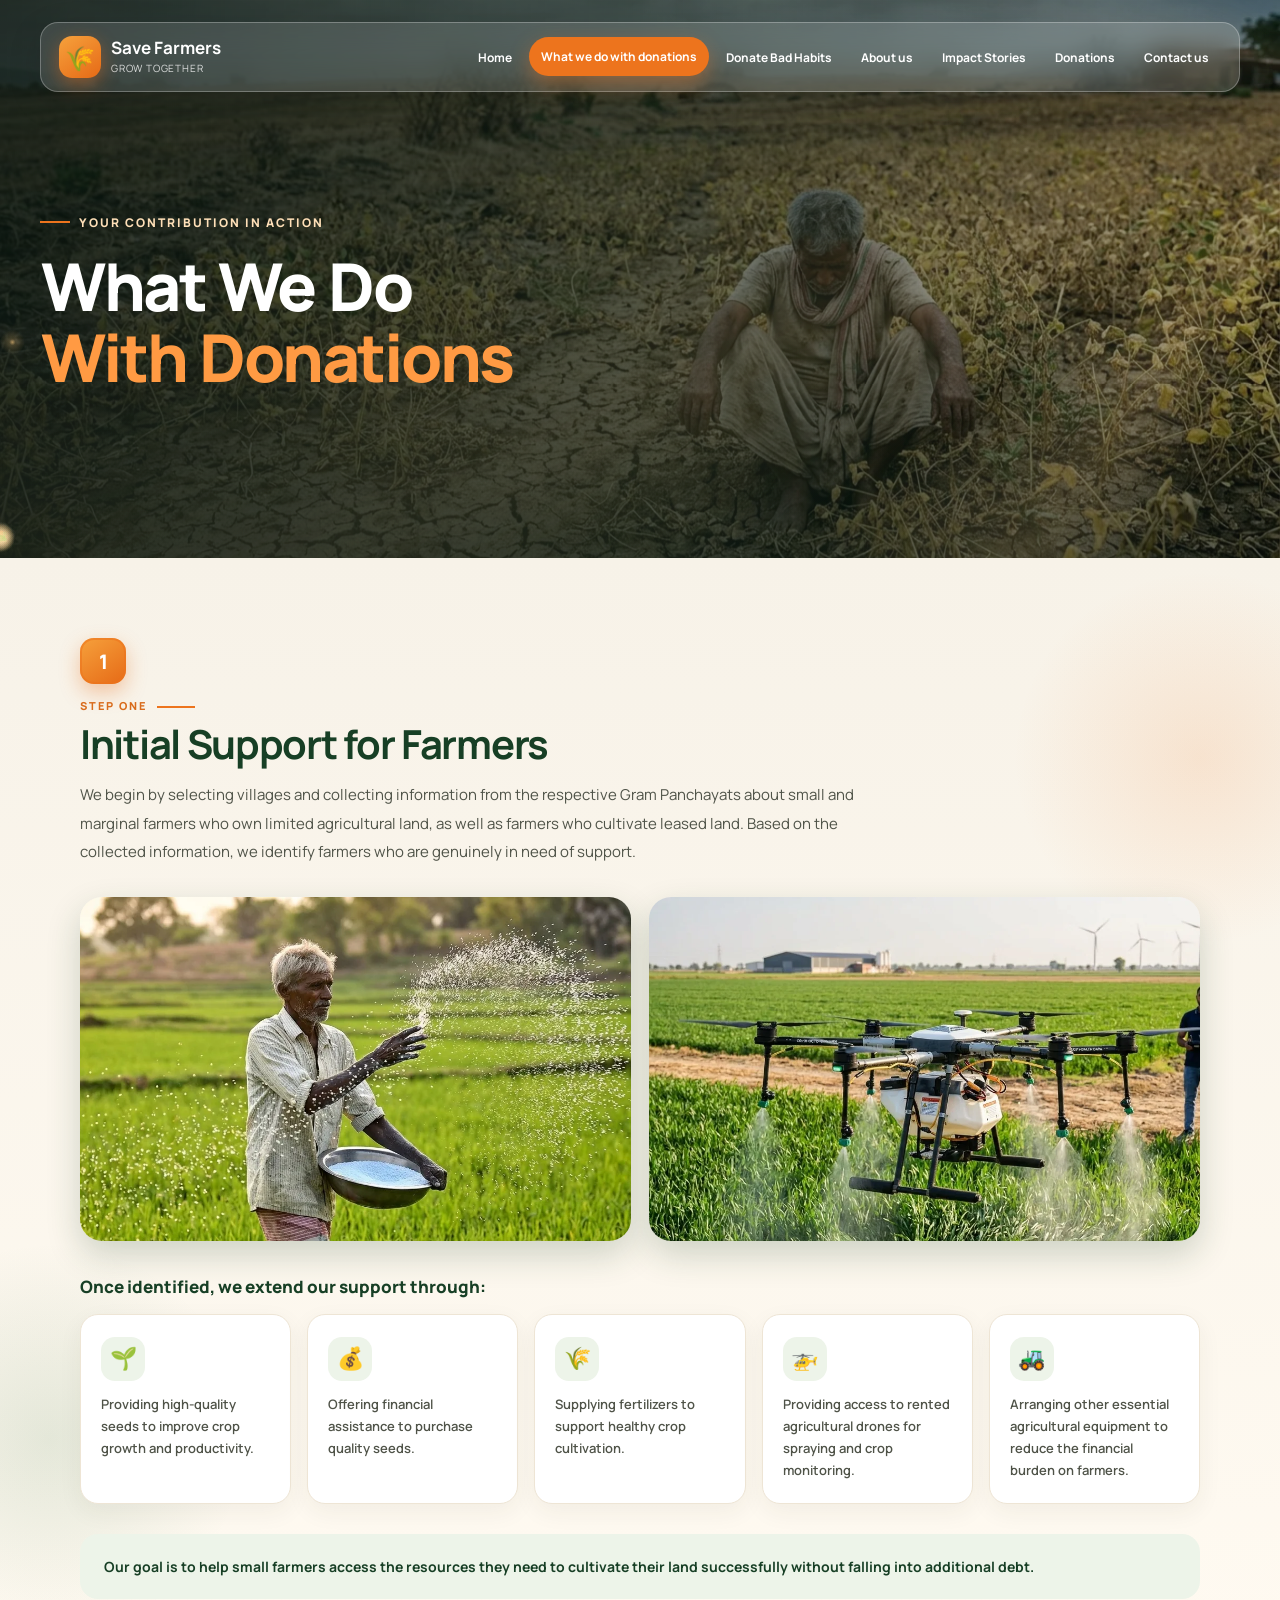
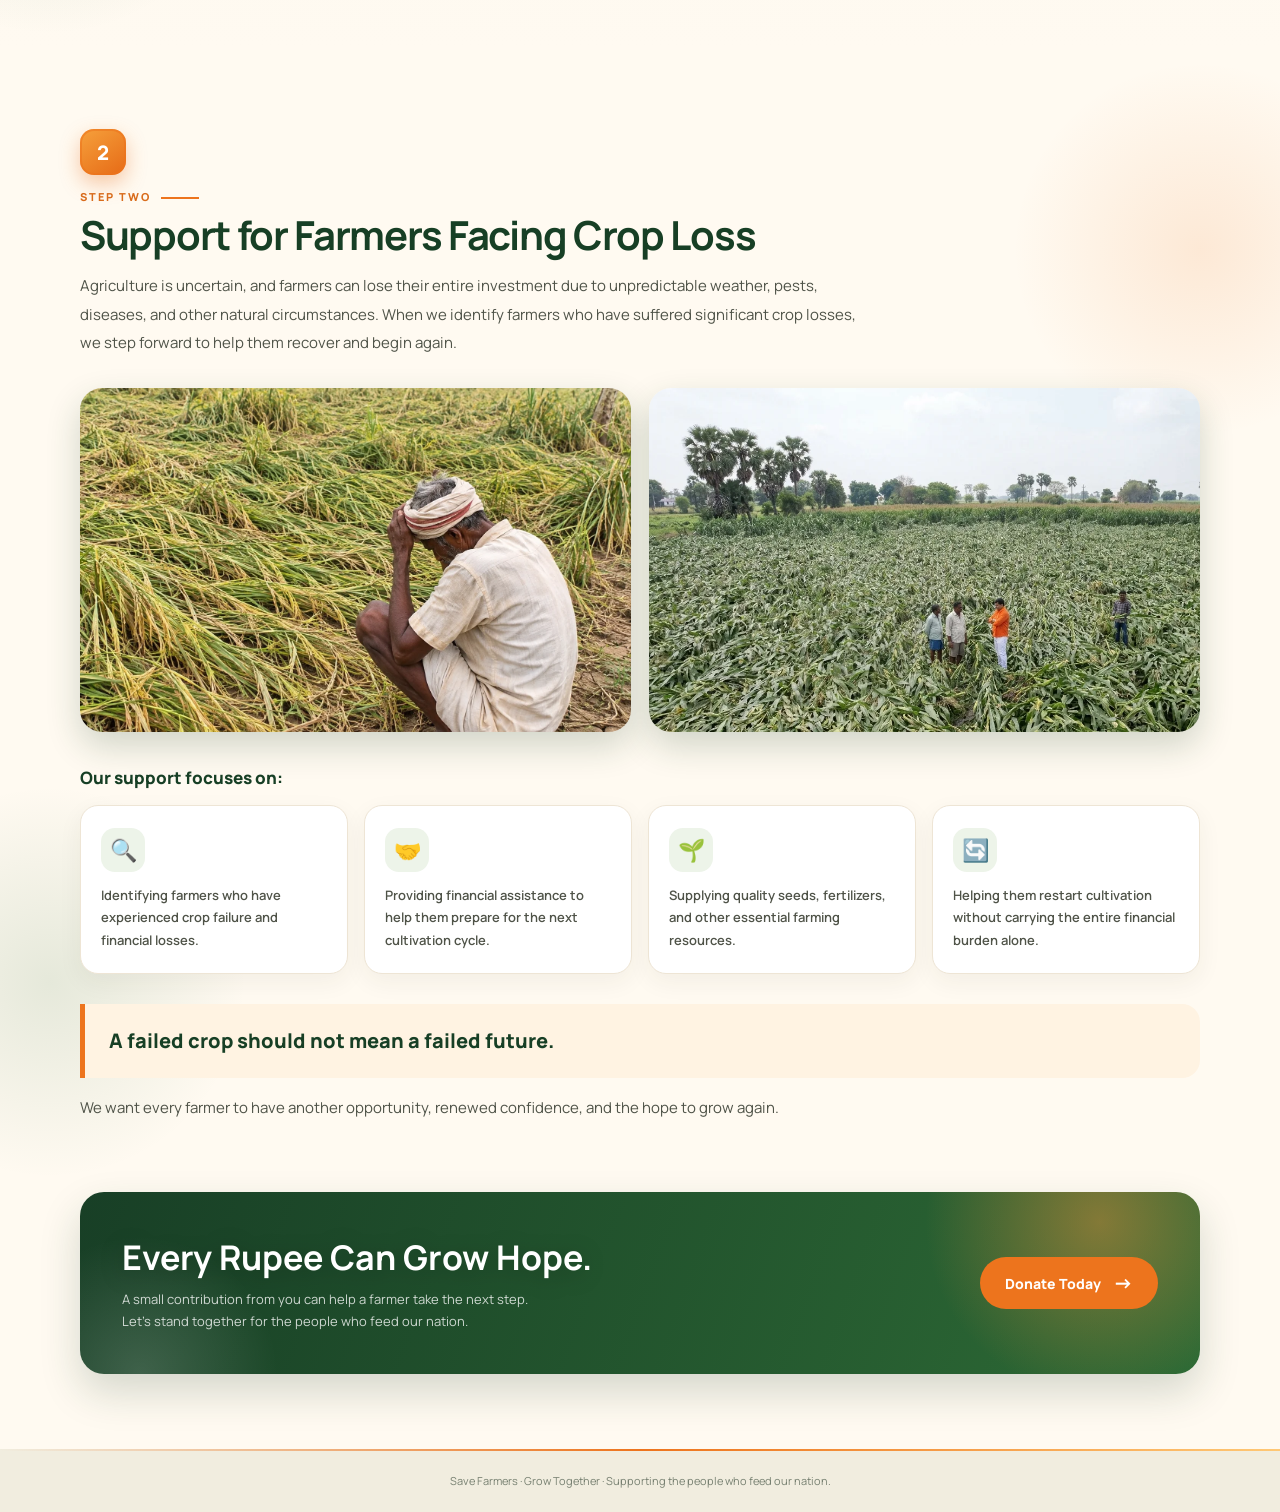
<file: what-we-do-with-donations.html>
<!DOCTYPE html>
<html lang="en">
<head>
  <meta charset="UTF-8" />
  <meta name="viewport" content="width=device-width, initial-scale=1.0" />
  <meta name="description" content="How your donations support small and marginal farmers, from seeds and fertilizers to recovery after crop loss." />
  <title>What We Do With Donations | Save Farmers | Grow Together</title>
  <link rel="preconnect" href="https://fonts.googleapis.com">
  <link rel="preconnect" href="https://fonts.gstatic.com" crossorigin>
  <link href="https://fonts.googleapis.com/css2?family=Manrope:wght@400;500;600;700;800&display=swap" rel="stylesheet">
  <style>

    :root { --green:#173f25; --green-dark:#102d1b; --orange:#ed741d; --cream:#fff8ec; --ink:#17251b; }
    * { box-sizing: border-box; }
    html { scroll-behavior: smooth; }
    body { margin:0; font-family:"Manrope",Arial,sans-serif; color:var(--ink); background:#f7f2e8; }
    .page-hero {
      position:relative; isolation:isolate; display:flex; flex-direction:column; min-height:62vh;
      background:
        linear-gradient(90deg, rgba(7,20,16,.85) 0%, rgba(10,25,18,.68) 50%, rgba(9,20,15,.3) 100%),
        linear-gradient(0deg, rgba(8,20,14,.42), transparent 42%),
        url("farmer-background.webp") center 54% / cover no-repeat;
    }
    .navbar {
      width:min(1200px, calc(100% - 48px)); margin:22px auto 0; padding:13px 18px;
      display:flex; align-items:center; justify-content:space-between; gap:22px;
      border:1px solid rgba(255,255,255,.27); border-radius:18px; background:rgba(255,255,255,.13);
      backdrop-filter:blur(16px); -webkit-backdrop-filter:blur(16px); box-shadow:0 10px 35px rgba(0,0,0,.12);
    }
    .brand { display:flex; align-items:center; gap:10px; color:#fff; text-decoration:none; flex-shrink:0; }
    .brand-mark { width:42px; height:42px; display:grid; place-items:center; border-radius:13px; color:#fff; background:linear-gradient(145deg,#f6a13c,#e66a16); font-size:24px; }
    .brand strong { display:block; font-size:17px; line-height:1.1; }
    .brand small { display:block; margin-top:3px; color:rgba(255,255,255,.82); font-size:10px; letter-spacing:.8px; }
    .nav-links { display:flex; align-items:center; gap:5px; }
    .nav-links a { color:#fff; text-decoration:none; font-size:12px; font-weight:700; padding:11px 12px; border-radius:999px; transition:background .2s, transform .2s; white-space:nowrap; }
    .nav-links a:hover, .nav-links a.active { background:var(--orange); transform:translateY(-1px); }
    .hero-content { width:min(1200px, calc(100% - 48px)); margin:auto; padding:70px 0 120px; color:#fff; }
    .eyebrow { display:inline-flex; align-items:center; gap:9px; margin-bottom:20px; color:#ffe0b8; font-size:12px; font-weight:800; letter-spacing:2px; text-transform:uppercase; }
    .eyebrow::before { content:""; width:30px; height:2px; background:var(--orange); }
    h1 { max-width:760px; margin:0; font-size:clamp(36px,5.4vw,66px); line-height:1.08; letter-spacing:-2.5px; font-weight:800; text-wrap:balance; }
    h1 span { color:#ff9a43; }


    .section { padding:80px 24px 20px; background:linear-gradient(180deg,#f7f2e8,#fffaf1); }
    .section.alt { background:#fffaf1; padding-bottom:70px; }
    .wrap { width:min(1120px,100%); margin:auto; }
    .num { display:inline-grid; place-items:center; width:46px; height:46px; margin-bottom:14px; border-radius:14px; color:#fff; font-weight:800; font-size:20px; background:linear-gradient(145deg,#f6a13c,#e66a16); }
    .section-kicker { color:#d96c1c; font-size:11px; font-weight:800; letter-spacing:2px; text-transform:uppercase; }
    .wrap h2 { margin:8px 0 14px; color:var(--green); font-size:clamp(26px,3.6vw,40px); letter-spacing:-1.3px; line-height:1.15; }
    .lead { max-width:780px; margin:0 0 30px; color:#4f5348; font-size:15px; line-height:1.9; }
    .photos { display:grid; grid-template-columns:1fr 1fr; gap:18px; margin-bottom:34px; }
    .photos img { display:block; width:100%; aspect-ratio:16/10; object-fit:cover; border-radius:22px; box-shadow:0 14px 34px rgba(23,63,37,.2); }
    .photos .tall { object-position:78% 70%; }
    .sub { margin:0 0 16px; color:var(--green); font-size:17px; font-weight:800; }
    .cards { display:grid; grid-template-columns:repeat(auto-fit,minmax(210px,1fr)); gap:16px; margin:0 0 30px; padding:0; list-style:none; }
    .cards li { padding:22px 20px; border:1px solid #eee5d5; border-radius:18px; background:#fff; box-shadow:0 8px 24px rgba(50,55,35,.06); color:#4f5348; font-size:13px; line-height:1.7; font-weight:600; transition:transform .2s, box-shadow .2s; }
    .cards li:hover { transform:translateY(-5px); box-shadow:0 16px 30px rgba(50,55,35,.1); }
    .cards .ic { display:grid; place-items:center; width:44px; height:44px; margin-bottom:12px; border-radius:14px; background:#edf4e9; font-size:22px; }
    .goal { margin:0 0 30px; padding:20px 24px; border-radius:18px; background:#edf4e9; color:var(--green); font-size:14px; line-height:1.8; font-weight:700; }
    .highlight { margin:6px 0 16px; padding:22px 24px; border-left:5px solid var(--orange); border-radius:0 18px 18px 0; background:#fff3e2; color:var(--green); font-size:20px; font-weight:800; line-height:1.5; }
    .after { margin:0; color:#4f5348; font-size:15px; line-height:1.9; }
    .closing { padding:0 24px 75px; background:#fffaf1; }
    .closing-inner { width:min(1120px,100%); margin:auto; padding:42px; display:flex; align-items:center; justify-content:space-between; gap:25px; border-radius:24px; color:#fff; background:linear-gradient(110deg,#183f26,#2d6a35); box-shadow:0 18px 40px rgba(24,63,38,.18); }
    .closing h2 { margin:0 0 8px; font-size:clamp(24px,3vw,34px); }
    .closing p { margin:0; color:rgba(255,255,255,.78); font-size:13px; line-height:1.7; }
    .btn { display:inline-flex; align-items:center; justify-content:center; gap:12px; min-height:52px; padding:0 25px; border-radius:999px; text-decoration:none; font-size:14px; font-weight:800; color:#fff; background:var(--orange); flex-shrink:0; transition:transform .2s, box-shadow .2s; }
    .btn:hover { transform:translateY(-3px); box-shadow:0 12px 25px rgba(0,0,0,.2); }
    .btn .arrow { font-size:20px; line-height:1; }
    footer { padding:24px; text-align:center; color:#778071; background:#f1eddf; font-size:11px; }

    @media (max-width:980px) {
      .navbar { align-items:flex-start; flex-direction:column; }
      .nav-links { width:100%; overflow-x:auto; padding-bottom:3px; }
      .nav-links a { font-size:11px; }
      .story-card { grid-template-columns:1fr; padding:30px 24px; gap:30px; }
      .portrait { position:static; max-width:380px; margin:0 auto; }
    }
    @media (max-width:600px) {
      .navbar { width:calc(100% - 24px); margin-top:12px; padding:12px; border-radius:14px; }
      .nav-links { gap:2px; }
      .nav-links a { padding:9px 10px; }
      .hero-content { width:calc(100% - 40px); padding:60px 0 110px; }
      h1 { letter-spacing:-1.5px; }
      .story { padding:0 14px 60px; }
      .story-card { margin-top:-55px; padding:22px 18px; border-radius:20px; }
      .story-text p { font-size:14px; }
      .highlight { font-size:16px; padding:18px; }
      .closing { padding:0 18px 55px; }
      .closing-inner { padding:28px 22px; align-items:flex-start; flex-direction:column; }
    }
      @media (max-width:700px) { .photos { grid-template-columns:1fr; } .section { padding:60px 18px 10px; } .section.alt { padding-bottom:55px; } .highlight { font-size:17px; } }
  
    /* ---- Mobile menu (tablet/phone only; laptop navbar unchanged) ---- */
    .menu-toggle { display:none; }
    @media (max-width:980px) {
      .navbar { flex-direction:row; align-items:center; flex-wrap:nowrap; position:relative; z-index:20; }
      .menu-toggle { display:flex; flex-direction:column; justify-content:center; align-items:stretch; gap:5px; width:46px; height:46px; margin-left:auto; padding:0 12px; border:1px solid rgba(255,255,255,.38); border-radius:14px; background:rgba(255,255,255,.16); cursor:pointer; -webkit-tap-highlight-color:transparent; }
      .menu-toggle span { display:block; height:2px; border-radius:2px; background:#fff; transition:transform .25s ease, opacity .2s ease; }
      .navbar.open .menu-toggle { background:var(--orange); border-color:var(--orange); }
      .navbar.open .menu-toggle span:nth-child(1) { transform:translateY(7px) rotate(45deg); }
      .navbar.open .menu-toggle span:nth-child(2) { opacity:0; }
      .navbar.open .menu-toggle span:nth-child(3) { transform:translateY(-7px) rotate(-45deg); }
      .nav-links { display:none; position:absolute; top:calc(100% + 10px); left:0; right:0; width:auto; flex-direction:column; align-items:stretch; gap:4px; padding:12px; overflow:visible; border:1px solid rgba(255,255,255,.2); border-radius:20px; background:rgba(14,40,25,.97); box-shadow:0 22px 44px rgba(0,0,0,.35); }
      .navbar.open .nav-links { display:flex; animation:menuIn .22s ease; }
      .nav-links a { display:flex; align-items:center; justify-content:space-between; padding:15px 16px; border-radius:13px; font-size:15px; white-space:normal; transform:none !important; }
      .nav-links a::after { content:"\203A"; opacity:.55; font-size:20px; line-height:1; }
      .nav-links a.active { background:var(--orange); }
      .nav-links a.active::after { opacity:1; }
      .hero.menu-open, .page-hero.menu-open { z-index:30; }
    }
    @keyframes menuIn { from { opacity:0; transform:translateY(-8px); } to { opacity:1; transform:none; } }
  </style>
  <script>document.documentElement.className+=" fx"</script>
  <link rel="stylesheet" href="effects.css">
</head>
<body>
  <header class="page-hero" id="home">
    <nav class="navbar" aria-label="Main navigation">
      <a class="brand" href="index.html">
        <span class="brand-mark">🌾</span>
        <span><strong>Save Farmers</strong><small>GROW TOGETHER</small></span>
      </a>
      <button class="menu-toggle" type="button" aria-label="Open menu" aria-expanded="false" aria-controls="navlinks"><span></span><span></span><span></span></button>
      <div class="nav-links" id="navlinks">
        <a href="index.html">Home</a>
        <a class="active" href="what-we-do-with-donations.html">What we do with donations</a>
        <a href="donate-bad-habits.html">Donate Bad Habits</a>
        <a href="aboutus.html">About us</a>
        <a href="impact-stories.html">Impact Stories</a>
        <a href="donations.html">Donations</a>
        <a href="contact.html">Contact us</a>
      </div>
    </nav>
    <div class="hero-content">
      <div class="eyebrow">Your contribution in action</div>
      <h1>What We Do <span>With Donations</span></h1>
    </div>
  </header>

  <section class="section" id="initial-support">
    <div class="wrap">
      <div class="num">1</div>
      <div class="section-kicker">Step one</div>
      <h2>Initial Support for Farmers</h2>
      <p class="lead">We begin by selecting villages and collecting information from the respective Gram Panchayats about small and marginal farmers who own limited agricultural land, as well as farmers who cultivate leased land. Based on the collected information, we identify farmers who are genuinely in need of support.</p>
      <div class="photos">
        <img src="fertilizers.webp" alt="A farmer spreading fertilizer across a green paddy field" />
        <img src="drone.webp" alt="An agricultural drone spraying a crop field while an operator watches" />
      </div>
      <h3 class="sub">Once identified, we extend our support through:</h3>
      <ul class="cards">
        <li><div class="ic">🌱</div>Providing high-quality seeds to improve crop growth and productivity.</li>
        <li><div class="ic">💰</div>Offering financial assistance to purchase quality seeds.</li>
        <li><div class="ic">🌾</div>Supplying fertilizers to support healthy crop cultivation.</li>
        <li><div class="ic">🚁</div>Providing access to rented agricultural drones for spraying and crop monitoring.</li>
        <li><div class="ic">🚜</div>Arranging other essential agricultural equipment to reduce the financial burden on farmers.</li>
      </ul>
      <div class="goal">Our goal is to help small farmers access the resources they need to cultivate their land successfully without falling into additional debt.</div>
    </div>
  </section>

  <section class="section alt" id="crop-loss">
    <div class="wrap">
      <div class="num">2</div>
      <div class="section-kicker">Step two</div>
      <h2>Support for Farmers Facing Crop Loss</h2>
      <p class="lead">Agriculture is uncertain, and farmers can lose their entire investment due to unpredictable weather, pests, diseases, and other natural circumstances. When we identify farmers who have suffered significant crop losses, we step forward to help them recover and begin again.</p>
      <div class="photos">
        <img class="tall" src="failing-field.webp" alt="A farmer sitting with his head in his hand beside a flattened, damaged crop" />
        <img src="crop-loss.webp" alt="Farmers surveying a field of flattened crops after damage" />
      </div>
      <h3 class="sub">Our support focuses on:</h3>
      <ul class="cards">
        <li><div class="ic">🔍</div>Identifying farmers who have experienced crop failure and financial losses.</li>
        <li><div class="ic">🤝</div>Providing financial assistance to help them prepare for the next cultivation cycle.</li>
        <li><div class="ic">🌱</div>Supplying quality seeds, fertilizers, and other essential farming resources.</li>
        <li><div class="ic">🔄</div>Helping them restart cultivation without carrying the entire financial burden alone.</li>
      </ul>
      <div class="highlight">A failed crop should not mean a failed future.</div>
      <p class="after">We want every farmer to have another opportunity, renewed confidence, and the hope to grow again.</p>
    </div>
  </section>

  <section class="closing" id="donate">
    <div class="closing-inner">
      <div>
        <h2>Every Rupee Can Grow Hope.</h2>
        <p>A small contribution from you can help a farmer take the next step.<br>Let's stand together for the people who feed our nation.</p>
      </div>
      <a class="btn" href="donations.html">Donate Today <span class="arrow">→</span></a>
    </div>
  </section>

  <footer id="contact">Save Farmers · Grow Together · Supporting the people who feed our nation.</footer>
  <script>
    (function () {
      var nav = document.querySelector('.navbar'), btn = document.querySelector('.menu-toggle');
      if (!nav || !btn) return;
      var host = nav.closest('header');
      function setOpen(o) {
        nav.classList.toggle('open', o);
        if (host) host.classList.toggle('menu-open', o);
        btn.setAttribute('aria-expanded', o ? 'true' : 'false');
      }
      btn.addEventListener('click', function (e) { e.stopPropagation(); setOpen(!nav.classList.contains('open')); });
      nav.querySelectorAll('.nav-links a').forEach(function (a) { a.addEventListener('click', function () { setOpen(false); }); });
      document.addEventListener('click', function (e) { if (!nav.contains(e.target)) setOpen(false); });
      document.addEventListener('keydown', function (e) { if (e.key === 'Escape') setOpen(false); });
      window.addEventListener('resize', function () { if (window.innerWidth > 980) setOpen(false); });
    })();
  </script>
  <script src="effects.js" defer></script>
</body>
</html>
</file>
<file: effects.css>
/* ==========================================================================
   Save Farmers — visual effects layer
   Styling + motion only. No content lives in this file.
   Everything is gated behind html.fx (set by a tiny inline script), so the
   site still renders normally if JavaScript is unavailable.
   ========================================================================== */

:root {
  --gold: #ffc875;
  --ease-out: cubic-bezier(.2, .8, .2, 1);
  --ease-spring: cubic-bezier(.34, 1.56, .64, 1);
}

::selection { background: var(--orange); color: #fff; }
html { accent-color: var(--orange); scrollbar-width: thin; scrollbar-color: #e0a15f #f1eddf; }
::-webkit-scrollbar { width: 11px; }
::-webkit-scrollbar-track { background: #f1eddf; }
::-webkit-scrollbar-thumb { background: linear-gradient(180deg, #f6a13c, #e66a16); border-radius: 99px; border: 2px solid #f1eddf; }

a:focus-visible, button:focus-visible {
  outline: 3px solid var(--gold);
  outline-offset: 3px;
  border-radius: 12px;
}

/* ---------- page load / leave -------------------------------------------- */
html.fx body { animation: pageIn .7s ease both; }
html.fx.fx-leave body { opacity: 0; transition: opacity .25s ease; }
@keyframes pageIn { from { opacity: 0; } to { opacity: 1; } }

/* ---------- scroll progress bar ------------------------------------------ */
.fx-progress {
  position: fixed; inset: 0 0 auto 0; height: 4px; z-index: 9999;
  transform-origin: 0 50%; transform: scaleX(var(--p, 0));
  background: linear-gradient(90deg, #ffb347, #ed741d 55%, #ff5e3a);
  box-shadow: 0 0 14px rgba(237, 116, 29, .7);
  pointer-events: none;
}

/* ---------- hero: living background -------------------------------------- */
html.fx-ready .hero,
html.fx-ready .page-hero { background: #0b1a12; }

.fx-bg { position: absolute; inset: 0; z-index: -1; overflow: hidden; pointer-events: none; }
.fx-kb { position: absolute; left: 0; right: 0; top: -16%; bottom: -4%; will-change: transform; }
.fx-kb::before {
  content: ""; position: absolute; inset: 0;
  background: url("farmer-background.webp") center 54% / cover no-repeat;
  animation: kenburns 26s ease-in-out infinite alternate;
  will-change: transform;
}
@keyframes kenburns {
  from { transform: scale(1.02) translate3d(0, 0, 0); }
  to   { transform: scale(1.16) translate3d(-1.8%, -1.2%, 0); }
}
.fx-shade { position: absolute; inset: 0; }
.hero .fx-shade {
  background:
    linear-gradient(90deg, rgba(7,20,16,.82) 0%, rgba(10,25,18,.65) 42%, rgba(9,20,15,.16) 100%),
    linear-gradient(0deg, rgba(8,20,14,.42), transparent 42%);
}
.page-hero .fx-shade {
  background:
    linear-gradient(90deg, rgba(7,20,16,.85) 0%, rgba(10,25,18,.68) 50%, rgba(9,20,15,.3) 100%),
    linear-gradient(0deg, rgba(8,20,14,.42), transparent 42%);
}
/* sun rays sweeping in from the top-right */
.fx-rays {
  position: absolute; inset: -40%;
  background: conic-gradient(from 188deg at 82% 30%,
    transparent 0 5%, rgba(255,196,120,.20) 8%, transparent 12%,
    rgba(255,196,120,.12) 16%, transparent 21%,
    rgba(255,196,120,.16) 26%, transparent 31%, transparent 100%);
  mix-blend-mode: screen; opacity: .8;
  animation: raysSway 14s ease-in-out infinite alternate;
  filter: blur(6px);
}
@keyframes raysSway {
  from { transform: rotate(-5deg) scale(1);    opacity: .45; }
  to   { transform: rotate(6deg)  scale(1.08); opacity: .9;  }
}
.fx-canvas { position: absolute; inset: 0; width: 100%; height: 100%; }

@media (max-width: 600px) {
  .hero .fx-kb::before { background-position: 58% center; }
}

/* ---------- hero entrance ------------------------------------------------- */
html.fx .navbar        { animation: dropIn .9s var(--ease-out) backwards; }
html.fx .eyebrow       { animation: fadeUp .8s var(--ease-out) .15s backwards; }
html.fx .eyebrow::before { transform-origin: left; animation: lineGrow .9s var(--ease-out) .5s backwards; }
html.fx .hero-content > p { animation: fadeUp .9s var(--ease-out) .95s backwards; }
html.fx .actions       { animation: fadeUp .9s var(--ease-out) 1.15s backwards; }
html.fx .scroll-note   { animation: fadeIn 1s ease 1.8s backwards; }
@keyframes dropIn   { from { opacity: 0; transform: translateY(-26px); } }
@keyframes fadeUp   { from { opacity: 0; transform: translateY(30px); } }
@keyframes fadeIn   { from { opacity: 0; } }
@keyframes lineGrow { from { transform: scaleX(0); } }

/* headline: words rise out of a mask, accent words shimmer */
html.fx:not(.fx-ready) h1 { opacity: 0; animation: failSafe 0s 1.4s forwards; }
@keyframes failSafe { to { opacity: 1; } }
h1 .w  { display: inline-block; overflow: hidden; vertical-align: top; padding: 0 .02em .14em; margin-bottom: -.14em; color: inherit; }
h1 .wi { display: inline-block; color: inherit; }
html.fx-ready h1 .wi {
  transform: translateY(115%) rotate(5deg); transform-origin: 0 100%;
  animation: wordUp 1s var(--ease-out) calc(.3s + var(--i) * .075s) forwards;
}
@keyframes wordUp { to { transform: none; } }
h1 .hl .wi {
  background: linear-gradient(100deg, #ff9a43 0%, #ff9a43 38%, #fff1d6 50%, #ff9a43 62%, #ff9a43 100%) 100% 0 / 260% 100%;
  -webkit-background-clip: text; background-clip: text;
  -webkit-text-fill-color: transparent; color: transparent;
}
html.fx-ready h1 .hl .wi {
  animation:
    wordUp 1s var(--ease-out) calc(.3s + var(--i) * .075s) forwards,
    shimmer 5s linear calc(1.6s + var(--i) * .12s) infinite;
}
@keyframes shimmer { from { background-position: 100% 0; } to { background-position: -60% 0; } }

/* scroll cue */
.scroll-note::after {
  content: ""; display: block; width: 2px; height: 34px; margin: 10px auto 0;
  background: linear-gradient(180deg, rgba(255,255,255,.85), transparent);
  transform-origin: top; animation: cue 2s ease-in-out infinite;
}
@keyframes cue { 0% { transform: scaleY(0); opacity: 1; } 60% { transform: scaleY(1); opacity: 1; } 100% { transform: scaleY(1); opacity: 0; } }

/* ---------- navbar -------------------------------------------------------- */
.brand-mark { position: relative; animation: sway 5s ease-in-out infinite; box-shadow: 0 6px 18px rgba(230,106,22,.45); transition: transform .4s var(--ease-spring); }
.brand:hover .brand-mark { animation: none; transform: rotate(-12deg) scale(1.12); }
@keyframes sway { 0%,100% { transform: rotate(-5deg); } 50% { transform: rotate(5deg) translateY(-1px); } }
.nav-links a { position: relative; }
@media (min-width: 981px) {
  .nav-links a::after {
    content: ""; position: absolute; left: 50%; bottom: 5px; width: 0; height: 2px; border-radius: 2px;
    background: #fff; transform: translateX(-50%); transition: width .3s var(--ease-out);
  }
  .nav-links a:hover::after { width: 38%; }
  .nav-links a.active::after { width: 0; }
  .nav-links a:hover, .nav-links a.active { box-shadow: 0 8px 20px rgba(237,116,29,.4); }
}

/* ---------- buttons ------------------------------------------------------- */
.btn { position: relative; overflow: hidden; transform: translate(var(--tx, 0px), var(--ty, 0px)); transition: transform .25s var(--ease-out), box-shadow .25s; }
.btn:hover { transform: translate(var(--tx, 0px), calc(var(--ty, 0px) - 3px)) scale(1.03); }
.btn::before {
  content: ""; position: absolute; top: 0; bottom: 0; left: -60%; width: 40%; z-index: 0;
  background: linear-gradient(100deg, transparent, rgba(255,255,255,.55), transparent);
  transform: skewX(-22deg); pointer-events: none;
}
html.fx .btn-primary::before, html.fx .closing .btn::before { animation: sweep 3.8s ease-in-out 1.5s infinite; }
.btn:hover::before { animation: sweep .8s ease !important; }
@keyframes sweep { 0% { left: -60%; } 38%, 100% { left: 130%; } }
html.fx .btn-primary, html.fx .closing .btn { animation: ring 2.6s ease-out 2s infinite; }
html.fx .btn:hover { animation: none; }
@keyframes ring {
  0%   { box-shadow: 0 0 0 0 rgba(237,116,29,.55); }
  70%  { box-shadow: 0 0 0 20px rgba(237,116,29,0); }
  100% { box-shadow: 0 0 0 0 rgba(237,116,29,0); }
}
.btn .arrow { display: inline-block; transition: transform .3s var(--ease-out); }
html.fx .btn .arrow { animation: nudge 1.8s ease-in-out infinite; }
.btn:hover .arrow { animation: none; transform: translateX(7px); }
@keyframes nudge { 0%,100% { transform: translateX(0); } 50% { transform: translateX(5px); } }
.btn-outline { backdrop-filter: blur(6px); -webkit-backdrop-filter: blur(6px); transition: transform .25s var(--ease-out), box-shadow .25s, background .25s, border-color .25s; }
.btn-outline:hover { background: rgba(255,255,255,.22); border-color: #fff; }

/* ---------- scroll reveal ------------------------------------------------- */
html.fx [data-r]:not(.in) { opacity: 0; transform: translateY(46px); }
html.fx [data-r="left"]:not(.in)  { transform: translateX(-60px); }
html.fx [data-r="right"]:not(.in) { transform: translateX(60px); }
html.fx [data-r="pop"]:not(.in)   { transform: scale(.6) rotate(-14deg); }
html.fx [data-r="img"]:not(.in)   { opacity: 0; transform: translateY(40px) scale(1.06); }
html.fx [data-r].in            { animation: rUp 1s var(--ease-out) var(--d, 0s) backwards; }
html.fx [data-r="left"].in     { animation-name: rLeft; }
html.fx [data-r="right"].in    { animation-name: rRight; }
html.fx [data-r="pop"].in      { animation: rPop .8s var(--ease-spring) var(--d, 0s) backwards; }
html.fx [data-r="img"].in      { animation: rImg 1.2s var(--ease-out) var(--d, 0s) backwards; }
@keyframes rUp    { from { opacity: 0; transform: translateY(46px); } }
@keyframes rLeft  { from { opacity: 0; transform: translateX(-60px); } }
@keyframes rRight { from { opacity: 0; transform: translateX(60px); } }
@keyframes rPop   { from { opacity: 0; transform: scale(.6) rotate(-14deg); } }
@keyframes rImg   { from { clip-path: inset(0 0 100% 0 round 22px); transform: scale(1.12); } to { clip-path: inset(0 0 0 0 round 22px); transform: none; } }

/* ---------- 3D tilt cards with moving glare ------------------------------- */
.fx-tilt { position: relative; transition: transform .25s var(--ease-out), box-shadow .3s, border-color .3s; }
html.fx .fx-tilt:hover {
  transform: perspective(900px) rotateX(var(--rx, 0deg)) rotateY(var(--ry, 0deg)) translateY(-8px);
  border-color: rgba(237,116,29,.55);
  box-shadow: 0 26px 50px rgba(50,55,35,.18), 0 0 0 1px rgba(237,116,29,.25);
}
.fx-tilt::after {
  content: ""; position: absolute; inset: 0; border-radius: inherit; pointer-events: none; opacity: 0;
  background: radial-gradient(420px circle at var(--mx, 50%) var(--my, 50%), rgba(255,170,80,.22), transparent 45%);
  transition: opacity .3s;
}
.fx-tilt:hover::after { opacity: 1; }

.support-icon, .cards .ic, .benefits .ic, .contact-card .ic { transition: transform .5s var(--ease-spring), background .3s; }
.support-card:hover .support-icon, .cards li:hover .ic, .benefits li:hover .ic, .contact-card:hover .ic {
  transform: scale(1.18) rotate(-9deg); background: #ffe6cb;
}

/* impact strip */
.impact-item { position: relative; transition: transform .3s var(--ease-out); }
.impact-item:hover { transform: translateY(-4px); }
.impact-item strong { transition: color .3s; }
.impact-item:hover strong { color: #d96c1c; }
.impact-item::after {
  content: ""; position: absolute; left: 50%; bottom: -6px; width: 0; height: 3px; border-radius: 3px;
  background: var(--orange); transform: translateX(-50%); transition: width .35s var(--ease-out);
}
.impact-item:hover::after { width: 46px; }
.impact-item:last-child::after { right: auto; }

/* ---------- section ambience --------------------------------------------- */
.section, .intro { position: relative; isolation: isolate; overflow: hidden; }
.section::before, .intro::before, .section::after, .intro::after {
  content: ""; position: absolute; z-index: -1; border-radius: 50%; pointer-events: none;
}
.section::before, .intro::before {
  width: 400px; height: 400px; right: -120px; top: 0;
  background: radial-gradient(circle, rgba(237,116,29,.13), transparent 66%);
  animation: blobDown 16s ease-in-out infinite alternate;
}
.section::after, .intro::after {
  width: 420px; height: 420px; left: -160px; bottom: 0;
  background: radial-gradient(circle, rgba(44,106,54,.12), transparent 66%);
  animation: blobUp 19s ease-in-out -6s infinite alternate-reverse;
}
@keyframes blobDown { from { transform: translate3d(0,0,0) scale(1); } to { transform: translate3d(-70px, 60px, 0) scale(1.15); } }
@keyframes blobUp   { from { transform: translate3d(0,0,0) scale(1); } to { transform: translate3d(70px, -60px, 0) scale(1.15); } }
@keyframes blob { from { transform: translate3d(0,0,0) scale(1); } to { transform: translate3d(-70px, 60px, 0) scale(1.25); } }

.section-kicker::after {
  content: ""; display: inline-block; width: 0; height: 2px; margin-left: 10px; vertical-align: middle;
  background: var(--orange); transition: width .9s var(--ease-out) .35s;
}
.section-kicker.in::after { width: 38px; }

.section h2, .intro h2, .story-text h2 { position: relative; }

/* number badges */
.num { position: relative; box-shadow: 0 8px 20px rgba(230,106,22,.35); }
.num::after {
  content: ""; position: absolute; inset: 0; border-radius: inherit; border: 2px solid rgba(237,116,29,.55);
  animation: numRing 2.8s ease-out infinite; pointer-events: none;
}
@keyframes numRing { 0% { transform: scale(1); opacity: .9; } 100% { transform: scale(1.7); opacity: 0; } }

/* highlight callouts: light sweeps across */
.highlight, .goal { position: relative; overflow: hidden; }
.highlight { transition: transform .35s var(--ease-out), box-shadow .35s, border-color .35s; }
.highlight:hover { transform: translateX(6px); box-shadow: 0 14px 30px rgba(237,116,29,.18); }
.highlight::after, .goal::after {
  content: ""; position: absolute; top: 0; bottom: 0; left: -40%; width: 30%;
  background: linear-gradient(100deg, transparent, rgba(255,255,255,.7), transparent);
  transform: skewX(-20deg); animation: sweep 7s ease-in-out 1s infinite; pointer-events: none;
}
.highlight { border-left-color: var(--orange); }

/* images */
.photos img, .poster, .portrait img { transition: transform .6s var(--ease-out), box-shadow .6s; }
.photos img:hover, .poster:hover { transform: translateY(-8px) scale(1.015); box-shadow: 0 28px 56px rgba(23,63,37,.32); }
.portrait img { animation: floaty 7s ease-in-out infinite; }
.portrait img:hover { animation-play-state: paused; box-shadow: 0 28px 56px rgba(23,63,37,.35); }
@keyframes floaty { 0%,100% { transform: translateY(0); } 50% { transform: translateY(-9px); } }
.stories .story-card img { transition: transform .9s var(--ease-out); }
.stories .story-card:hover img { transform: scale(1.09); }
.badge, .tag { background-image: linear-gradient(100deg, transparent 30%, rgba(255,255,255,.8) 50%, transparent 70%); background-size: 250% 100%; background-repeat: no-repeat; background-position: 120% 0; animation: badgeShine 4.5s ease-in-out infinite; }
@keyframes badgeShine { 0%, 55% { background-position: 120% 0; } 100% { background-position: -40% 0; } }
.quote { position: relative; }

/* pills + contact */
.ways li { transition: transform .3s var(--ease-spring), background .3s, color .3s, box-shadow .3s; cursor: default; }
.ways li:hover { transform: translateY(-4px) scale(1.07); background: var(--orange); color: #fff; box-shadow: 0 12px 24px rgba(237,116,29,.35); }
.tagline { background: linear-gradient(100deg, var(--green) 30%, #e66a16 50%, var(--green) 70%) 100% 0 / 260% 100%; -webkit-background-clip: text; background-clip: text; -webkit-text-fill-color: transparent; color: transparent; animation: shimmer 6s linear infinite; }

/* ---------- payment cards -------------------------------------------------- */
.qr-box { position: relative; overflow: hidden; }
.qr-box::after {
  content: ""; position: absolute; left: 14px; right: 14px; height: 3px; top: 14px; border-radius: 3px; pointer-events: none;
  background: linear-gradient(90deg, transparent, #7c4dff, transparent);
  box-shadow: 0 0 18px 4px rgba(124,77,255,.55);
  animation: scan 3s ease-in-out infinite;
}
@keyframes scan { 0%,100% { top: 14px; } 50% { top: calc(100% - 17px); } }
.qr-note { transition: color .3s; }
.bank tr { transition: background .25s; }
.bank tr:hover { background: rgba(237,116,29,.07); }
.copy { transition: transform .25s var(--ease-spring), background .25s, color .25s; }
.copy:hover { transform: scale(1.1); background: var(--orange); color: #fff; border-color: var(--orange); }
.copy:active { transform: scale(.94); }

/* ---------- closing banner ------------------------------------------------- */
.closing-inner {
  position: relative; overflow: hidden; isolation: isolate;
  background: linear-gradient(110deg, #183f26, #2d6a35, #1d5a2e, #183f26);
  background-size: 300% 300%; animation: gradMove 14s ease infinite;
}
@keyframes gradMove { 0%,100% { background-position: 0% 50%; } 50% { background-position: 100% 50%; } }
.closing-inner::before, .closing-inner::after { content: ""; position: absolute; z-index: -1; border-radius: 50%; pointer-events: none; }
.closing-inner::before { width: 380px; height: 380px; right: -90px; top: -160px; background: radial-gradient(circle, rgba(255,150,60,.42), transparent 65%); animation: blob 11s ease-in-out infinite alternate; }
.closing-inner::after  { width: 300px; height: 300px; left: -90px; bottom: -150px; background: radial-gradient(circle, rgba(255,255,255,.16), transparent 65%); animation: blob 14s ease-in-out -4s infinite alternate-reverse; }
.closing-inner > div { position: relative; z-index: 1; }
.closing h2 { text-shadow: 0 4px 24px rgba(0,0,0,.25); }
.fx-float {
  position: absolute; z-index: 0; bottom: -30px; left: var(--x); font-size: var(--s); line-height: 1;
  color: rgba(255,170,90,.8); opacity: 0; pointer-events: none; user-select: none;
  animation: floatUp var(--t) linear var(--dl) infinite;
}
@keyframes floatUp {
  0%   { transform: translate3d(0, 0, 0) rotate(0deg) scale(.7); opacity: 0; }
  12%  { opacity: .9; }
  80%  { opacity: .6; }
  100% { transform: translate3d(var(--dx), -230px, 0) rotate(var(--rot)) scale(1.1); opacity: 0; }
}
.closing .btn { z-index: 1; }

/* footer shimmer line */
footer { position: relative; }
footer::before {
  content: ""; position: absolute; left: 0; right: 0; top: 0; height: 2px;
  background: linear-gradient(90deg, transparent, #ed741d, #ffc875, #ed741d, transparent);
  background-size: 200% 100%; animation: gradMove 6s linear infinite;
}

/* ---------- copy-success confetti ----------------------------------------- */
.fx-bit {
  position: fixed; z-index: 10000; pointer-events: none; font-size: 16px; line-height: 1; color: var(--orange);
  animation: bit .95s cubic-bezier(.15, .8, .3, 1) forwards;
}
@keyframes bit {
  0%   { transform: translate(0, 0) scale(.4) rotate(0); opacity: 1; }
  100% { transform: translate(var(--bx), var(--by)) scale(1.1) rotate(var(--br)); opacity: 0; }
}

/* ---------- touch / small screens ----------------------------------------- */
@media (hover: none) {
  .fx-tilt::after { display: none; }
}
@media (max-width: 600px) {
  .section::before, .intro::before { width: 300px; height: 300px; }
  .section::after, .intro::after { width: 300px; height: 300px; }
  h1 .w { padding-bottom: .1em; margin-bottom: -.1em; }
}

/* ---------- respect reduced-motion settings -------------------------------- */
@media (prefers-reduced-motion: reduce) {
  *, *::before, *::after { animation: none !important; transition: none !important; scroll-behavior: auto !important; }
  html.fx [data-r], html.fx [data-r]:not(.in) { opacity: 1 !important; transform: none !important; clip-path: none !important; }
  html.fx:not(.fx-ready) h1 { opacity: 1; }
  html.fx-ready h1 .wi { transform: none; }
  .fx-canvas, .fx-rays, .fx-float, .fx-progress { display: none; }
}
</file>
